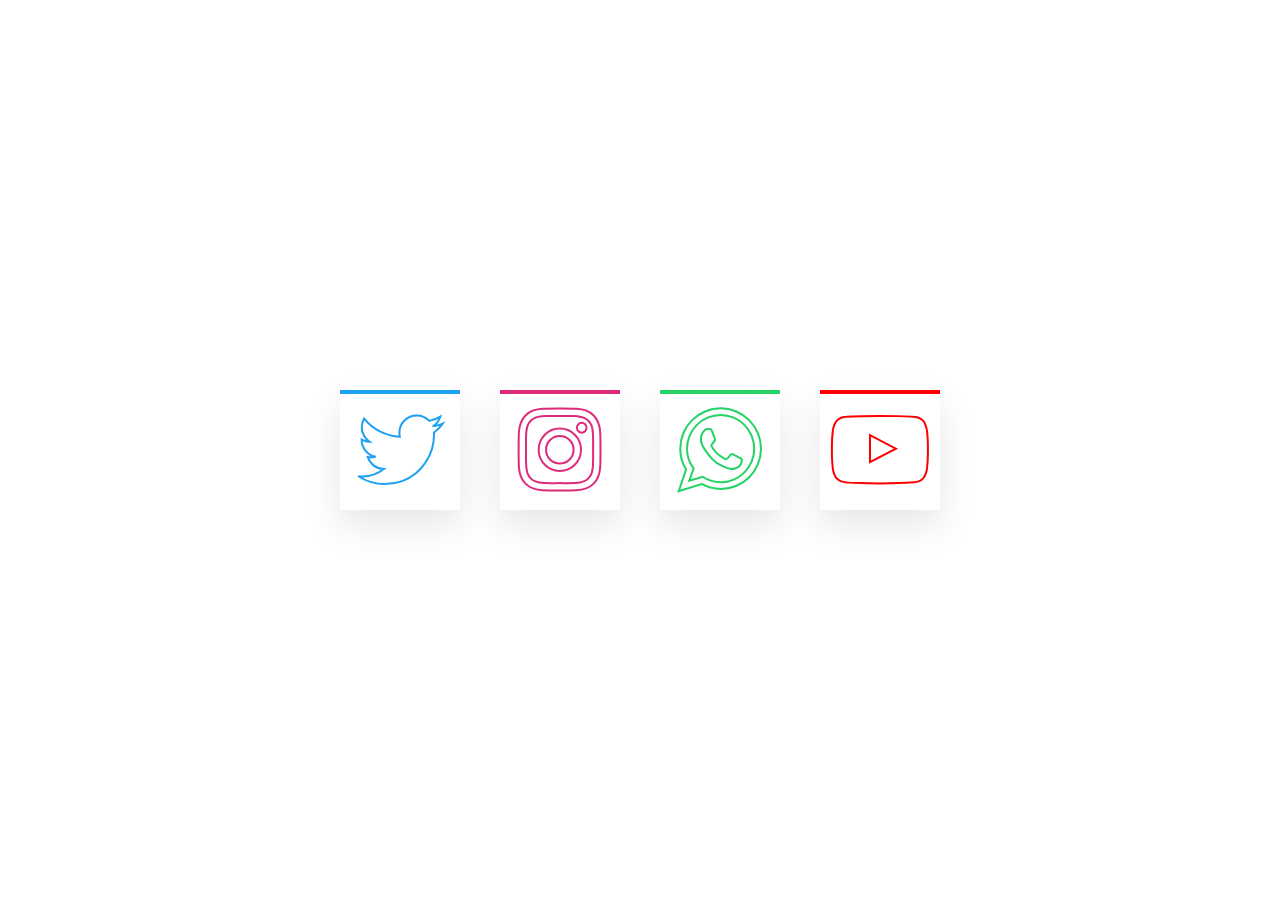
<file: Css magic line hover/index.html>
<!DOCTYPE html>
<html lang="en">
<head>
    <meta charset="UTF-8">
    <meta http-equiv="X-UA-Compatible" content="IE=edge">
    <meta name="viewport" content="width=device-width, initial-scale=1.0">
    <title>Magic Line Icon Hover Effect</title>

    <!-------------------- Font Awesome-------- -->
    <link rel="stylesheet" href="https://cdnjs.cloudflare.com/ajax/libs/font-awesome/4.7.0/css/font-awesome.css" integrity="sha512-5A8nwdMOWrSz20fDsjczgUidUBR8liPYU+WymTZP1lmY9G6Oc7HlZv156XqnsgNUzTyMefFTcsFH/tnJE/+xBg==" crossorigin="anonymous" referrerpolicy="no-referrer" />


    <!-- -------------------------CSS--------------------------- -->
    <link rel="stylesheet" href="style.css">
</head>
<body>
    <ul>
        
            <li style="--clr:#1da1f2"><i class="fa fa-twitter" aria-hidden="true"></i></li>
            <li style="--clr:#dd2a7b"><i class="fa fa-instagram" aria-hidden="true"></i></li>
            <li style="--clr:#25d366"> <i class="fa fa-whatsapp" aria-hidden="true"></i></li>
            <li style="--clr:#ff0000"><i class="fa fa-youtube-play" aria-hidden="true"></i></li>
       
        
    </ul>
</body>
</html>
</file>
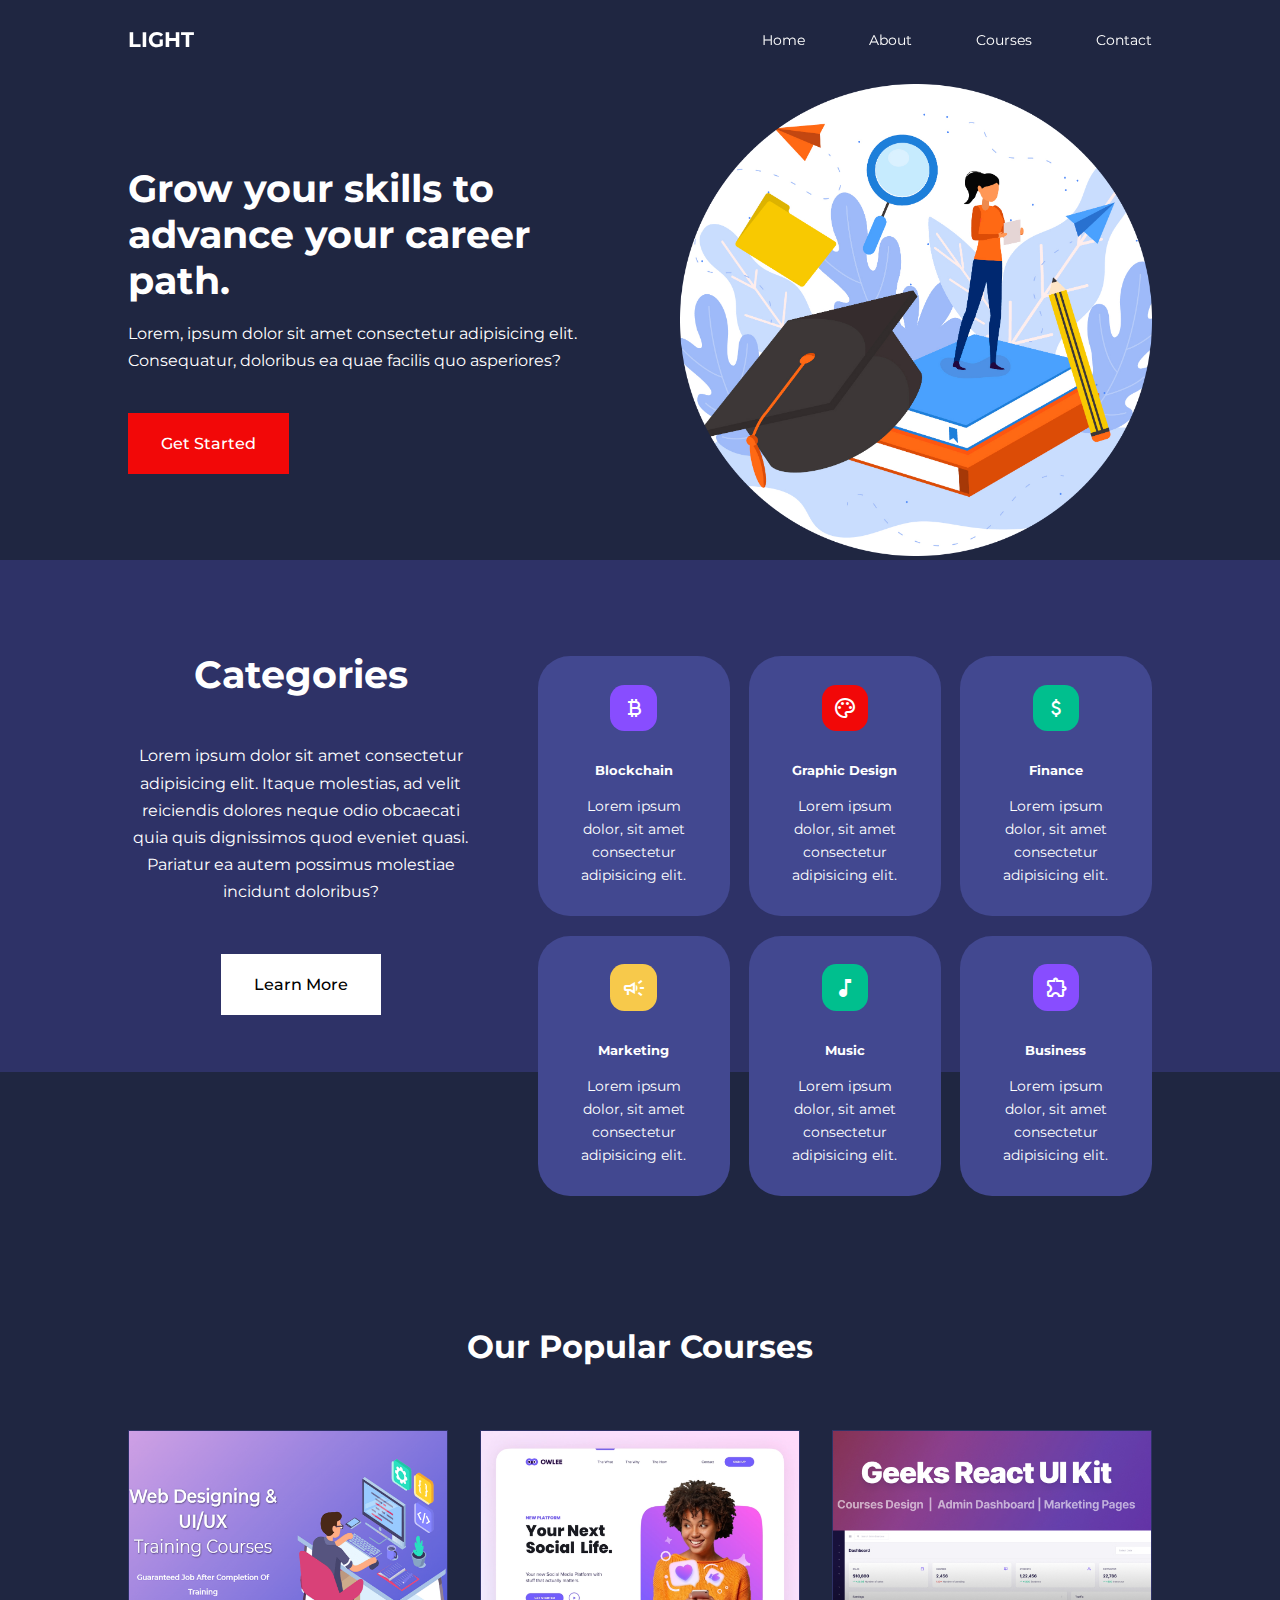
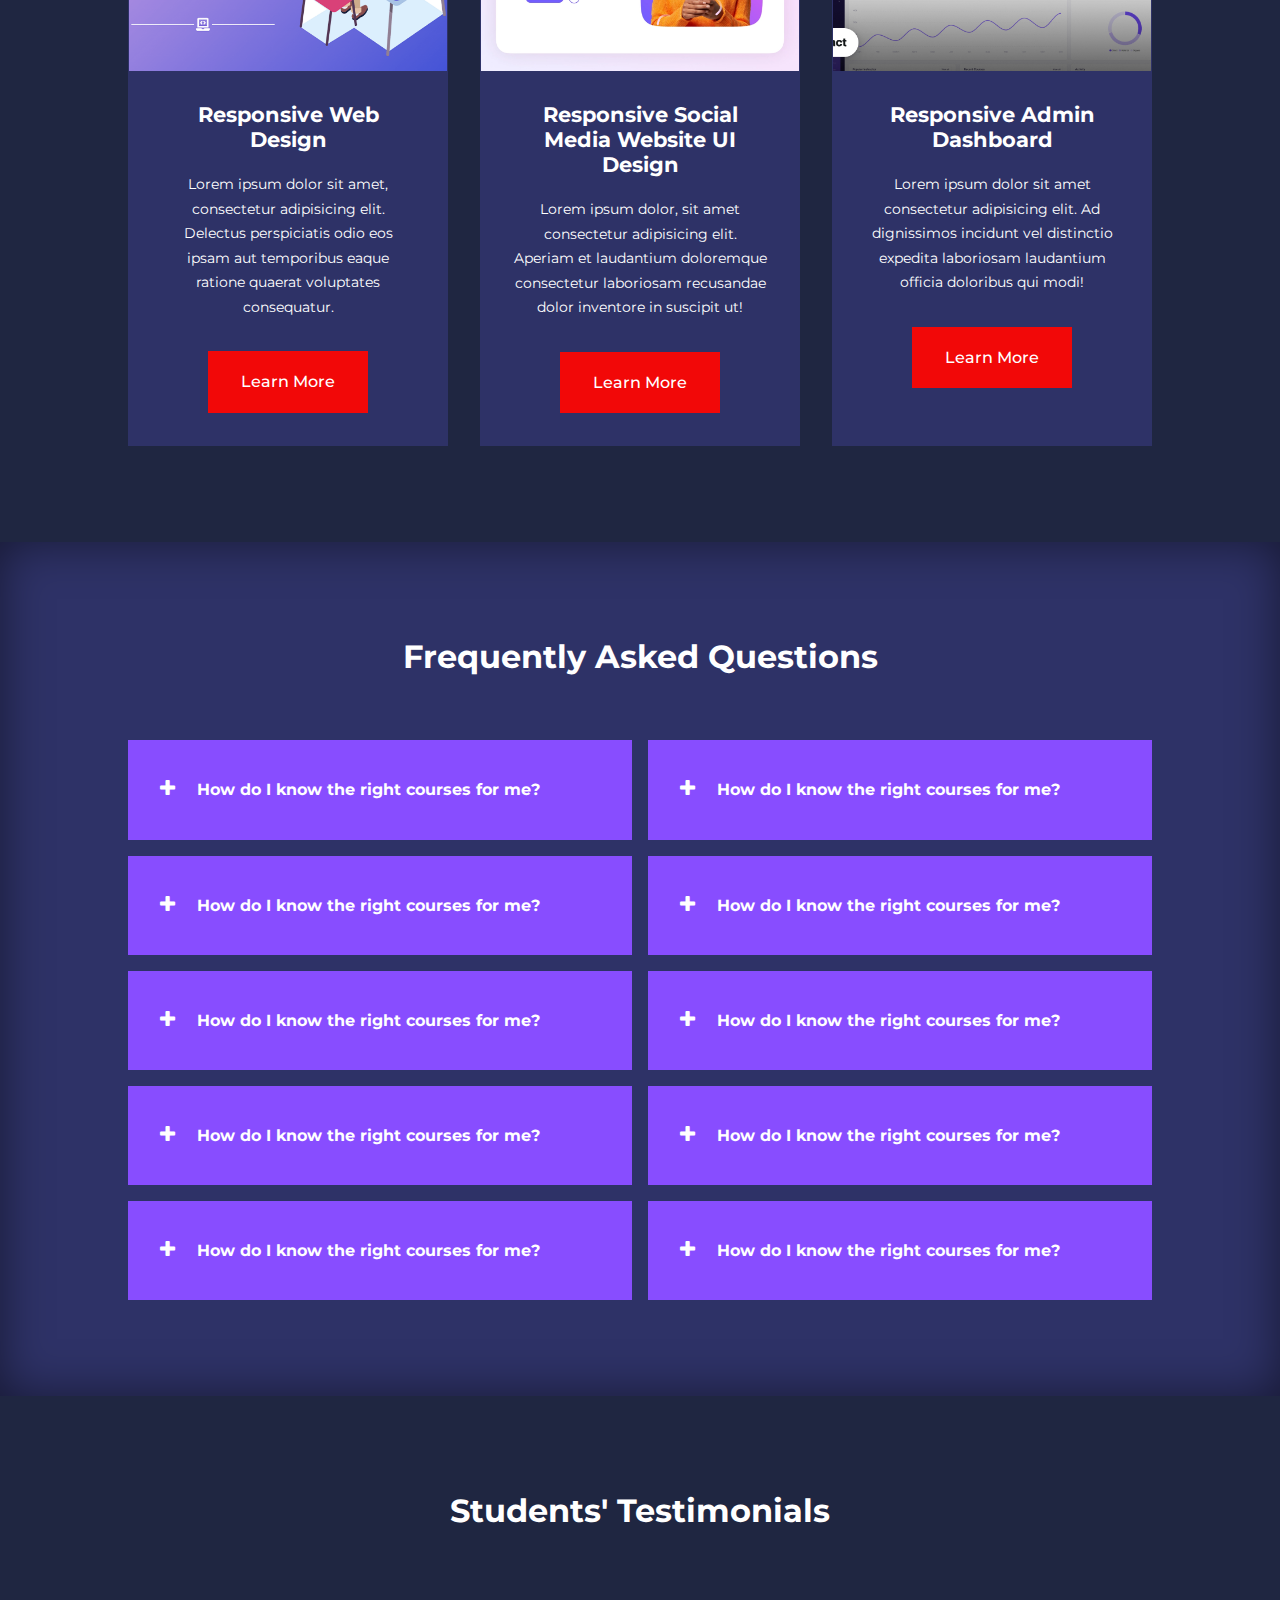
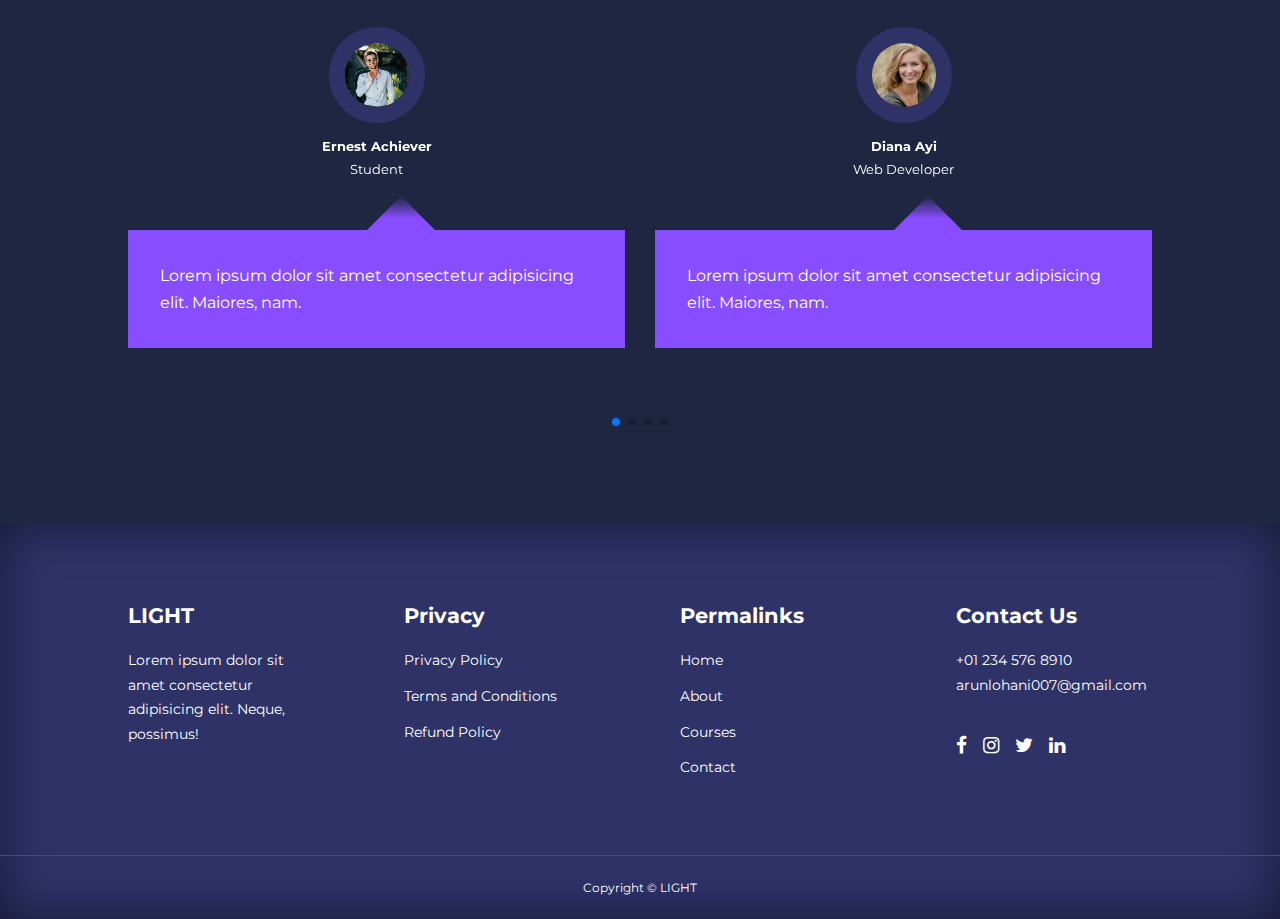
<file: Educational Website/index.html>
<!DOCTYPE html>
<html lang="en">

<head>
    <meta charset="UTF-8">
    <meta http-equiv="X-UA-Compatible" content="IE=edge">
    <meta name="viewport" content="width=device-width, initial-scale=1.0">
    <title>Educational Website</title>
    <!-- ------------------------FONT AWESOME-------------- -->
    <link rel="stylesheet" href="https://cdnjs.cloudflare.com/ajax/libs/font-awesome/4.7.0/css/font-awesome.css"
        integrity="sha512-5A8nwdMOWrSz20fDsjczgUidUBR8liPYU+WymTZP1lmY9G6Oc7HlZv156XqnsgNUzTyMefFTcsFH/tnJE/+xBg=="
        crossorigin="anonymous" referrerpolicy="no-referrer" />
    <!----------------- Material Icons---------------------- -->
    <link rel="stylesheet"
        href="https://fonts.googleapis.com/css2?family=Material+Symbols+Outlined:opsz,wght,FILL,GRAD@20..48,100..700,0..1,-50..200" />
    <!-- ----------------------------Google fonts---------------- -->
    <link rel="preconnect" href="https://fonts.googleapis.com">
    <link rel="preconnect" href="https://fonts.gstatic.com" crossorigin>
    <link href="https://fonts.googleapis.com/css2?family=Montserrat:wght@300;400;500;600;700;800&display=swap"
        rel="stylesheet">

    <!-- -------------------SWIPER JS---------------------------- -->
    <link rel="stylesheet" href="https://cdn.jsdelivr.net/npm/swiper@8/swiper-bundle.min.css" />
    <!-- ------------------------Index Css--------------------------- -->
    <link rel="stylesheet" href="./css/index.css">
<style>

</style>

</head>

<body>
    <!-- ------------------NAVBAR----------------- -->
    <nav>
        <div class="container nav__container">
            <a href="index.html">
                <h4>LIGHT</h4>
            </a>
            <ul class="nav__menu">
                <li style="--i:1"><a href="index.html">Home</a></li>
                <li style="--i:2"><a href="about.html">About</a></li>
                <li style="--i:3"><a href="courses.html">Courses</a></li>
                <li style="--i:4"><a href="contact.html">Contact</a></li>
            </ul>
            <button id="open-menu-btn"><span class="material-symbols-outlined">
                    menu
                </span></button>
            <button id="close-menu-btn"><span class="material-symbols-outlined">
                    close
                </span></button>
        </div>

    </nav>

    <!-- ----------------------------END OF NAVBAR-------------------- -->




    <header>
        <div class="container header__container">
            <div class="header__left">
                <h1>Grow your skills to advance your career path.</h1>
                <p>
                    Lorem, ipsum dolor sit amet consectetur adipisicing elit. Consequatur, doloribus ea quae facilis quo
                    asperiores?
                </p>
                <a href="courses.html" class="btn btn-primary">Get Started</a>
            </div>
            <div class="header__right">
                <div class="header__right-image">
                    <img class="" src="./img/2485257-modified.png" alt="">
                </div>
            </div>

        </div>

    </header>

    <!-- --------------------------------END OF HEADER---------------- -->







    <section class="categories">
        <div class="container categories__container">
            <div class="categories__left">
                <h1>Categories</h1>
                <p>Lorem ipsum dolor sit amet consectetur adipisicing elit. Itaque molestias, ad velit reiciendis
                    dolores neque odio obcaecati quia quis dignissimos quod eveniet quasi. Pariatur ea autem possimus
                    molestiae incidunt doloribus?</p>
                <a href="#" class="btn">Learn More</a>
            </div>
            <div class="categories__right">
                <article class="category">
                    <span class="material-symbols-outlined category__icon">
                        currency_bitcoin
                    </span>
                    <h5>Blockchain</h5>
                    <p>Lorem ipsum dolor, sit amet consectetur adipisicing elit.</p>
                </article>

                <article class="category">
                    <span class="material-symbols-outlined category__icon">
                        palette
                    </span>
                    <h5>Graphic Design</h5>
                    <p>Lorem ipsum dolor, sit amet consectetur adipisicing elit.</p>
                </article>

                <article class="category">
                    <span class="material-symbols-outlined category__icon">
                        attach_money
                    </span>
                    <h5>Finance</h5>
                    <p>Lorem ipsum dolor, sit amet consectetur adipisicing elit.</p>
                </article>

                <article class="category">
                    <span class="material-symbols-outlined category__icon">
                        campaign
                    </span>
                    <h5>Marketing</h5>
                    <p>Lorem ipsum dolor, sit amet consectetur adipisicing elit.</p>
                </article>

                <article class="category">
                    <span class="material-symbols-outlined category__icon">
                        music_note
                    </span>
                    <h5>Music</h5>
                    <p>Lorem ipsum dolor, sit amet consectetur adipisicing elit.</p>
                </article>

                <article class="category">
                    <span class="material-symbols-outlined category__icon">
                        extension
                    </span>
                    <h5>Business</h5>
                    <p>Lorem ipsum dolor, sit amet consectetur adipisicing elit. </p>
                </article>
            </div>
        </div>
    </section>
    <!-- -----------------------------END OF CATEGORIES------------------ -->


    <section class="courses">
        <h2>Our Popular Courses</h2>
        <div class="container courses__container">
            <article class="course">
                <div class="course__image">
                    <img src="./img/course1.png" alt="">
                </div>
                <div class="course__info">
                    <h4>Responsive Web Design</h4>
                    <p>Lorem ipsum dolor sit amet, consectetur adipisicing elit. Delectus perspiciatis odio eos ipsam
                        aut temporibus eaque ratione quaerat voluptates consequatur.</p> <a href="#"
                        class="btn btn-primary">Learn More</a>
                </div>

            </article>



            <article class="course">
                <div class="course__image"><img src="./img/course2.png" alt=""></div>
                <div class="course__info">
                    <h4>Responsive Social Media Website UI Design</h4>
                    <p>Lorem ipsum dolor, sit amet consectetur adipisicing elit. Aperiam et laudantium doloremque
                        consectetur laboriosam recusandae dolor inventore in suscipit ut!</p> <a href="#"
                        class="btn btn-primary">Learn More</a>
                </div>

            </article>



            <article class="course">
                <div class="course__image"><img src="./img/course3.jpg" alt=""></div>
                <div class="course__info">
                    <h4>Responsive Admin Dashboard</h4>
                    <p>Lorem ipsum dolor sit amet consectetur adipisicing elit. Ad dignissimos incidunt vel distinctio
                        expedita laboriosam laudantium officia doloribus qui modi!</p> <a href="#"
                        class="btn btn-primary">Learn More</a>
            </article>
        </div>


        </div>
    </section>


    <!-- -----------------------------END OF COURSES--------------- -->





    <section class="faqs">
        <h2>Frequently Asked Questions</h2>
        <div class="container faqs__container">
            <article class="faq">
                <div class="faq__icon">
                    <i class="fa fa-plus" aria-hidden="true"></i>
                </div>
                <div class="qna">
                    <h4>How do I know the right courses for me?</h4>
                    <p>Lorem ipsum dolor sit amet consectetur adipisicing elit. Ea, non ipsam. Animi quos enim
                        doloremque aliquam culpa aspernatur nobis optio laboriosam! Minus sapiente tempore cumque ullam
                        eum voluptates in? Minima.</p>
                </div>
            </article>


            <article class="faq">
                <div class="faq__icon">
                    <i class="fa fa-plus" aria-hidden="true"></i>
                </div>
                <div class="qna">
                    <h4>How do I know the right courses for me?</h4>
                    <p>Lorem ipsum dolor sit amet consectetur adipisicing elit. Ea, non ipsam. Animi quos enim
                        doloremque aliquam culpa aspernatur nobis optio laboriosam! Minus sapiente tempore cumque ullam
                        eum voluptates in? Minima.</p>
                </div>
            </article>


            <article class="faq">
                <div class="faq__icon">
                    <i class="fa fa-plus" aria-hidden="true"></i>
                </div>
                <div class="qna">
                    <h4>How do I know the right courses for me?</h4>
                    <p>Lorem ipsum dolor sit amet consectetur adipisicing elit. Ea, non ipsam. Animi quos enim
                        doloremque aliquam culpa aspernatur nobis optio laboriosam! Minus sapiente tempore cumque ullam
                        eum voluptates in? Minima.</p>
                </div>
            </article>


            <article class="faq">
                <div class="faq__icon">
                    <i class="fa fa-plus" aria-hidden="true"></i>
                </div>
                <div class="qna">
                    <h4>How do I know the right courses for me?</h4>
                    <p>Lorem ipsum dolor sit amet consectetur adipisicing elit. Ea, non ipsam. Animi quos enim
                        doloremque aliquam culpa aspernatur nobis optio laboriosam! Minus sapiente tempore cumque ullam
                        eum voluptates in? Minima.</p>
                </div>
            </article>


            <article class="faq">
                <div class="faq__icon">
                    <i class="fa fa-plus" aria-hidden="true"></i>
                </div>
                <div class="qna">
                    <h4>How do I know the right courses for me?</h4>
                    <p>Lorem ipsum dolor sit amet consectetur adipisicing elit. Ea, non ipsam. Animi quos enim
                        doloremque aliquam culpa aspernatur nobis optio laboriosam! Minus sapiente tempore cumque ullam
                        eum voluptates in? Minima.</p>
                </div>
            </article>


            <article class="faq">
                <div class="faq__icon">
                    <i class="fa fa-plus" aria-hidden="true"></i>
                </div>
                <div class="qna">
                    <h4>How do I know the right courses for me?</h4>
                    <p>Lorem ipsum dolor sit amet consectetur adipisicing elit. Ea, non ipsam. Animi quos enim
                        doloremque aliquam culpa aspernatur nobis optio laboriosam! Minus sapiente tempore cumque ullam
                        eum voluptates in? Minima.</p>
                </div>
            </article>


            <article class="faq">
                <div class="faq__icon">
                    <i class="fa fa-plus" aria-hidden="true"></i>
                </div>
                <div class="qna">
                    <h4>How do I know the right courses for me?</h4>
                    <p>Lorem ipsum dolor sit amet consectetur adipisicing elit. Ea, non ipsam. Animi quos enim
                        doloremque aliquam culpa aspernatur nobis optio laboriosam! Minus sapiente tempore cumque ullam
                        eum voluptates in? Minima.</p>
                </div>
            </article>


            <article class="faq">
                <div class="faq__icon">
                    <i class="fa fa-plus" aria-hidden="true"></i>
                </div>
                <div class="qna">
                    <h4>How do I know the right courses for me?</h4>
                    <p>Lorem ipsum dolor sit amet consectetur adipisicing elit. Ea, non ipsam. Animi quos enim
                        doloremque aliquam culpa aspernatur nobis optio laboriosam! Minus sapiente tempore cumque ullam
                        eum voluptates in? Minima.</p>
                </div>
            </article>


            <article class="faq">
                <div class="faq__icon">
                    <i class="fa fa-plus" aria-hidden="true"></i>
                </div>
                <div class="qna">
                    <h4>How do I know the right courses for me?</h4>
                    <p>Lorem ipsum dolor sit amet consectetur adipisicing elit. Ea, non ipsam. Animi quos enim
                        doloremque aliquam culpa aspernatur nobis optio laboriosam! Minus sapiente tempore cumque ullam
                        eum voluptates in? Minima.</p>
                </div>
            </article>


            <article class="faq">
                <div class="faq__icon">
                    <i class="fa fa-plus" aria-hidden="true"></i>
                </div>
                <div class="qna">
                    <h4>How do I know the right courses for me?</h4>
                    <p>Lorem ipsum dolor sit amet consectetur adipisicing elit. Ea, non ipsam. Animi quos enim
                        doloremque aliquam culpa aspernatur nobis optio laboriosam! Minus sapiente tempore cumque ullam
                        eum voluptates in? Minima.</p>
                </div>
            </article>
        </div>
    </section>
    <!-- ---------------------------END OF FAQS------------------ -->
    <section class="container testimonial__container mySwiper">
        <h2>Students' Testimonials</h2>
        <div class="swiper-wrapper">
            <article class="testimonial swiper-slide">
                <div class="avatar">
                    <img src="./img/avatar1.jpg">
                </div>
                <div class="testimonial__info">
                    <h5>Ernest Achiever</h5>
                    <small>Student</small>

                </div>
                <div class="testimonial__body">
                    <p>Lorem ipsum dolor sit amet consectetur adipisicing elit. Maiores, nam.</p>
                </div>
            </article>


            <article class="testimonial swiper-slide">
                <div class="avatar">
                    <img src="./img/avatar6.jpg">
                </div>
                <div class="testimonial__info">
                    <h5>Diana Ayi</h5>
                    <small>Web Developer</small>

                </div>
                <div class="testimonial__body">
                    <p>Lorem ipsum dolor sit amet consectetur adipisicing elit. Maiores, nam.</p>
                </div>
            </article>


            <article class="testimonial swiper-slide">
                <div class="avatar">
                    <img src="./img/avatar3.jpg">
                </div>
                <div class="testimonial__info">
                    <h5>Eden Quist</h5>
                    <small>Student</small>

                </div>
                <div class="testimonial__body">
                    <p>Lorem ipsum dolor sit amet consectetur adipisicing elit. Maiores, nam.</p>
                </div>
            </article>


            <article class="testimonial swiper-slide">
                <div class="avatar">
                    <img src="./img/avatar8.jpg">
                </div>
                <div class="testimonial__info">
                    <h5>Adren Chloe</h5>
                    <small>Student</small>

                </div>
                <div class="testimonial__body">
                    <p>Lorem ipsum dolor sit amet consectetur adipisicing elit. Maiores, nam.</p>
                </div>
            </article>


            <article class="testimonial swiper-slide">
                <div class="avatar">
                    <img src="./img/avatar5.jpg">
                </div>
                <div class="testimonial__info">
                    <h5>Jean Smith</h5>
                    <small>Student</small>

                </div>
                <div class="testimonial__body">
                    <p>Lorem ipsum dolor sit amet consectetur adipisicing elit. Maiores, nam.</p>
                </div>
            </article>


        </div>
        <div class="swiper-pagination"></div>
        </div>
    </section>
    <!-- -----------------END OF TESTIMONIAL----------------- -->

    <footer>
        <div class="container footer__container">
            <div class="footer__1">
                <a href="index.html" class="footer__logo">
                    <h4>LIGHT</h4>
                </a>
                <p>Lorem ipsum dolor sit amet consectetur adipisicing elit. Neque, possimus!</p>
            </div>

            <div class="footer__2">
                <h4>Privacy</h4>
                <ul class="privacy">
                    <li><a href="#">Privacy Policy</a></li>
                    <li><a href="#">Terms and Conditions</a></li>
                    <li><a href="#">Refund Policy</a></li>
                  
                </ul>
            </div>
            <div class="footer__3">
                <h4>Permalinks</h4>
                <ul class="permalinks">
                    <li><a href="index.html">Home</a></li>
                    <li><a href="about.html">About</a></li>
                    <li><a href="courses.html">Courses</a></li>
                    <li><a href="contact.html">Contact</a></li>
                </ul>
            </div>
            <div class="footer__4">
                <h4>Contact Us</h4>
               <div>
                <p>+01 234 576 8910</p>
                <p>arunlohani007@gmail.com</p>
               </div>

               <ul class="footer__socials">
                <li><a href="#"><i class="fa fa-facebook-f"></i></a></li>
                <li><a href="#"><i class="fa fa-instagram"></i></a></li>
                <li><a href="#"><i class="fa fa-twitter"></i></a></li>
                <li><a href="#"><i class="fa fa-linkedin"></i></a></li>
               </ul>
            </div>

            
        </div>
        <div class="footer__copyright">
            <small>Copyright &copy; LIGHT</small>
        </div>
    </footer>








    <script src="https://cdn.jsdelivr.net/npm/swiper@8/swiper-bundle.min.js"></script>


    <script src="https://ajax.googleapis.com/ajax/libs/jquery/3.6.0/jquery.min.js"></script>



    <script src="index.js"></script>

    <script>
        var swiper = new Swiper(".mySwiper", {
            slidesPerView: 1,
            spaceBetween: 30,
            pagination: {
                el: ".swiper-pagination",
                clickable: true,
            },
            breakpoints: {
                600: {
                    slidesPerView: 2,
                }
            }
        });
    </script>
</body>

</html>
</file>
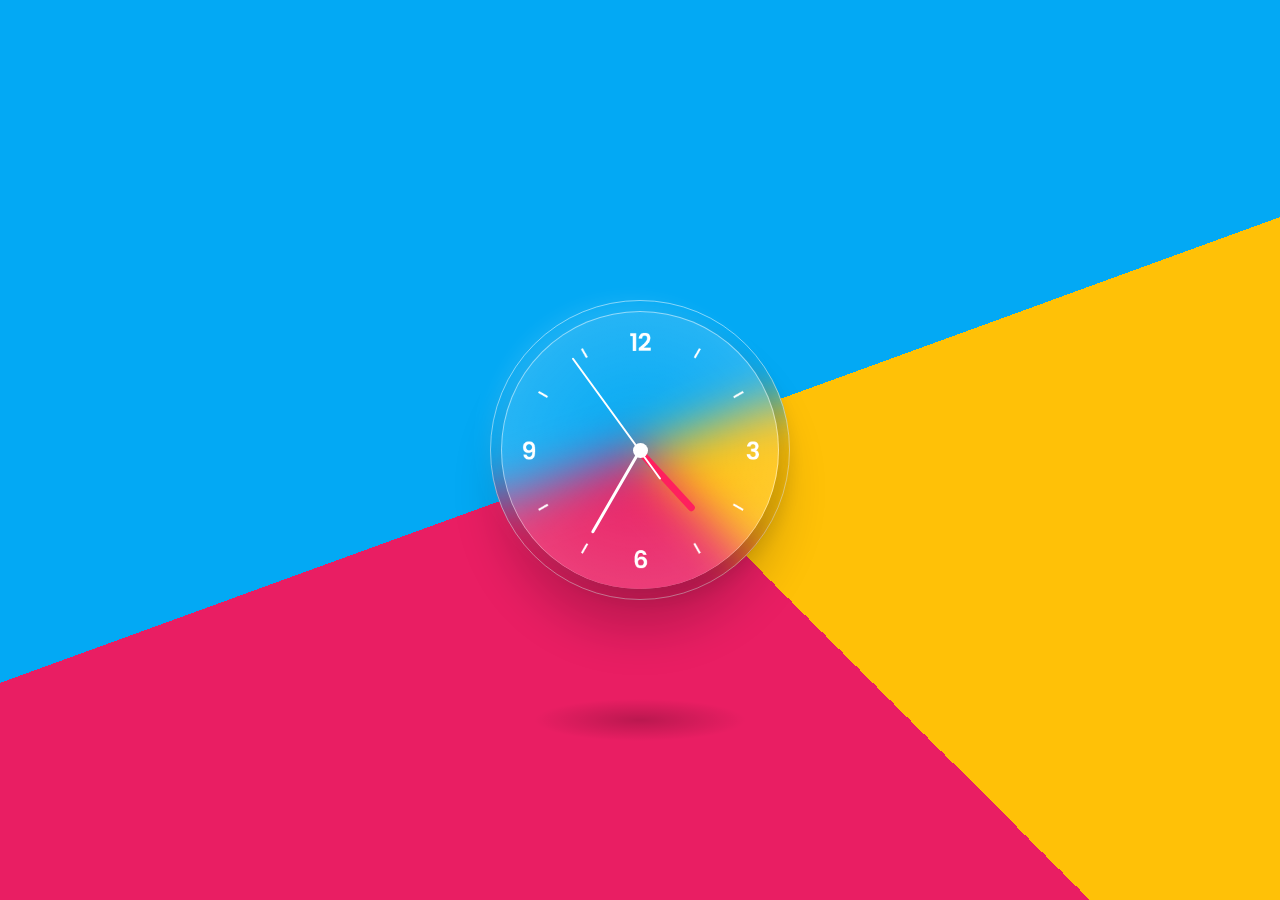
<file: Glassmorphism Analog clock/index.html>
<!DOCTYPE html>
<html lang="en">

<head>
    <meta charset="UTF-8">
    <meta http-equiv="X-UA-Compatible" content="IE=edge">
    <meta name="viewport" content="width=device-width, initial-scale=1.0">
    <title>Glassmorphism Analog Clock</title>
    <link rel="stylesheet" href="style.css">
</head>

<body>
    <div class="container">
        <div class="box">
            <div class="clock">
                <div class="hour">
                    <div class="hr" id="hr"></div>
                </div>
                <div class="min">
                    <div class="mn" id="mn">

                    </div>
                </div>
                <div class="sec">
                    <div class="sc" id="sc">

                    </div>
                </div>
            </div>
        </div>
    </div>

</body>
<script>
    const deg=6;
    const hr=document.querySelector('#hr')
    const mn=document.querySelector('#mn')
    const sc=document.querySelector('#sc')

   
    setInterval(function(){ let day=new Date();
    
    let hh=day.getHours()*30;
    let mm=day.getMinutes()*deg;
    let ss=day.getSeconds()*deg
    
  

    hr.style.transform=`rotateZ(${hh+(mm/12)}deg)`;
    mn.style.transform=`rotateZ(${mm}deg)`;
    sc.style.transform=`rotateZ(${ss}deg)`;})

</script>
</html>
</file>
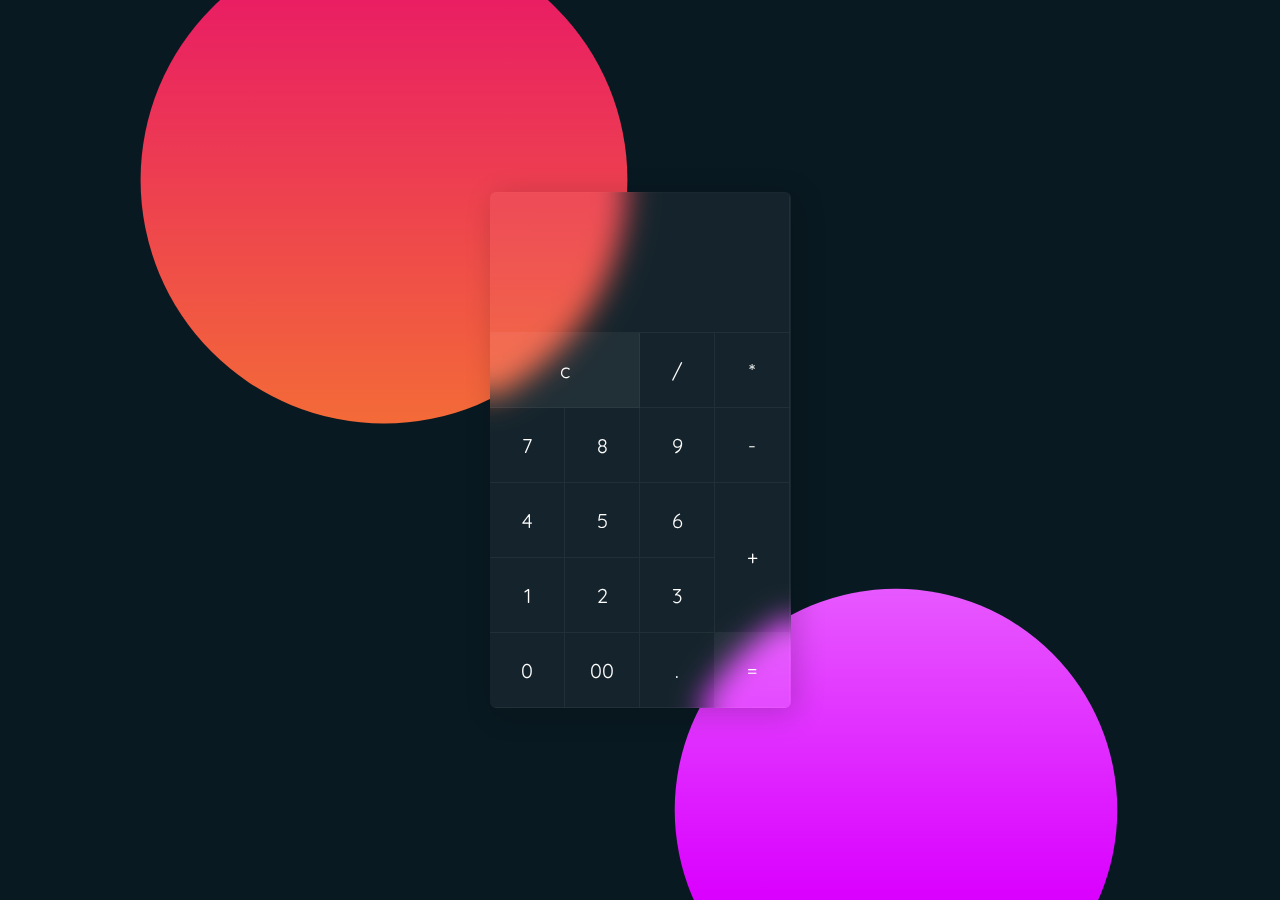
<file: Glassmorphism Calculator/index.html>
<!DOCTYPE html>
<html lang="en">

<head>
    <meta charset="UTF-8">
    <meta http-equiv="X-UA-Compatible" content="IE=edge">
    <meta name="viewport" content="width=device-width, initial-scale=1.0">
    <link rel="stylesheet" href="style.css">
    <title>calculator</title>
</head>

<body>
    <div class="container">
        <form name="calc" class="calculator">
            <input type="text" readonly class="value" name="txt">
            <span class="num clear" onclick="calc.txt.value=''">c</span>
            <span class="num" onclick="document.calc.txt.value +='/'">/</span>
            <span class="num" onclick="document.calc.txt.value +='*'">*</span>
            <span class="num" onclick="document.calc.txt.value +='7'">7</span>
            <span class="num" onclick="document.calc.txt.value +='8'">8</span>
            <span class="num" onclick="document.calc.txt.value +='9'">9</span>
            <span class="num" onclick="document.calc.txt.value +='-'">-</span>
            <span class="num" onclick="document.calc.txt.value +='4'">4</span>
            <span class="num" onclick="document.calc.txt.value +='5'">5</span>
            <span class="num" onclick="document.calc.txt.value +='6'">6</span>
            <span class="num plus" onclick="document.calc.txt.value +='+'">+</span>
            <span class="num" onclick="document.calc.txt.value +='1'">1</span>
            <span class="num" onclick="document.calc.txt.value +='2'">2</span>
            <span class="num" onclick="document.calc.txt.value +='3'">3</span>
            <span class="num" onclick="document.calc.txt.value +='0'">0</span>
            <span class="num" onclick="document.calc.txt.value +='00'">00</span>
        
            <span class="num" onclick="document.calc.txt.value +='.'">.</span>
          
            <span class="num equal" onclick="document.calc.txt.value = eval(calc.txt.value)">=</span>

        </form>
    </div>

    
<script type="text/javascript" src="./vanilla-tilt.js"></script>
<script type="text/javascript">
	VanillaTilt.init(document.querySelector(".container"), {
		max: 25,
		speed: 400,
        glare:true,
        "max-glare":0.2,
	});
    </script>
</body>

</html>
</file>
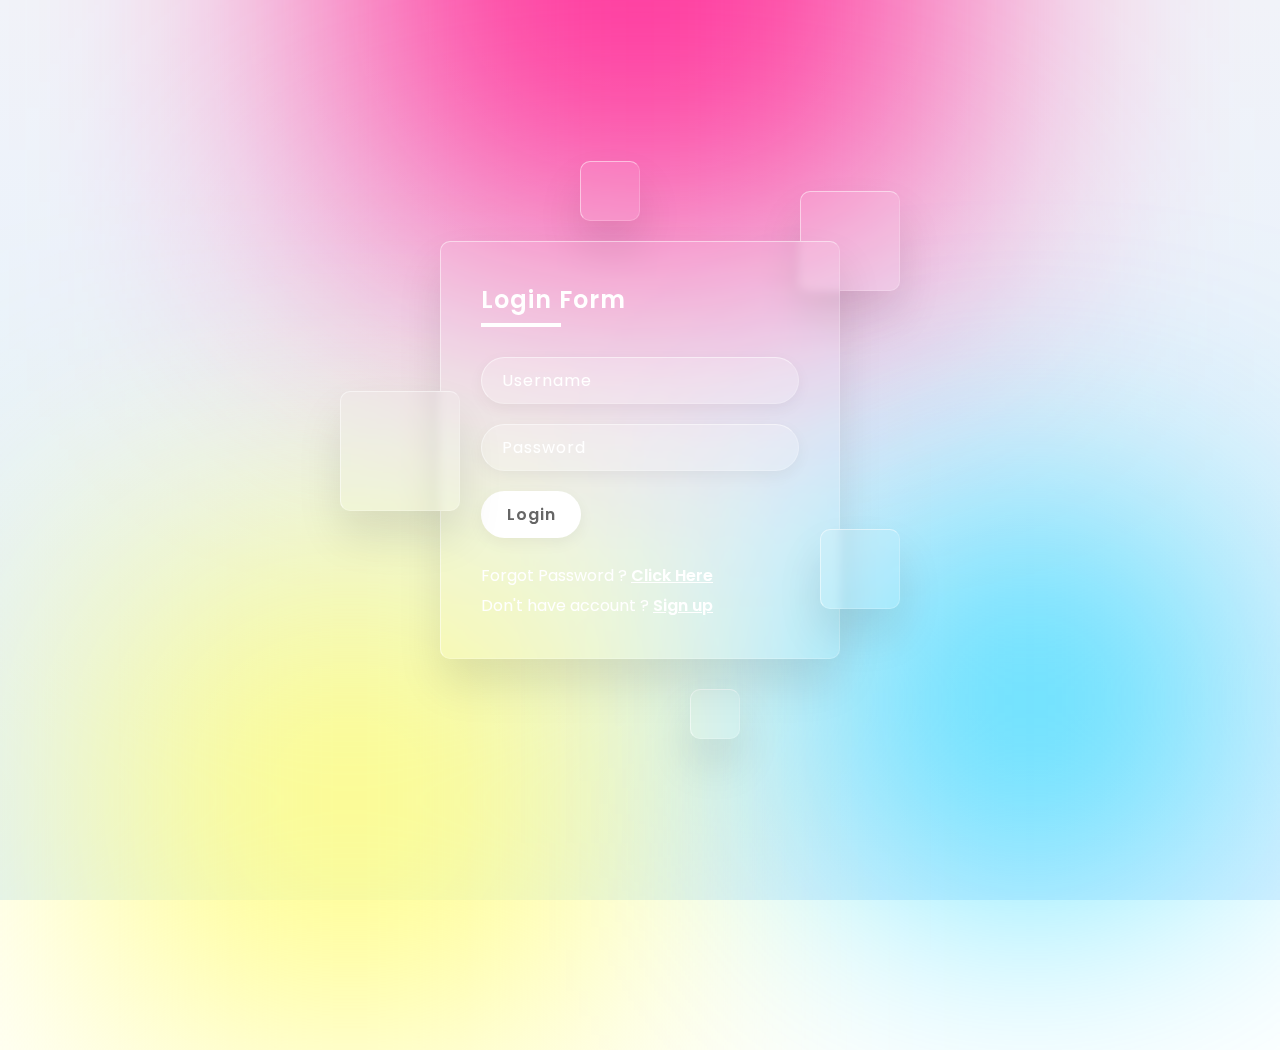
<file: glassmorphism login page/index.html>
<!DOCTYPE html>
<html lang="en">
<head>
    <meta charset="UTF-8">
    <meta http-equiv="X-UA-Compatible" content="IE=edge">
    <meta name="viewport" content="width=device-width, initial-scale=1.0">
    <link rel="stylesheet" href="style.css">
    <title>Glassmorphism login page</title>
</head>
<body>
    <section>
        <div class="color"></div>
        <div class="color"></div>
        <div class="color"></div>
        <div class="box">
            <div class="square" style="--i:0;"></div>
            <div class="square" style="--i:1;"></div>
            <div class="square" style="--i:2;"></div>
            <div class="square" style="--i:3;"></div>
            <div class="square" style="--i:4;"></div>
        
            
            <div class="container">
                <div class="form">
                    <h2>Login Form</h2>
                    <form>
                        <div class="inputBox">
                            <input type="text" placeholder="Username">
                        </div>
                        <div class="inputBox">
                            <input type="password" placeholder="Password">
                        </div>
                        <div class="inputBox">
                            <input type="submit" value="Login">
                        </div>
                        <p class="forget">Forgot Password ? <a href="#">Click Here</a> </p>
                        <p class="forget">Don't have account ? <a href="#">Sign up</a></p>
                    </form>
                </div>
            </div>
        </div>
    </section>
</body>
</html>
</file>
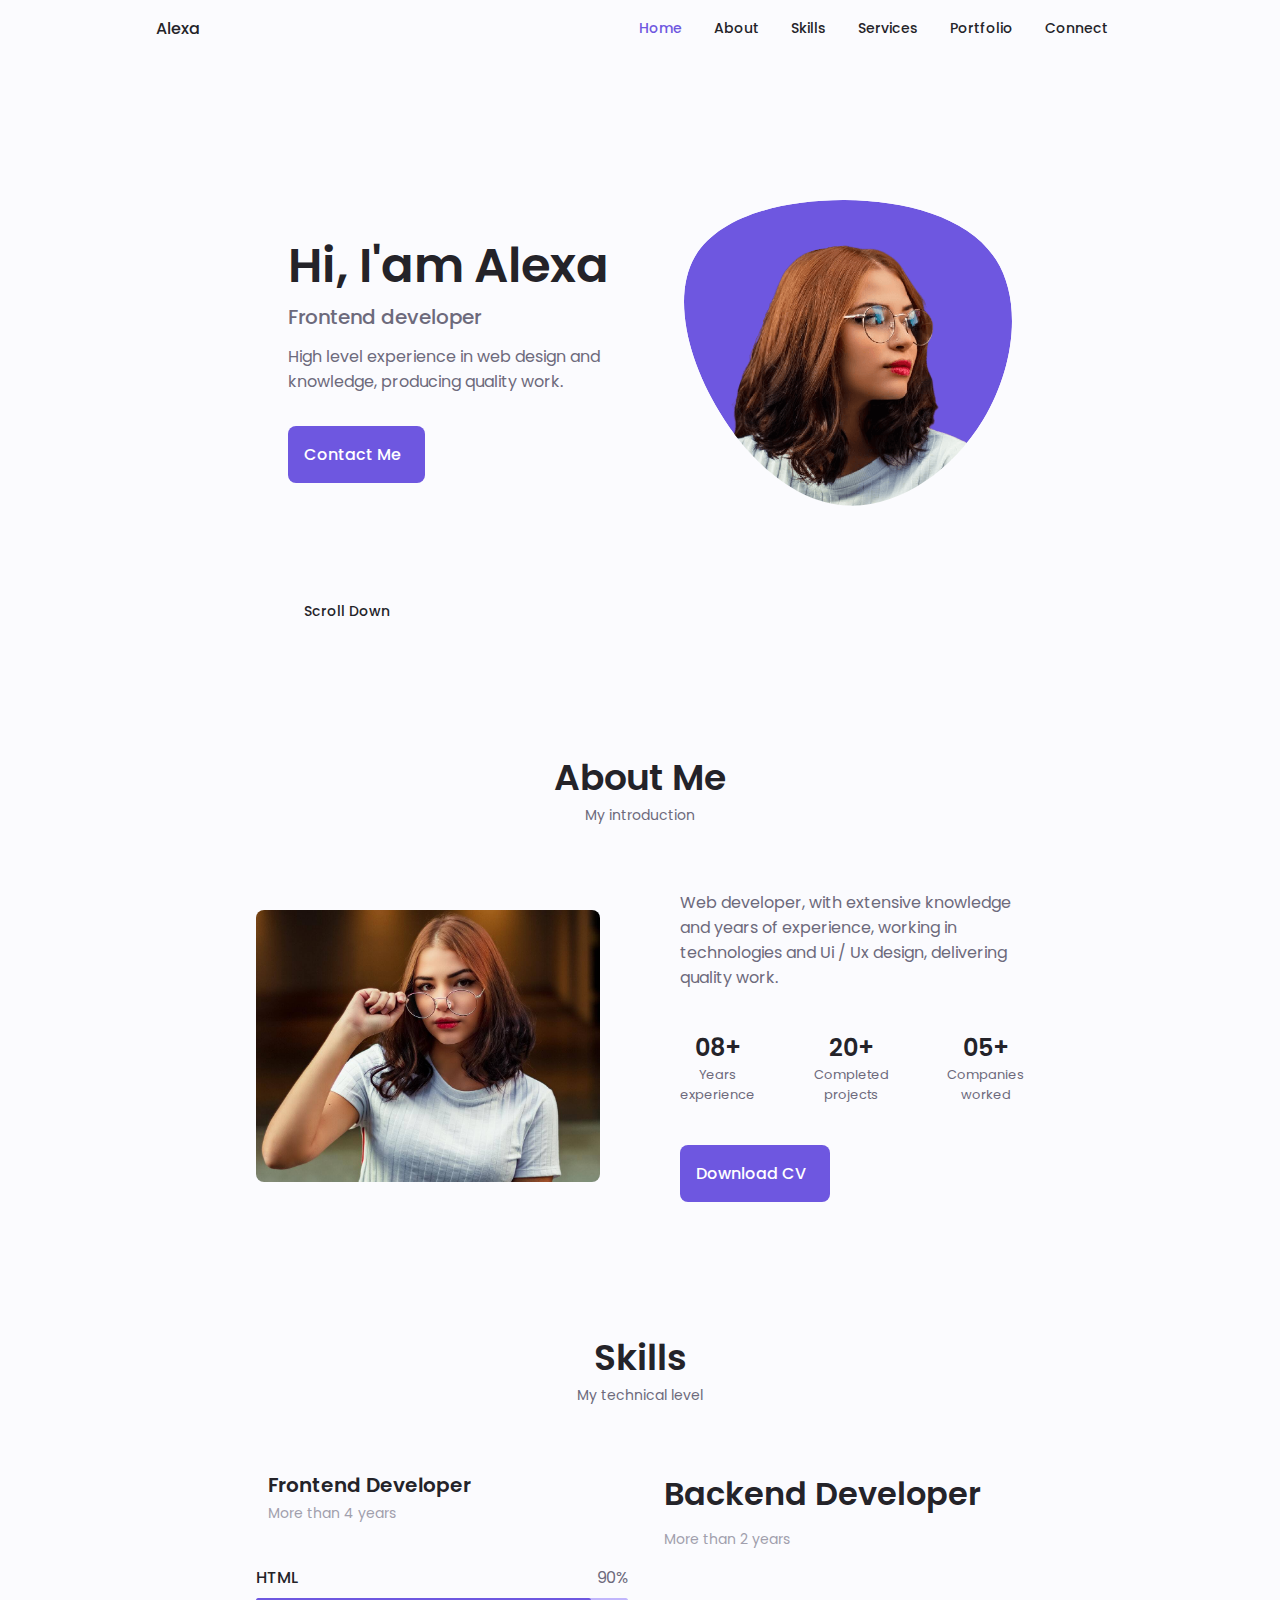
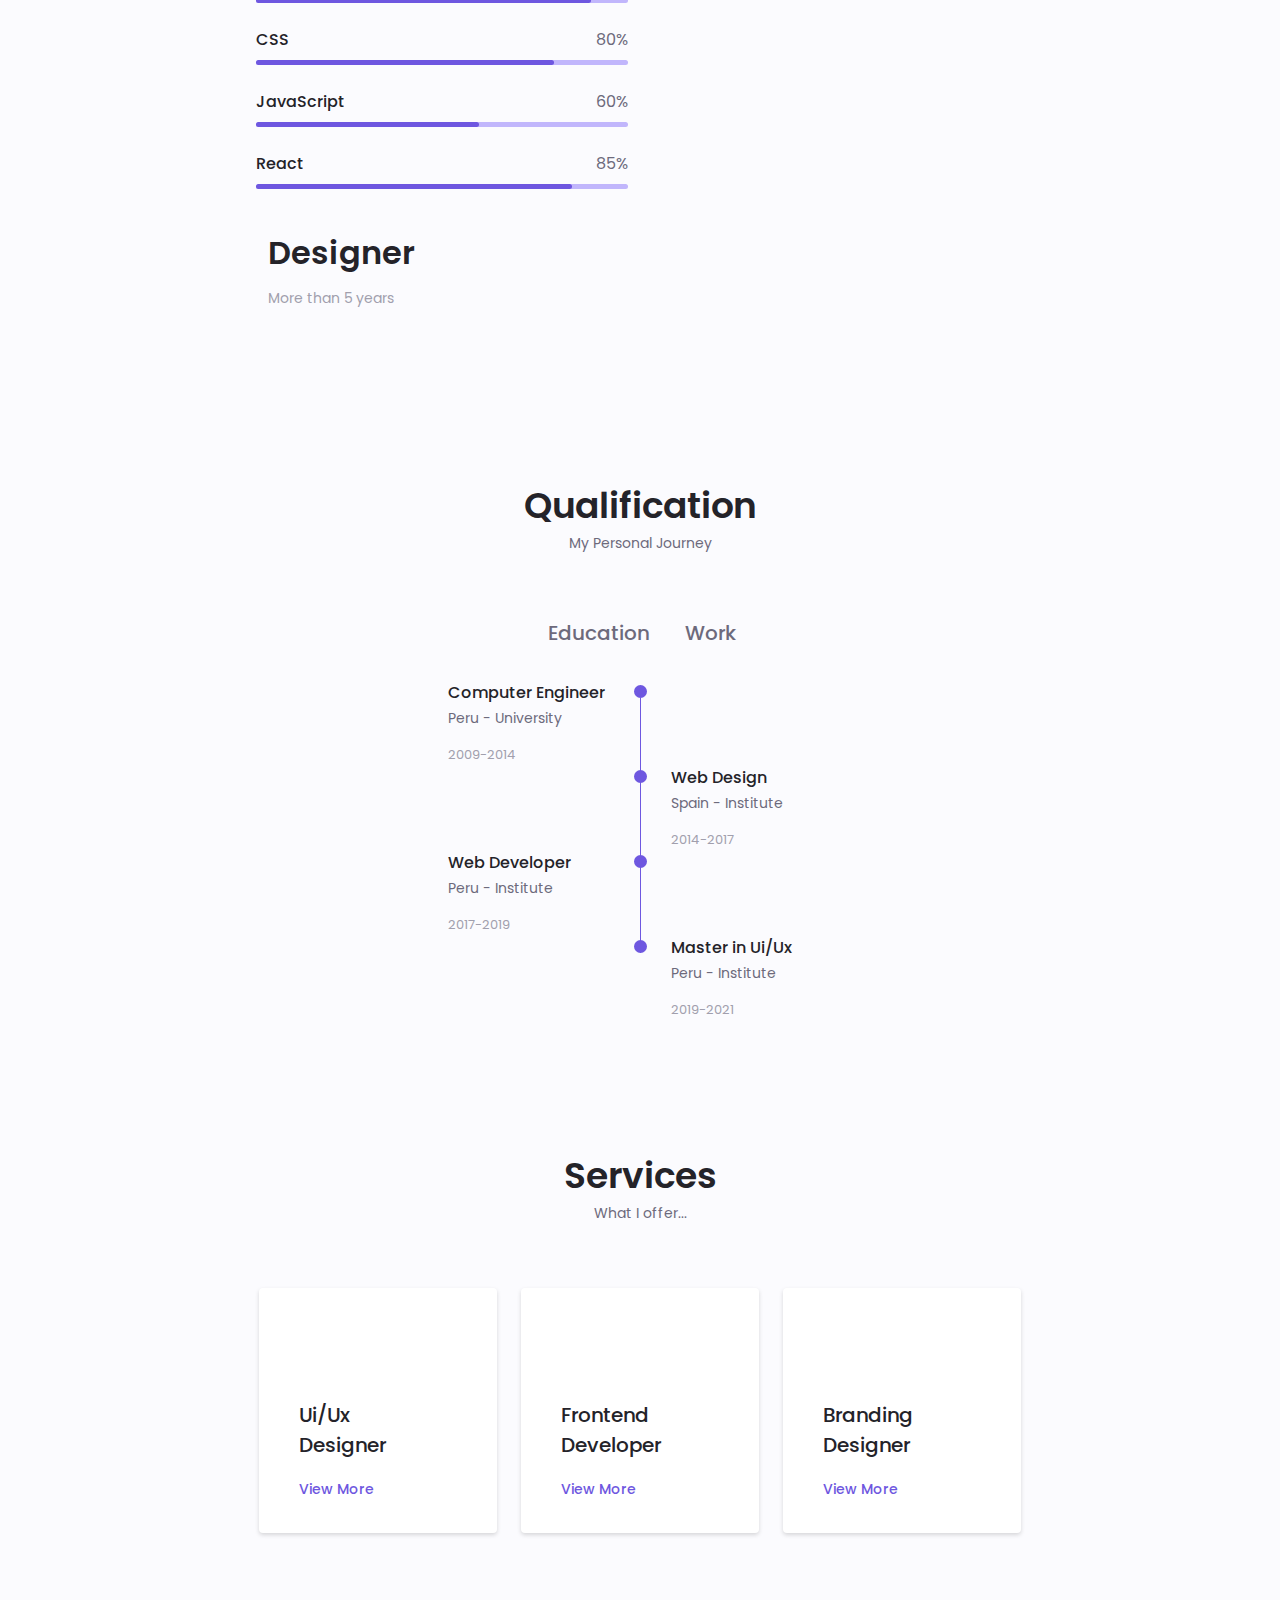
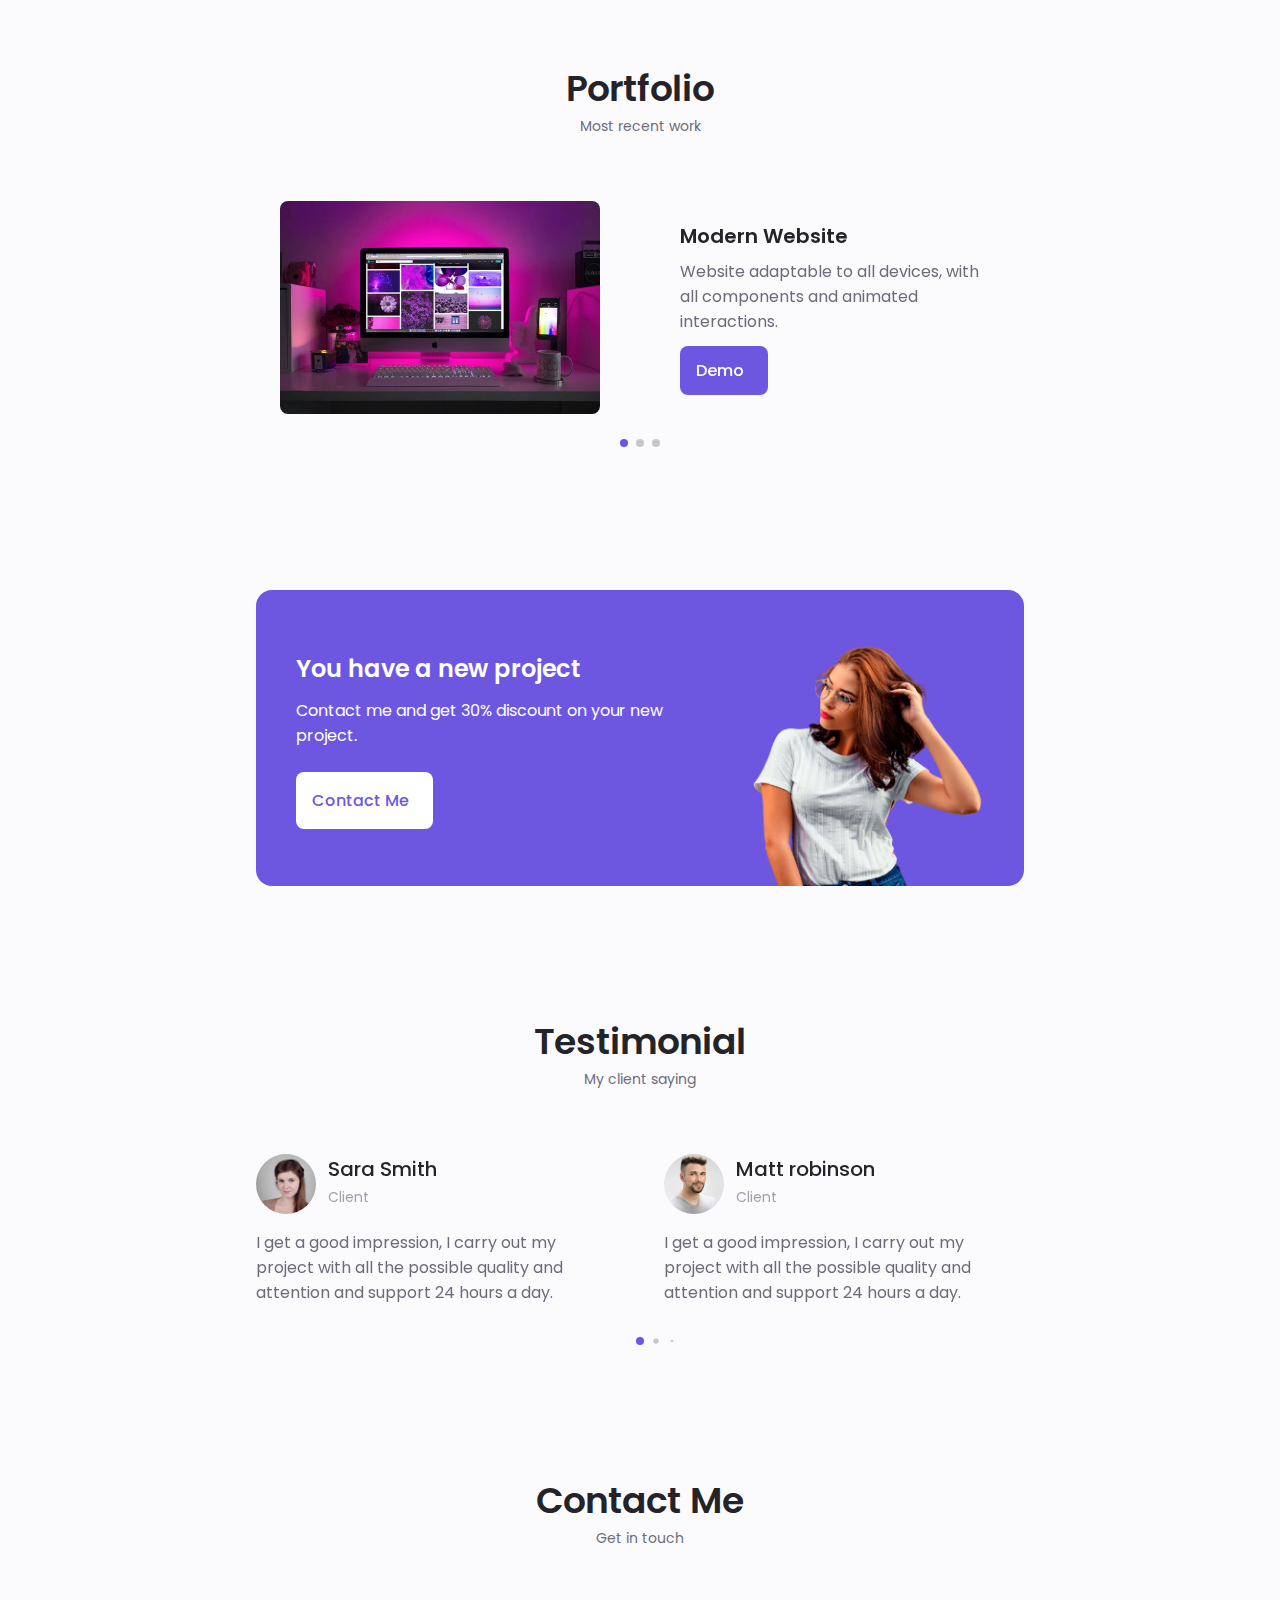
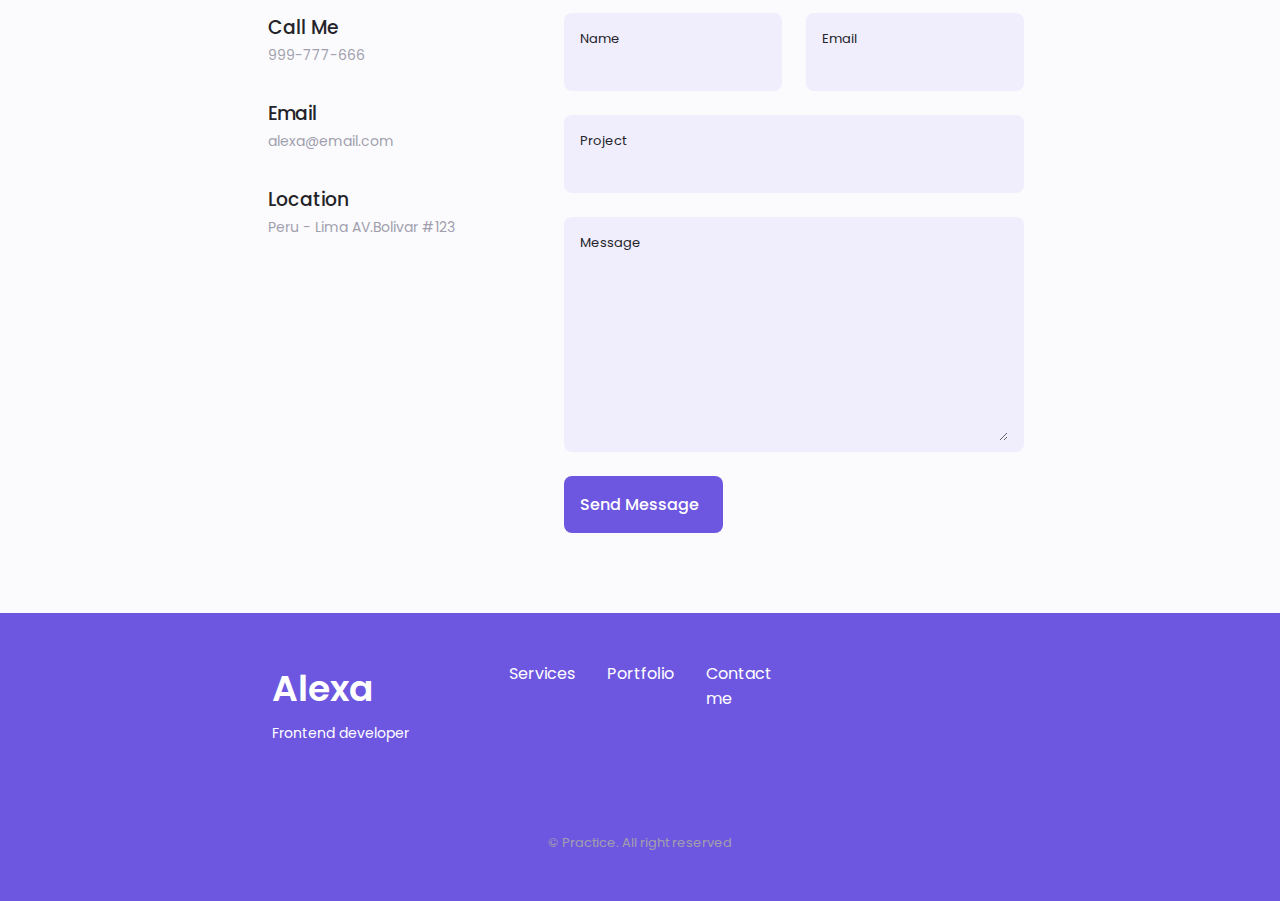
<file: Responsive Personal Portfolio Website/index.html>
<!DOCTYPE html>
<html lang="en">

<head>
    <meta charset="UTF-8">
    <meta http-equiv="X-UA-Compatible" content="IE=edge">
    <meta name="viewport" content="width=device-width, initial-scale=1.0">
    <title>Responsive Personal Portfolio</title>

    <!-- ICON -->
    <link rel="stylesheet" href="https://unicons.iconscout.com/release/v4.0.0/css/line.css">

    <!-- Swiper Css -->

    <link rel="stylesheet" href="swiper-bundle.min.css">

    <!-- CSS -->

    <link rel="stylesheet" href="style.css">



</head>

<body>
    <!-- Header -->
    <header class="header" id="header">
        <nav class="nav container">
            <a href="#" class="nav__logo">Alexa</a>

            <div class="nav__menu" id="nav-menu">
                <ul class="nav__list grid">
                    <li class="nav__item">
                        <a href="#home" class="nav__link active-link"><i class="uil uil-estate nav__icon"></i>Home</a>
                    </li>
                    <li class="nav__item">
                        <a href="#about" class="nav__link"><i class="uil uil-user nav__icon"></i>About</a>
                    </li>
                    <li class="nav__item">
                        <a href="#skills" class="nav__link"><i class="uil uil-file-alt nav__icon"></i>Skills</a>
                    </li>
                    <li class="nav__item">
                        <a href="#services" class="nav__link"><i
                                class="uil uil-briefcase-alt nav__icon"></i>Services</a>
                    </li>
                    <li class="nav__item">
                        <a href="#portfolio" class="nav__link"><i class="uil uil-scenery nav__icon"></i>Portfolio</a>
                    </li>
                    <li class="nav__item">
                        <a href="#contact" class="nav__link"><i class="uil uil-message nav__icon"></i>Connect</a>
                    </li>
                </ul>
                <i class="uil uil-times nav__close" id="nav-close"></i>
            </div>

            <div class="nav__btns">

                <!-- Theme Change button -->
                <i class="uil uil-moon change-theme" id="theme-button"></i>

                <div class="nav__toggle" id="nav-toggle">
                    <i class="uil uil-apps"></i>
                </div>
            </div>
        </nav>
    </header>


    <main class="main">

        <section class="home section" id="home">
            <div class="home__container container grid">
                <div class="home__content grid">
                    <div class="home__social">
                        <a href="https://www.linkedin.com" class="home__social-icon" target="_blank"> <i
                                class="uil uil-linkedin-alt"></i></a>
                        <a href="https://mail.google.com" class="home__social-icon" target="_blank"><i
                                class="uil uil-envelope-alt"></i></a>
                        <a href="https://github.com" class="home__social-icon" target="_blank"><i
                                class="uil uil-github-alt"></i></a>
                    </div>

                    <div class="home__img">
                        <svg class="home__blob" viewBox="0 0 200 187" xmlns="http://www.w3.org/2000/svg"
                            xmlns:xlink="http://www.w3.org/1999/xlink">
                            <mask id="mask0" mask-type="alpha">
                                <path d="M190.312 36.4879C206.582 62.1187 201.309 102.826 182.328 134.186C163.346 165.547 
                            130.807 187.559 100.226 186.353C69.6454 185.297 41.0228 161.023 21.7403 129.362C2.45775 
                            97.8511 -7.48481 59.1033 6.67581 34.5279C20.9871 10.1032 59.7028 -0.149132 97.9666 
                            0.00163737C136.23 0.303176 174.193 10.857 190.312 36.4879Z" />
                            </mask>
                            <g mask="url(#mask0)">
                                <path d="M190.312 36.4879C206.582 62.1187 201.309 102.826 182.328 134.186C163.346 
                            165.547 130.807 187.559 100.226 186.353C69.6454 185.297 41.0228 161.023 21.7403 
                            129.362C2.45775 97.8511 -7.48481 59.1033 6.67581 34.5279C20.9871 10.1032 59.7028 
                            -0.149132 97.9666 0.00163737C136.23 0.303176 174.193 10.857 190.312 36.4879Z" />
                                <image class="home__blob-img" x="12" y="18" href="img/perfil.png" />
                            </g>
                        </svg>
                    </div>

                    <div class="home__data">
                        <h1 class="home__title">Hi, I'am Alexa</h1>
                        <h3 class="home__subtitle">Frontend developer</h3>
                        <p class="home__description">High level experience in web design and knowledge, producing
                            quality work.</p>
                        <a href="#contact" class="button button--flex">Contact Me<i
                                class="uil uil-message button__icon"></i></a>
                    </div>
                </div>

                <div class="home__scroll">
                    <a href="#about" class="home__scroll-button button--flex"><i
                            class="uil uil-mouse-alt home__scroll-mouse"></i>
                        <span class="home__scroll-name">Scroll Down</span>
                        <i class="uil uil-arrow-down home__scroll-arrow"></i></a>
                </div>



            </div>
        </section>


        <!-- ABOUT -->
        <section class="about section" id="about">
            <h2 class="section__title">About Me</h2>
            <span class="section__subtitle">My introduction</span>

            <div class="about__container container grid">
                <img src="img/about.jpg" alt="" class="about__img">

                <div class="about__data">
                    <p class="about__description">Web developer, with extensive knowledge and years of experience,
                        working in technologies and Ui / Ux design, delivering quality work.</p>

                    <div class="about__info">
                        <div>
                            <span class="about__info-title">08+</span>
                            <span class="about__info-name">Years <br>experience</span>
                        </div>
                        <div>
                            <span class="about__info-title">20+</span>
                            <span class="about__info-name">Completed <br>projects</span>
                        </div>
                        <div>
                            <span class="about__info-title">05+</span>
                            <span class="about__info-name">Companies <br>worked</span>
                        </div>
                    </div>

                    <div class="about__buttons">
                        <a href="#" class="button button--flex">Download CV<i
                                class="uil uil-download-alt button__icon"></i></a>
                    </div>
                </div>

            </div>
        </section>

        <!-- Skills -->

        <section class="skills section" id="skills">
            <h2 class="section__title">Skills</h2>
            <span class="section__subtitle">My technical level</span>
            <div class="skills__container container grid">
                <div>

                    <!-- Skill 1 -->
                    <div class="skills__content skills__open">
                        <div class="skills__header">
                            <i class="uil uil-brackets-curly skills__icon"></i>

                            <div>
                                <h1 class="skills__title">Frontend Developer</h1>

                                <span class="skills__subtitle">More than 4 years</span>

                            </div>
                            <i class="uil uil-angle-down skills__arrow"></i>

                        </div>

                        <div class="skills__list grid">
                            <div class="skills__data">
                                <div class="skills__titles">
                                    <h3 class="skills__name">HTML</h3>
                                    <span class="skills__number">90%</span>

                                </div>
                                <div class="skills__bar">
                                    <span class="skills__percentage skills__html"></span>
                                </div>
                            </div>
                            <div class="skills__data">
                                <div class="skills__titles">
                                    <h3 class="skills__name">CSS</h3>
                                    <span class="skills__number">80%</span>

                                </div>
                                <div class="skills__bar">
                                    <span class="skills__percentage skills__css"></span>
                                </div>
                            </div>
                            <div class="skills__data">
                                <div class="skills__titles">
                                    <h3 class="skills__name">JavaScript</h3>
                                    <span class="skills__number">60%</span>

                                </div>
                                <div class="skills__bar">
                                    <span class="skills__percentage skills__js"></span>
                                </div>
                            </div>
                            <div class="skills__data">
                                <div class="skills__titles">
                                    <h3 class="skills__name">React</h3>
                                    <span class="skills__number">85%</span>

                                </div>
                                <div class="skills__bar">
                                    <span class="skills__percentage skills__react"></span>
                                </div>
                            </div>

                        </div>
                    </div>
                </div>
                <div>
                    <!-- Skill 2 -->
                    <div class="skills__content skills__close">
                        <div class="skills__header">
                            <i class="uil uil-server-network skills__icon"></i>

                            <div>
                                <h1 class="skills__titles">Backend Developer</h1>

                                <span class="skills__subtitle">More than 2 years</span>

                            </div>
                            <i class="uil uil-angle-down skills__arrow"></i>

                        </div>

                        <div class="skills__list grid">
                            <div class="skills__data">
                                <div class="skills__titles">
                                    <h3 class="skills__name">PHP</h3>
                                    <span class="skills__number">80%</span>

                                </div>
                                <div class="skills__bar">
                                    <span class="skills__percentage skills__php"></span>
                                </div>
                            </div>
                            <div class="skills__data">
                                <div class="skills__titles">
                                    <h3 class="skills__name">Node Js</h3>
                                    <span class="skills__number">70%</span>

                                </div>
                                <div class="skills__bar">
                                    <span class="skills__percentage skills__node"></span>
                                </div>
                            </div>
                            <div class="skills__data">
                                <div class="skills__titles">
                                    <h3 class="skills__name">Firebase</h3>
                                    <span class="skills__number">90%</span>

                                </div>
                                <div class="skills__bar">
                                    <span class="skills__percentage skills__firebase"></span>
                                </div>
                            </div>
                            <div class="skills__data">
                                <div class="skills__titles">
                                    <h3 class="skills__name">Python</h3>
                                    <span class="skills__number">55%</span>

                                </div>
                                <div class="skills__bar">
                                    <span class="skills__percentage skills__python"></span>
                                </div>
                            </div>

                        </div>
                    </div>




                </div>

                <div>
                    <!-- Skill 3 -->
                    <div class="skills__content skills__close">
                        <div class="skills__header">
                            <i class="uil uil-swatchbook skills__icon"></i>

                            <div>
                                <h1 class="skills__titles">Designer</h1>

                                <span class="skills__subtitle">More than 5 years</span>

                            </div>
                            <i class="uil uil-angle-down skills__arrow"></i>

                        </div>

                        <div class="skills__list grid">
                            <div class="skills__data">
                                <div class="skills__titles">
                                    <h3 class="skills__name">Figma</h3>
                                    <span class="skills__number">80%</span>

                                </div>
                                <div class="skills__bar">
                                    <span class="skills__percentage skills__figma"></span>
                                </div>
                            </div>
                            <div class="skills__data">
                                <div class="skills__titles">
                                    <h3 class="skills__name">Sketch</h3>
                                    <span class="skills__number">85%</span>

                                </div>
                                <div class="skills__bar">
                                    <span class="skills__percentage skills__sketch"></span>
                                </div>
                            </div>
                            <div class="skills__data">
                                <div class="skills__titles">
                                    <h3 class="skills__name">Photoshop</h3>
                                    <span class="skills__number">90%</span>

                                </div>
                                <div class="skills__bar">
                                    <span class="skills__percentage skills__photoshop"></span>
                                </div>
                            </div>


                        </div>
                    </div>




                </div>
        </section>


        <!-- Qualification -->

        <section class="qualification section">
            <h2 class="section__title">Qualification</h2>
            <span class="section__subtitle">My Personal Journey</span>
            <div class="qualification__container container">
                <div class="qualification__tabs">
                    <div class="qualification__button button--flex qualification__active" data-target="#education">
                        <i class="uil uil-graduation-cap qualification__icon"></i>
                        Education
                    </div>
                    <div class="qualification__button button--flex" data-target="#work">
                        <i class="uil uil-briefcase-alt qualification__icon"></i>
                        Work
                    </div>
                </div>

                <div class="qualification__sections">

                    <!-- Qualification Content 1 -->
                    <div class="qualification__content qualification__active" data-content id="education">
                        <!-- Qualification 1 -->
                        <div class="qualification__data">
                            <div>
                                <h3 class="qualification__title">Computer Engineer</h3>
                                <span class="qualification__subtitle">Peru - University</span>
                                <div class="qualification__calendar">
                                    <i class="uil uil-calender"></i>
                                    2009-2014
                                </div>
                            </div>

                            <div>
                                <span class="qualification__rounder"></span>
                                <span class="qualification__line"></span>
                            </div>
                        </div>

                        <!-- Qualification 2 -->
                        <div class="qualification__data">
                            <div></div>
                            <div>
                                <span class="qualification__rounder"></span>
                                <span class="qualification__line"></span>
                            </div>
                            <div>
                                <h3 class="qualification__title"> Web Design</h3>
                                <span class="qualification__subtitle">Spain - Institute</span>
                                <div class="qualification__calendar">
                                    <i class="uil uil-calender"></i>
                                    2014-2017
                                </div>
                            </div>


                        </div>

                        <!-- Qualification 3 -->
                        <div class="qualification__data">
                            <div>
                                <h3 class="qualification__title">Web Developer</h3>
                                <span class="qualification__subtitle">Peru - Institute</span>
                                <div class="qualification__calendar">
                                    <i class="uil uil-calender"></i>
                                    2017-2019
                                </div>
                            </div>

                            <div>
                                <span class="qualification__rounder"></span>
                                <span class="qualification__line"></span>
                            </div>
                        </div>

                        <!-- Qualification 4 -->
                        <div class="qualification__data">
                            <div></div>
                            <div>
                                <span class="qualification__rounder"></span>
                                <!-- <span class="qualification__line"></span> -->
                            </div>
                            <div>
                                <h3 class="qualification__title">Master in Ui/Ux</h3>
                                <span class="qualification__subtitle">Peru - Institute</span>
                                <div class="qualification__calendar">
                                    <i class="uil uil-calender"></i>
                                    2019-2021
                                </div>
                            </div>


                        </div>
                    </div>


                    <!-- Qualification Content 2 -->
                    <div class="qualification__content" data-content id="work">
                        <!-- Qualification 1 -->
                        <div class="qualification__data">
                            <div>
                                <h3 class="qualification__title">Software Engineer</h3>
                                <span class="qualification__subtitle">Microsoft Peru</span>
                                <div class="qualification__calendar">
                                    <i class="uil uil-calender"></i>
                                    2016-2018
                                </div>
                            </div>

                            <div>
                                <span class="qualification__rounder"></span>
                                <span class="qualification__line"></span>
                            </div>
                        </div>

                        <!-- Qualification 2 -->
                        <div class="qualification__data">
                            <div></div>
                            <div>
                                <span class="qualification__rounder"></span>
                                <span class="qualification__line"></span>
                            </div>
                            <div>
                                <h3 class="qualification__title"> FrontEnd Developer</h3>
                                <span class="qualification__subtitle">Apple Inc - Spain</span>
                                <div class="qualification__calendar">
                                    <i class="uil uil-calender"></i>
                                    2018-2020
                                </div>
                            </div>


                        </div>

                        <!-- Qualification 3 -->
                        <div class="qualification__data">
                            <div>
                                <h3 class="qualification__title">Ui Designer</h3>
                                <span class="qualification__subtitle">Figma - Spain</span>
                                <div class="qualification__calendar">
                                    <i class="uil uil-calender"></i>
                                    2021 to date
                                </div>
                            </div>

                            <div>
                                <span class="qualification__rounder"></span>
                                <!-- <span class="qualification__line"></span> -->
                            </div>
                        </div>
                    </div>


                </div>
            </div>
        </section>

        <!-- Services -->
        <section class="services section" id="services">
            <h2 class="section__title">Services </h2>
            <span class="section__subtitle">What I offer...</span>

            <div class="services__container container grid">
                <!-- Service 1 -->
                <div class="services__content">
                    <div>
                        <i class="uil uil-web-grid services__icon"></i>
                        <h3 class="services__title">Ui/Ux <br>Designer</h3>
                    </div>
                    <span class="button button--flex button--small button--link services__button">
                        View More<i class="uil uil-arrow-right button__icon"></i>
                    </span>
                    <div class="services__modal">
                        <div class="services__modal-content">
                            <h4 class="services__modal-title">Ui/Ux<br>Designer</h4>
                            <i class="uil uil-times services__modal-close"></i>
                            <ul class="services__modal-services grid">
                                <li class="services__modal-service">
                                    <i class="uil uil-check-circle services__modal-icon"></i>
                                    <p>I develop the user interface.</p>
                                </li>
                                <li class="services__modal-service">
                                    <i class="uil uil-check-circle services__modal-icon"></i>
                                    <p>Web page development.</p>
                                </li>
                                <li class="services__modal-service">
                                    <i class="uil uil-check-circle services__modal-icon"></i>
                                    <p>I create ux element interactions.</p>
                                </li>
                                <li class="services__modal-service">
                                    <i class="uil uil-check-circle services__modal-icon"></i>
                                    <p>I position your company brand.</p>
                                </li>
                            </ul>
                        </div>
                    </div>
                </div>

                <!-- Service 2 -->
                <div class="services__content">
                    <div>
                        <i class="uil uil-arrow services__icon"></i>
                        <h3 class="services__title">Frontend <br>Developer</h3>
                    </div>
                    <span class="button button--flex button--small button--link services__button">
                        View More<i class="uil uil-arrow-right button__icon"></i>
                    </span>
                    <div class="services__modal">
                        <div class="services__modal-content">
                            <h4 class="services__modal-title">Frontend <br>Developer</h4>
                            <i class="uil uil-times services__modal-close"></i>
                            <ul class="services__modal-services grid">
                                <li class="services__modal-service">
                                    <i class="uil uil-check-circle services__modal-icon"></i>
                                    <p>I develop the user interface.</p>
                                </li>
                                <li class="services__modal-service">
                                    <i class="uil uil-check-circle services__modal-icon"></i>
                                    <p>Web page development.</p>
                                </li>
                                <li class="services__modal-service">
                                    <i class="uil uil-check-circle services__modal-icon"></i>
                                    <p>I create ux element interactions.</p>
                                </li>
                                <li class="services__modal-service">
                                    <i class="uil uil-check-circle services__modal-icon"></i>
                                    <p>I position your company brand.</p>
                                </li>
                            </ul>
                        </div>
                    </div>
                </div>

                <!-- Service 3 -->
                <div class="services__content">
                    <div>
                        <i class="uil uil-pen services__icon"></i>
                        <h3 class="services__title">Branding <br>Designer</h3>
                    </div>
                    <span class="button button--flex button--small button--link services__button">
                        View More<i class="uil uil-arrow-right button__icon"></i>
                    </span>
                    <div class="services__modal">
                        <div class="services__modal-content">
                            <h4 class="services__modal-title">Branding <br>Designer</h4>
                            <i class="uil uil-times services__modal-close"></i>
                            <ul class="services__modal-services grid">
                                <li class="services__modal-service">
                                    <i class="uil uil-check-circle services__modal-icon"></i>
                                    <p>I develop the user interface.</p>
                                </li>
                                <li class="services__modal-service">
                                    <i class="uil uil-check-circle services__modal-icon"></i>
                                    <p>Web page development.</p>
                                </li>
                                <li class="services__modal-service">
                                    <i class="uil uil-check-circle services__modal-icon"></i>
                                    <p>I create ux element interactions.</p>
                                </li>
                                <li class="services__modal-service">
                                    <i class="uil uil-check-circle services__modal-icon"></i>
                                    <p>I position your company brand.</p>
                                </li>
                            </ul>
                        </div>
                    </div>
                </div>
            </div>
        </section>

        <!-- Portfolio -->

        <section class="portfolio section" id="portfolio">
            <h2 class="section__title">Portfolio</h2>
            <span class="section__subtitle">Most recent work</span>
            <div class="portfolio__container container swiper">
                <div class="swiper-wrapper">
                    <!-- Portfolio 1 -->
                    <div class="portfolio__content grid swiper-slide">
                        <img src="img/portfolio1.jpg" alt="" class="portfolio__img">
                        <div class="portfolio__data">
                            <h3 class="portfolio__title">Modern Website</h3>
                            <p class="portfolio__description">Website adaptable to all devices, with all components and
                                animated interactions.</p>
                            <a href="#" class="button button--flex button--small portfolio__button">
                                Demo<i class="uil uil-arrow-right button__icon"></i>
                            </a>
                        </div>
                    </div>






                    <!-- Portfolio 2 -->
                    <div class="portfolio__content grid swiper-slide">
                        <img src="img/portfolio2.jpg" alt="" class="portfolio__img">
                        <div class="portfolio__data">
                            <h3 class="portfolio__title">Brand Design</h3>
                            <p class="portfolio__description">Website adaptable to all devices, with all components and
                                animated interactions.</p>
                            <a href="#" class="button button--flex button--small portfolio__button">
                                Demo<i class="uil uil-arrow-right button__icon"></i>
                            </a>
                        </div>
                    </div>



                    <!-- Portfolio 3 -->
                    <div class="portfolio__content grid swiper-slide">
                        <img src="img/portfolio3.jpg" alt="" class="portfolio__img">
                        <div class="portfolio__data">
                            <h3 class="portfolio__title">Online Store</h3>
                            <p class="portfolio__description">Website adaptable to all devices, with all components and
                                animated interactions.</p>
                            <a href="#" class="button button--flex button--small portfolio__button">
                                Demo<i class="uil uil-arrow-right button__icon"></i>
                            </a>
                        </div>
                    </div>
                </div>
                <div class="swiper-button-next">
                    <i class="uil uil-angle-right-b swiper-portfolio-icon"></i>
                </div>
                <div class="swiper-button-prev">
                    <i class="uil uil-angle-left-b swiper-portfolio-icon"></i>
                </div>
                <div class="swiper-pagination"></div>
            </div>
        </section>

        <!-- Project in Mind -->
        <section class="project section">
            <div class="project__bg">
                <div class="project__container container grid">
                    <div class="project__data">
                        <h2 class="project__title">
                            You have a new project

                        </h2>
                        <p class="project__description">Contact me and get 30% discount on your new project.</p>
                        <a href="#contact" class="button button--flex button--white">Contact Me<i
                                class="uil uil-message project__icon button__icon"></i></a>
                    </div>

                    <img src="img/project.png" alt="" class="project__img">
                </div>
            </div>
        </section>


        <!-- Testimonials -->

        <section class="testimonial section">
            <h2 class="section__title">Testimonial</h2>
            <span class="section__subtitle">My client saying</span>

            <div class="testimonial__container container swiper">

                <div class="swiper-wrapper">

                    <!-- Testimonial 1 -->

                    <div class="testimonial__content swiper-slide">
                        <div class="testimonial__data">
                            <div class="testimonial__header">
                                <img src="img/testimonial1.jpg" alt="" class="testimonial__img">

                                <div>
                                    <h3 class="testimonial__name">Sara Smith</h3>
                                    <span class="testimonial__client">Client</span>
                                </div>
                            </div>

                            <div>
                                <i class="uil uil-star testimonial__icon-star"></i>
                                <i class="uil uil-star testimonial__icon-star"></i>
                                <i class="uil uil-star testimonial__icon-star"></i>
                                <i class="uil uil-star testimonial__icon-star"></i>
                                <i class="uil uil-star testimonial__icon-star"></i>
                            </div>
                        </div>

                        <p class="testimonial__description">
                            I get a good impression, I carry out my project with all the possible quality and attention
                            and support 24 hours a day.
                        </p>
                    </div>

                    <!-- Testimonial 2 -->

                    <div class="testimonial__content swiper-slide">
                        <div class="testimonial__data">
                            <div class="testimonial__header">
                                <img src="img/testimonial2.jpg" alt="" class="testimonial__img">

                                <div>
                                    <h3 class="testimonial__name">Matt robinson</h3>
                                    <span class="testimonial__client">Client</span>
                                </div>
                            </div>

                            <div>
                                <i class="uil uil-star testimonial__icon-star"></i>
                                <i class="uil uil-star testimonial__icon-star"></i>
                                <i class="uil uil-star testimonial__icon-star"></i>
                                <i class="uil uil-star testimonial__icon-star"></i>
                                <i class="uil uil-star testimonial__icon-star"></i>
                            </div>
                        </div>

                        <p class="testimonial__description">
                            I get a good impression, I carry out my project with all the possible quality and attention
                            and support 24 hours a day.
                        </p>
                    </div>

                    <!-- Testimonial 3 -->

                    <div class="testimonial__content swiper-slide">
                        <div class="testimonial__data">
                            <div class="testimonial__header">
                                <img src="img/testimonial3.jpg" alt="" class="testimonial__img">

                                <div>
                                    <h3 class="testimonial__name">Raul Harris</h3>
                                    <span class="testimonial__client">Client</span>
                                </div>
                            </div>

                            <div>
                                <i class="uil uil-star testimonial__icon-star"></i>
                                <i class="uil uil-star testimonial__icon-star"></i>
                                <i class="uil uil-star testimonial__icon-star"></i>
                                <i class="uil uil-star testimonial__icon-star"></i>
                                <i class="uil uil-star testimonial__icon-star"></i>
                            </div>
                        </div>

                        <p class="testimonial__description">
                            I get a good impression, I carry out my project with all the possible quality and attention
                            and support 24 hours a day.
                        </p>
                    </div>
                </div>

                <div class="swiper-pagination swiper-pagination-testimonial"></div>

            </div>
        </section>

        <!-- Contact Me -->
        <section class="contact section" id="contact">
            <h2 class="section__title">Contact Me

            </h2>

            <span class="section__subtitle">Get in touch</span>


            <div class="contact__container container grid">
                <div>

                    <div class="contact__information">
                        <i class="uil uil-phone contact__icon"></i>

                        <div>
                            <h3 class="contact__title">Call Me</h3>
                            <span class="contact__subtitle">999-777-666</span>
                        </div>
                    </div>

                    <div class="contact__information">
                        <i class="uil uil-envelope contact__icon"></i>

                        <div>
                            <h3 class="contact__title">Email</h3>
                            <span class="contact__subtitle">alexa@email.com</span>
                        </div>
                    </div>

                    <div class="contact__information">
                        <i class="uil uil-map-marker contact__icon"></i>

                        <div>
                            <h3 class="contact__title">Location</h3>
                            <span class="contact__subtitle">Peru - Lima AV.Bolivar #123</span>
                        </div>
                    </div>

                </div>

                <form action="" class="contact__form grid">

                    <div class="contact__inputs grid">
                        <div class="contact__content">
                            <label for="" class="contact__label">Name</label>
                            <input type="text" name="" id="" class="contact__input">
                        </div>
                        <div class="contact__content">
                            <label for="" class="contact__label">Email</label>
                            <input type="email" class="contact__input" name="" id="">
                        </div>
                    </div>
                    <div class="contact__content">
                        <label for="" class="contact__label">Project</label>
                        <input type="text" class="contact__input" name="" id="">
                    </div>
                    <div class="contact__content">
                        <label for="" class="contact__label">Message</label>
                        <textarea name="" id="" cols="0" rows="7" class="contact__input"></textarea>
                    </div>

                    <div>
                        <a href="#" class="button button--flex">Send Message
                            <i class="uil uil-message button__icon"></i>
                        </a>
                    </div>
                </form>
            </div>
        </section>



    </main>

    <!-- Footer -->

    <footer class="footer">
        <div class="footer__bg">
            <div class="footer__container container grid">
                <div>
                    <h1 class="footer__title">Alexa</h1>
                    <span class="footer__subtitle">Frontend developer</span>

                </div>
                <ul class="footer__links">
                    <li>
                        <a href="#services" class="footer__link">Services</a>
                    </li>
                    <li>
                        <a href="#portfolio" class="footer__link">Portfolio</a>
                    </li>
                    <li>
                        <a href="#contact" class="footer__link">Contact me</a>
                    </li>
                </ul>
                <div class="footer__socials">
                    <a href="https://www.facebook.com" target="_blank" class="footer__social">

                        <i class="uil uil-facebook-f"></i>

                    </a>
                    <a href="https://www.instagram.com" target="_blank" class="footer__social">
                        <i class="uil uil-instagram"></i>
                        
                    </a>
                    <a href="https://twitter.com" target="_blank" class="footer__social">
                        <i class="uil uil-twitter-alt"></i>
                        
                    </a>
                </div>
            </div>

            <p class="footer__copy">&#169; Practice. All right reserved</p>
        </div>
    </footer>

    <!-- Scroll Top -->
    <a href="#" class="scrollup" id="scroll-up">
        <i class="uil uil-arrow-up scrollup_icon"></i>
    </a>

    <!-- Swiper Js -->
    <script src="swiper-bundle.min.js"></script>



    <!-- Js -->

    <script src="index.js"></script>
</body>

</html>
</file>
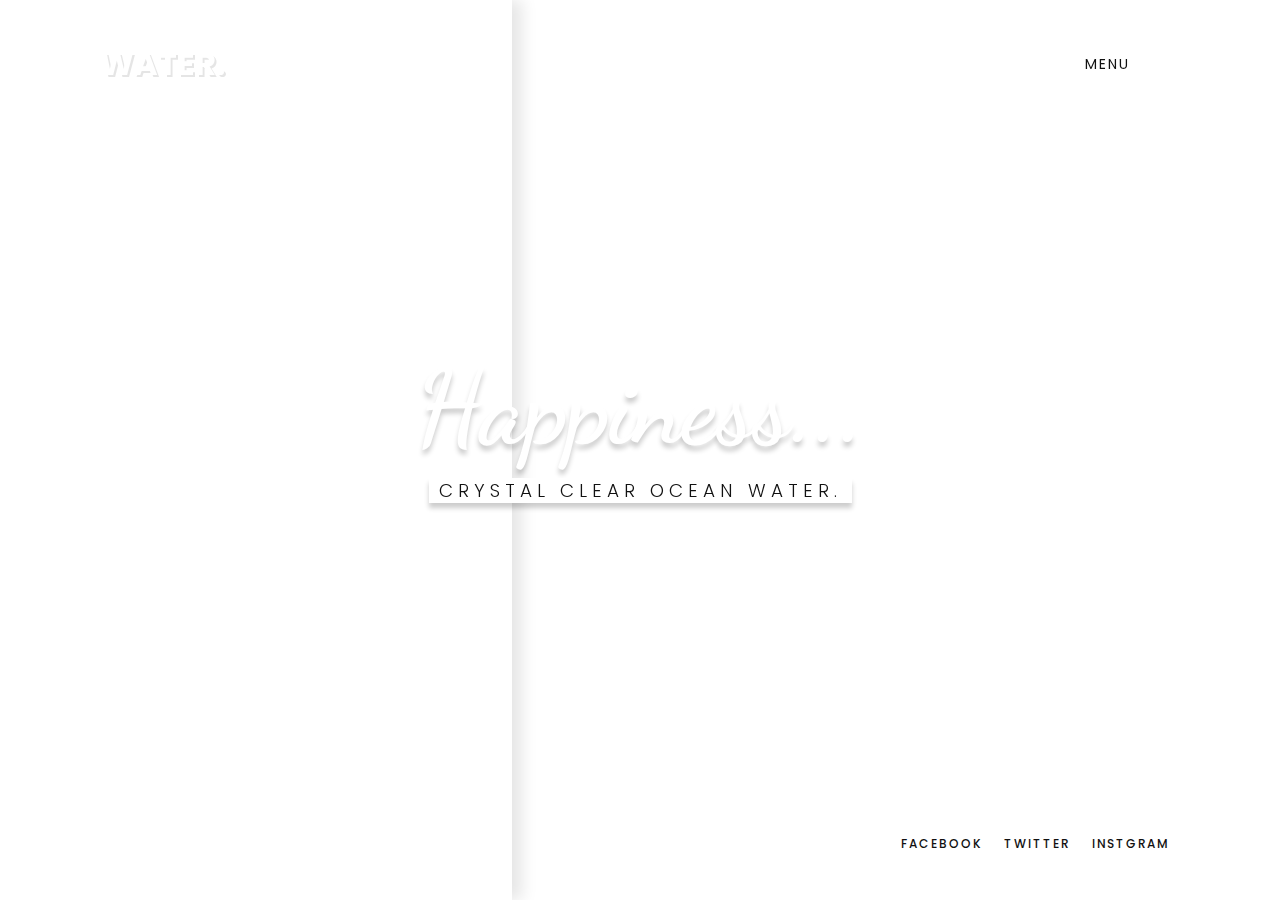
<file: Semi Transparent Glass website Ui design/index.htm>
<!DOCTYPE html>
<html lang="en">

<head>
    <meta charset="UTF-8">
    <meta http-equiv="X-UA-Compatible" content="IE=edge">
    <meta name="viewport" content="width=device-width, initial-scale=1.0">

    <link rel="stylesheet" href="style.css">
    <title>SemiTransparent Glass Website UI Design</title>
</head>

<body>

    <section>
        <header>
            <a href="#" class="logo">Water.</a>
            <div class="toggle" onclick="menuToggle()"></div>
        </header>
        <div class="glass"></div>
        <div class="content">
            <h2>Happiness...<br><span>Crystal Clear Ocean Water.</span></h2>
        </div>
        <video class="video" src="https://vimeo.com/548972607" autoplay muted loop></video>
        <ul class="sci">
            <li style="--i:1"><a href="#">FaceBook</a>
            </li>
            <li style="--i:2"><a href="#">Twitter</a>
            </li>
            <li style="--i:3"><a href="#">Instgram</a>
            </li>
        </ul>

        <ul class="navigation">
            <li style="--i:1"><a href="#">Home</a></li>
            <li style="--i:2"><a href="#">About</a></li>
            <li style="--i:3"><a href="#">Contact</a></li>
            <li style="--i:4"><a href="#">Tour</a></li>
        </ul>

    </section>



    <script>
        function menuToggle() {
            const toggleMenu = document.querySelector('.toggle'); const section = document.querySelector('section');
            toggleMenu.classList.toggle('active');
            section.classList.toggle('active');
        }
    </script>
</body>

</html>
</file>
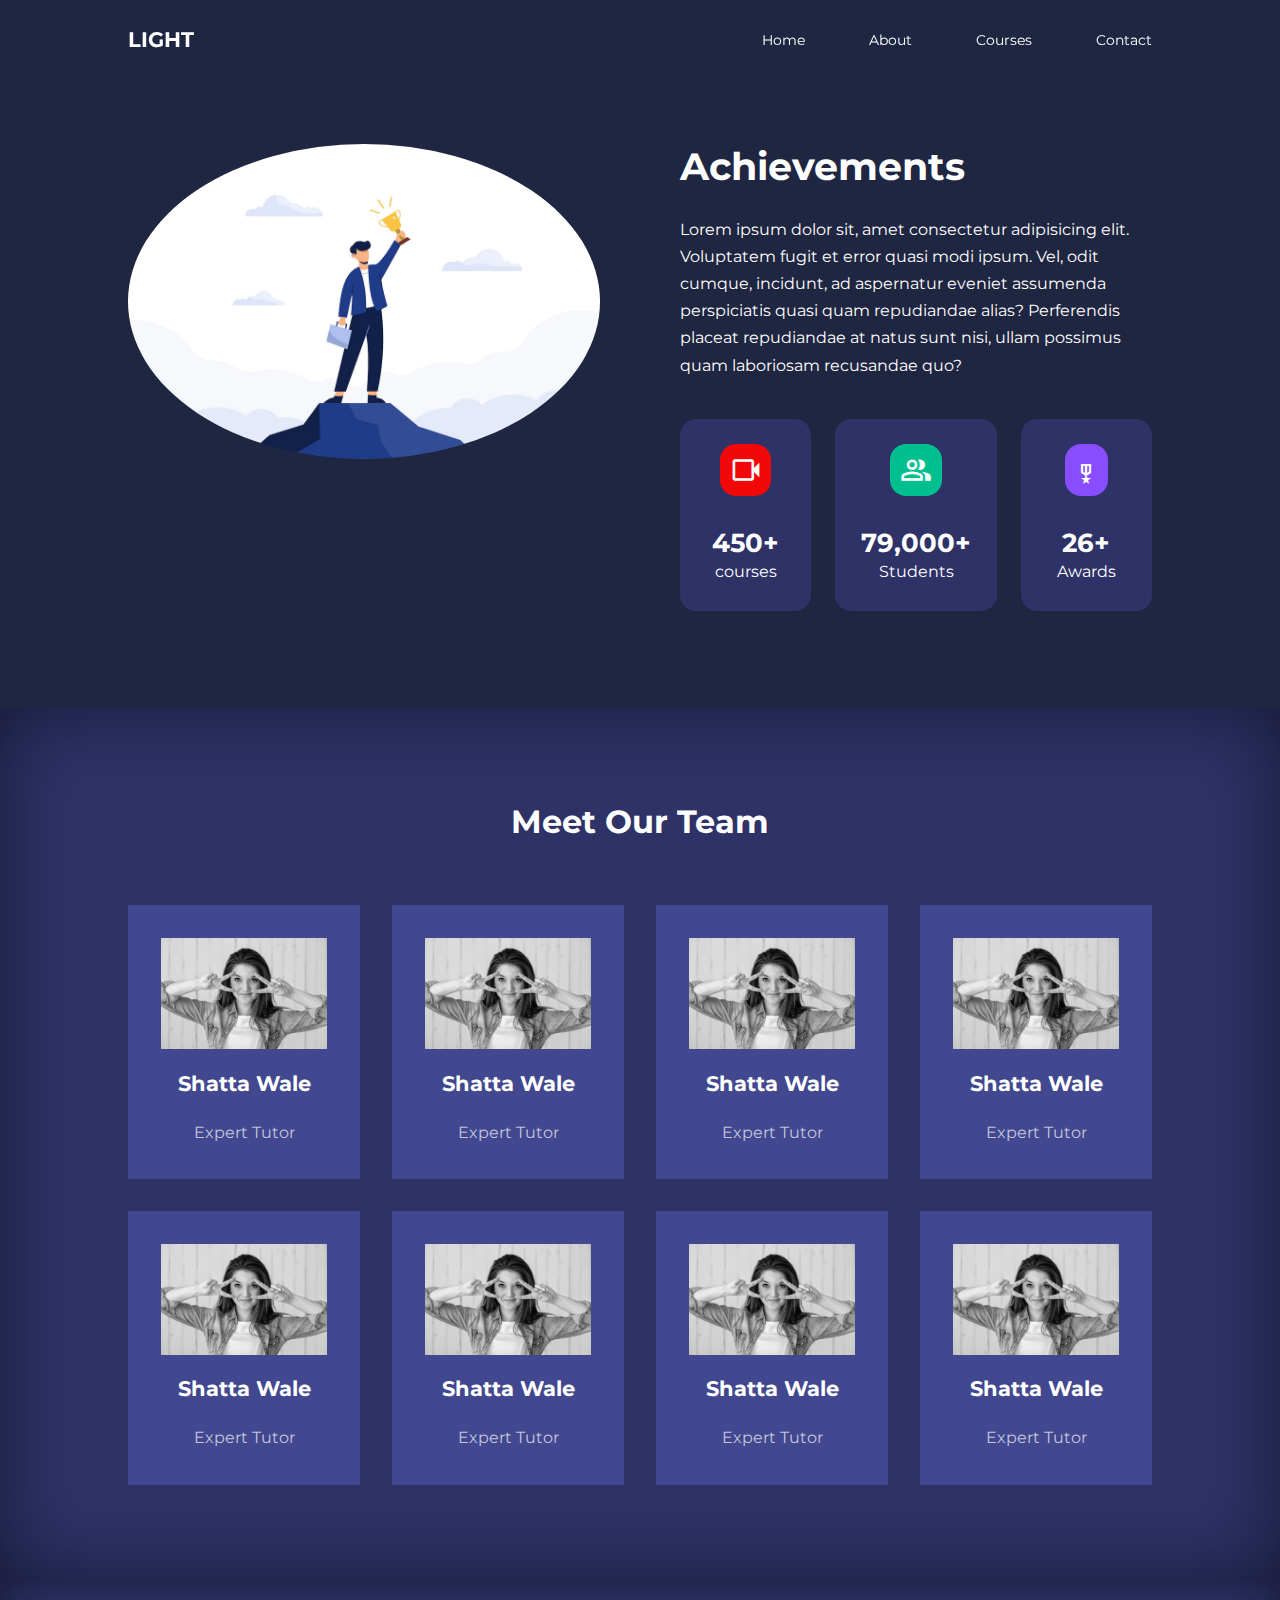
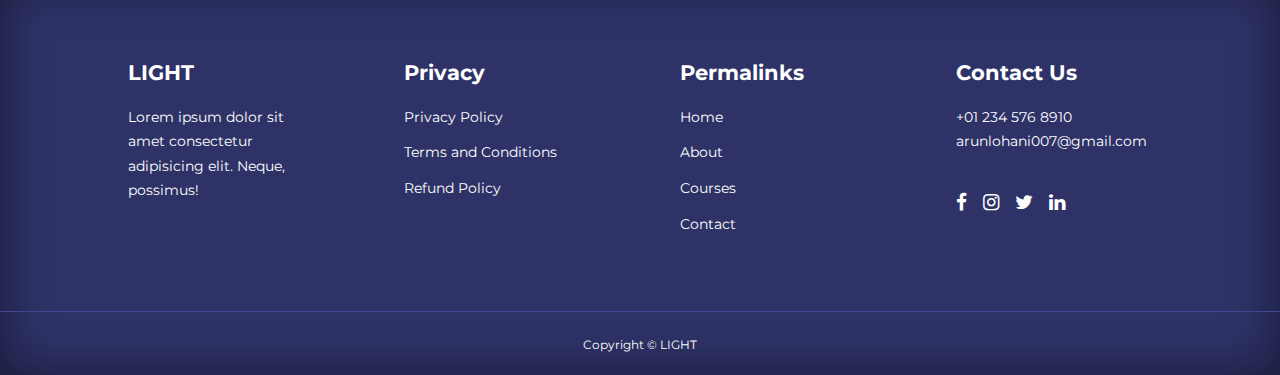
<file: Educational Website/about.html>
<!DOCTYPE html>
<html lang="en">

<head>
    <meta charset="UTF-8">
    <meta http-equiv="X-UA-Compatible" content="IE=edge">
    <meta name="viewport" content="width=device-width, initial-scale=1.0">
    <title>Educational Website</title>
    <!-- ------------------------FONT AWESOME-------------- -->
    <link rel="stylesheet" href="https://cdnjs.cloudflare.com/ajax/libs/font-awesome/4.7.0/css/font-awesome.css"
        integrity="sha512-5A8nwdMOWrSz20fDsjczgUidUBR8liPYU+WymTZP1lmY9G6Oc7HlZv156XqnsgNUzTyMefFTcsFH/tnJE/+xBg=="
        crossorigin="anonymous" referrerpolicy="no-referrer" />
    <!----------------- Material Icons---------------------- -->
    <link rel="stylesheet"
        href="https://fonts.googleapis.com/css2?family=Material+Symbols+Outlined:opsz,wght,FILL,GRAD@20..48,100..700,0..1,-50..200" />
    <!-- ----------------------------Google fonts---------------- -->
    <link rel="preconnect" href="https://fonts.googleapis.com">
    <link rel="preconnect" href="https://fonts.gstatic.com" crossorigin>
    <link href="https://fonts.googleapis.com/css2?family=Montserrat:wght@300;400;500;600;700;800&display=swap"
        rel="stylesheet">
    <!-- ------------------------Index Css--------------------------- -->
    <link rel="stylesheet" href="./css/index.css">
    <link rel="stylesheet" href="./css/about.css">
</head>

<body>
    <!-- ------------------NAVBAR----------------- -->
    <nav>
        <div class="container nav__container">
            <a href="index.html">
                <h4>LIGHT</h4>
            </a>
            <ul class="nav__menu">
                <li style="--i:1"><a href="index.html">Home</a></li>
                <li style="--i:2"><a href="about.html">About</a></li>
                <li style="--i:3"><a href="courses.html">Courses</a></li>
                <li style="--i:4"><a href="contact.html">Contact</a></li>
            </ul>
            <button id="open-menu-btn"><span class="material-symbols-outlined">
                    menu
                </span></button>
            <button id="close-menu-btn"><span class="material-symbols-outlined">
                    close
                </span></button>
        </div>

    </nav>

    <!-- ----------------------------END OF NAVBAR-------------------- -->


    <section class="about__achievements">
        <div class="container about__achievements-container">
            <div class="about__achievements-left">
                <img src="./img/achievements.webp" style="border-radius: 50%;" alt="">

            </div>
            <div class="about__achievements-right">

                <h1>Achievements</h1>
                <p>Lorem ipsum dolor sit, amet consectetur adipisicing elit. Voluptatem fugit et error quasi modi ipsum.
                    Vel, odit cumque, incidunt, ad aspernatur eveniet assumenda perspiciatis quasi quam repudiandae
                    alias? Perferendis placeat repudiandae at natus sunt nisi, ullam possimus quam laboriosam recusandae

                    quo?</p>


                <div class="achievements__cards">
                    <article class="achievement__card"><span class="material-symbols-outlined achievement__icon">
                            videocam
                        </span>
                        <h3>450+</h3>
                        <p>courses</p>
                    </article>



                    <article class="achievement__card"><span class="material-symbols-outlined achievement__icon">
                            group
                        </span>
                        <h3>79,000+</h3>
                        <p>Students</p>
                    </article>



                    <article class="achievement__card"><span class="material-symbols-outlined achievement__icon">
                            <span class="material-symbols-outlined">
                                military_tech
                            </span>
                        </span>
                        <h3>26+</h3>
                        <p>Awards</p>
                    </article>

                </div>
            </div>
        </div>
    </section>

<!-- _____________________END OF ACHIEVEMENTS__________ -->

<section class="team">
    <h2>Meet Our Team</h2>
    <div class="container team__container">
        <article class="team__member">
            <div class="team__member-image">
                <img src="./img/avatar7.jpg" alt="">


            </div>

            <div class="team__member-info">
                <h4>Shatta Wale</h4>
                <p>Expert Tutor</p>
            </div>

            <div class="team__member-socials">
                <a href="#"><i class="fa fa-instagram" target="_blank"></i></a>      <a href="#"><i class="fa fa-twitter" target="_blank"></i></a>      <a href="#"><i class="fa fa-linkedin" target="_blank"></i></a>
            </div>
        </article>
               <article class="team__member">
            <div class="team__member-image">
                <img src="./img/avatar7.jpg" alt="">


            </div>

            <div class="team__member-info">
                <h4>Shatta Wale</h4>
                <p>Expert Tutor</p>
            </div>

            <div class="team__member-socials">
                <a href="#"><i class="fa fa-instagram" target="_blank"></i></a>      <a href="#"><i class="fa fa-twitter" target="_blank"></i></a>      <a href="#"><i class="fa fa-linkedin" target="_blank"></i></a>
            </div>
        </article>
               <article class="team__member">
            <div class="team__member-image">
                <img src="./img/avatar7.jpg" alt="">


            </div>

            <div class="team__member-info">
                <h4>Shatta Wale</h4>
                <p>Expert Tutor</p>
            </div>

            <div class="team__member-socials">
                <a href="#"><i class="fa fa-instagram" target="_blank"></i></a>      <a href="#"><i class="fa fa-twitter" target="_blank"></i></a>      <a href="#"><i class="fa fa-linkedin" target="_blank"></i></a>
            </div>
        </article>
               <article class="team__member">
            <div class="team__member-image">
                <img src="./img/avatar7.jpg" alt="">


            </div>

            <div class="team__member-info">
                <h4>Shatta Wale</h4>
                <p>Expert Tutor</p>
            </div>

            <div class="team__member-socials">
                <a href="#"><i class="fa fa-instagram" target="_blank"></i></a>      <a href="#"><i class="fa fa-twitter" target="_blank"></i></a>      <a href="#"><i class="fa fa-linkedin" target="_blank"></i></a>
            </div>
        </article>
               <article class="team__member">
            <div class="team__member-image">
                <img src="./img/avatar7.jpg" alt="">


            </div>

            <div class="team__member-info">
                <h4>Shatta Wale</h4>
                <p>Expert Tutor</p>
            </div>

            <div class="team__member-socials">
                <a href="#"><i class="fa fa-instagram" target="_blank"></i></a>      <a href="#"><i class="fa fa-twitter" target="_blank"></i></a>      <a href="#"><i class="fa fa-linkedin" target="_blank"></i></a>
            </div>
        </article>
               <article class="team__member">
            <div class="team__member-image">
                <img src="./img/avatar7.jpg" alt="">


            </div>

            <div class="team__member-info">
                <h4>Shatta Wale</h4>
                <p>Expert Tutor</p>
            </div>

            <div class="team__member-socials">
                <a href="#"><i class="fa fa-instagram" target="_blank"></i></a>      <a href="#"><i class="fa fa-twitter" target="_blank"></i></a>      <a href="#"><i class="fa fa-linkedin" target="_blank"></i></a>
            </div>
        </article>
               <article class="team__member">
            <div class="team__member-image">
                <img src="./img/avatar7.jpg" alt="">


            </div>

            <div class="team__member-info">
                <h4>Shatta Wale</h4>
                <p>Expert Tutor</p>
            </div>

            <div class="team__member-socials">
                <a href="#"><i class="fa fa-instagram" target="_blank"></i></a>      <a href="#"><i class="fa fa-twitter" target="_blank"></i></a>      <a href="#"><i class="fa fa-linkedin" target="_blank"></i></a>
            </div>
        </article>
               <article class="team__member">
            <div class="team__member-image">
                <img src="./img/avatar7.jpg" alt="">


            </div>

            <div class="team__member-info">
                <h4>Shatta Wale</h4>
                <p>Expert Tutor</p>
            </div>

            <div class="team__member-socials">
                <a href="#"><i class="fa fa-instagram" target="_blank"></i></a>      <a href="#"><i class="fa fa-twitter" target="_blank"></i></a>      <a href="#"><i class="fa fa-linkedin" target="_blank"></i></a>
            </div>
        </article>
        
        
    </div>
</section>
<!-- --------------------END OF TEAM------------ -->





































    <footer>
        <div class="container footer__container">
            <div class="footer__1">
                <a href="index.html" class="footer__logo">
                    <h4>LIGHT</h4>
                </a>
                <p>Lorem ipsum dolor sit amet consectetur adipisicing elit. Neque, possimus!</p>
            </div>

            <div class="footer__2">
                <h4>Privacy</h4>
                <ul class="privacy">
                    <li><a href="#">Privacy Policy</a></li>
                    <li><a href="#">Terms and Conditions</a></li>
                    <li><a href="#">Refund Policy</a></li>

                </ul>
            </div>
            <div class="footer__3">
                <h4>Permalinks</h4>
                <ul class="permalinks">
                    <li><a href="index.html">Home</a></li>
                    <li><a href="about.html">About</a></li>
                    <li><a href="courses.html">Courses</a></li>
                    <li><a href="contact.html">Contact</a></li>
                </ul>
            </div>
            <div class="footer__4">
                <h4>Contact Us</h4>
                <div>
                    <p>+01 234 576 8910</p>
                    <p>arunlohani007@gmail.com</p>
                </div>

                <ul class="footer__socials">
                    <li><a href="#"><i class="fa fa-facebook-f"></i></a></li>
                    <li><a href="#"><i class="fa fa-instagram"></i></a></li>
                    <li><a href="#"><i class="fa fa-twitter"></i></a></li>
                    <li><a href="#"><i class="fa fa-linkedin"></i></a></li>
                </ul>
            </div>


        </div>
        <div class="footer__copyright">
            <small>Copyright &copy; LIGHT</small>
        </div>
    </footer>



    <script src="https://ajax.googleapis.com/ajax/libs/jquery/3.6.0/jquery.min.js"></script>



    <script src="index.js"></script>
</body>

</html>
</file>
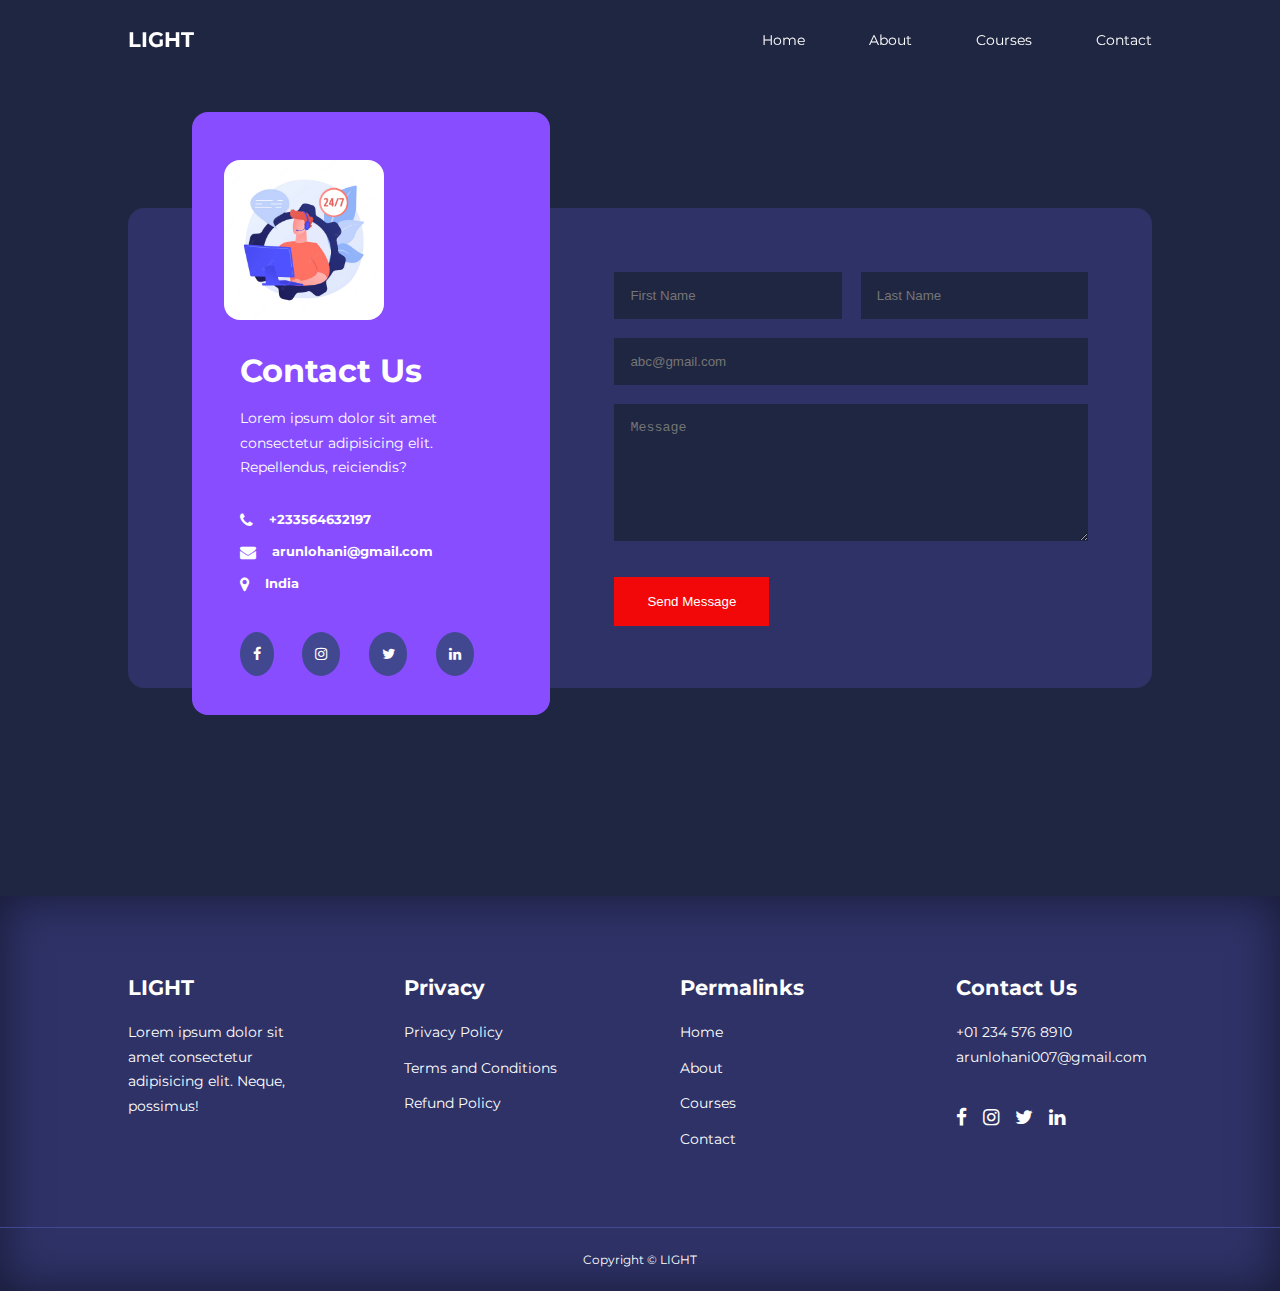
<file: Educational Website/contact.html>
<!DOCTYPE html>
<html lang="en">

<head>
    <meta charset="UTF-8">
    <meta http-equiv="X-UA-Compatible" content="IE=edge">
    <meta name="viewport" content="width=device-width, initial-scale=1.0">
    <title>Educational Website</title>
    <!-- ------------------------FONT AWESOME-------------- -->
    <link rel="stylesheet" href="https://cdnjs.cloudflare.com/ajax/libs/font-awesome/4.7.0/css/font-awesome.css"
        integrity="sha512-5A8nwdMOWrSz20fDsjczgUidUBR8liPYU+WymTZP1lmY9G6Oc7HlZv156XqnsgNUzTyMefFTcsFH/tnJE/+xBg=="
        crossorigin="anonymous" referrerpolicy="no-referrer" />
    <!----------------- Material Icons---------------------- -->
    <link rel="stylesheet"
        href="https://fonts.googleapis.com/css2?family=Material+Symbols+Outlined:opsz,wght,FILL,GRAD@20..48,100..700,0..1,-50..200" />
    <!-- ----------------------------Google fonts---------------- -->
    <link rel="preconnect" href="https://fonts.googleapis.com">
    <link rel="preconnect" href="https://fonts.gstatic.com" crossorigin>
    <link href="https://fonts.googleapis.com/css2?family=Montserrat:wght@300;400;500;600;700;800&display=swap"
        rel="stylesheet">

    <!-- -------------------SWIPER JS---------------------------- -->
    <link rel="stylesheet" href="https://cdn.jsdelivr.net/npm/swiper@8/swiper-bundle.min.css" />
    <!-- ------------------------Index Css--------------------------- -->
    <link rel="stylesheet" href="./css/index.css">
    <link rel="stylesheet" href="./css/contact.css">
</head>

<body>
    <!-- ------------------NAVBAR----------------- -->
    <nav>
        <div class="container nav__container">
            <a href="index.html">
                <h4>LIGHT</h4>
            </a>
            <ul class="nav__menu">
                <li style="--i:1"><a href="index.html">Home</a></li>
                <li style="--i:2"><a href="about.html">About</a></li>
                <li style="--i:3"><a href="courses.html">Courses</a></li>
                <li style="--i:4"><a href="contact.html">Contact</a></li>
            </ul>
            <button id="open-menu-btn"><span class="material-symbols-outlined">
                    menu
                </span></button>
            <button id="close-menu-btn"><span class="material-symbols-outlined">
                    close
                </span></button>
        </div>

    </nav>

    <!-- ----------------------------END OF NAVBAR-------------------- -->

        <section class="contact">
            <div class="container contact__container">
            <aside class="contact__aside">
                <div class="aside__image"><img src="./img/contact.webp" alt=""></div>
                <h2>Contact Us</h2>
                <p>Lorem ipsum dolor sit amet consectetur adipisicing elit. Repellendus, reiciendis?</p>
                <ul class="contact__details">
                    <li>
                        <i class="fa fa-phone"></i>
                            <h5>+233564632197</h5>
                    </li>
                    <li>
                        <i class="fa fa-envelope"></i>
                        <h5>arunlohani@gmail.com</h5>
                    </li>
                    <li><i class="fa fa-map-marker"></i>
                    <h5>India</h5></li>

                </ul>
                
               <ul class="contact__socials">
                <li><a href="#"><i class="fa fa-facebook-f"></i></a></li>
                <li><a href="#"><i class="fa fa-instagram"></i></a></li>
                <li><a href="#"><i class="fa fa-twitter"></i></a></li>
                <li><a href="#"><i class="fa fa-linkedin"></i></a></li>
               </ul>

            </aside>



            <form  action="https://formspree.io/f/xlevrnwp"
            method="POST" class="contact__form" >
                <div class="form__name">
                    <input type="text" name="First Name" placeholder="First Name" required>
                    <input type="text" name="Last Name" placeholder="Last Name" required>
                </div>
                    <input type="email" name="Email Address" placeholder="abc@gmail.com" required>
                <textarea name="Message"  rows="7" placeholder="Message" required></textarea>
                <button type="submit" class="btn btn-primary">Send Message</button>
                </div>
            </form>

           
        </section>





































    <footer>
        <div class="container footer__container">
            <div class="footer__1">
                <a href="index.html" class="footer__logo">
                    <h4>LIGHT</h4>
                </a>
                <p>Lorem ipsum dolor sit amet consectetur adipisicing elit. Neque, possimus!</p>
            </div>

            <div class="footer__2">
                <h4>Privacy</h4>
                <ul class="privacy">
                    <li><a href="#">Privacy Policy</a></li>
                    <li><a href="#">Terms and Conditions</a></li>
                    <li><a href="#">Refund Policy</a></li>
                  
                </ul>
            </div>
            <div class="footer__3">
                <h4>Permalinks</h4>
                <ul class="permalinks">
                    <li><a href="index.html">Home</a></li>
                    <li><a href="about.html">About</a></li>
                    <li><a href="courses.html">Courses</a></li>
                    <li><a href="contact.html">Contact</a></li>
                </ul>
            </div>
            <div class="footer__4">
                <h4>Contact Us</h4>
               <div>
                <p>+01 234 576 8910</p>
                <p>arunlohani007@gmail.com</p>
               </div>

               <ul class="footer__socials">
                <li><a href="#"><i class="fa fa-facebook-f"></i></a></li>
                <li><a href="#"><i class="fa fa-instagram"></i></a></li>
                <li><a href="#"><i class="fa fa-twitter"></i></a></li>
                <li><a href="#"><i class="fa fa-linkedin"></i></a></li>
               </ul>
            </div>

            
        </div>
        <div class="footer__copyright">
            <small>Copyright &copy; LIGHT</small>
        </div>
    </footer>








    <script src="https://ajax.googleapis.com/ajax/libs/jquery/3.6.0/jquery.min.js"></script>



    <script src="index.js"></script>

  
    </script>
</body>

</html>
</file>
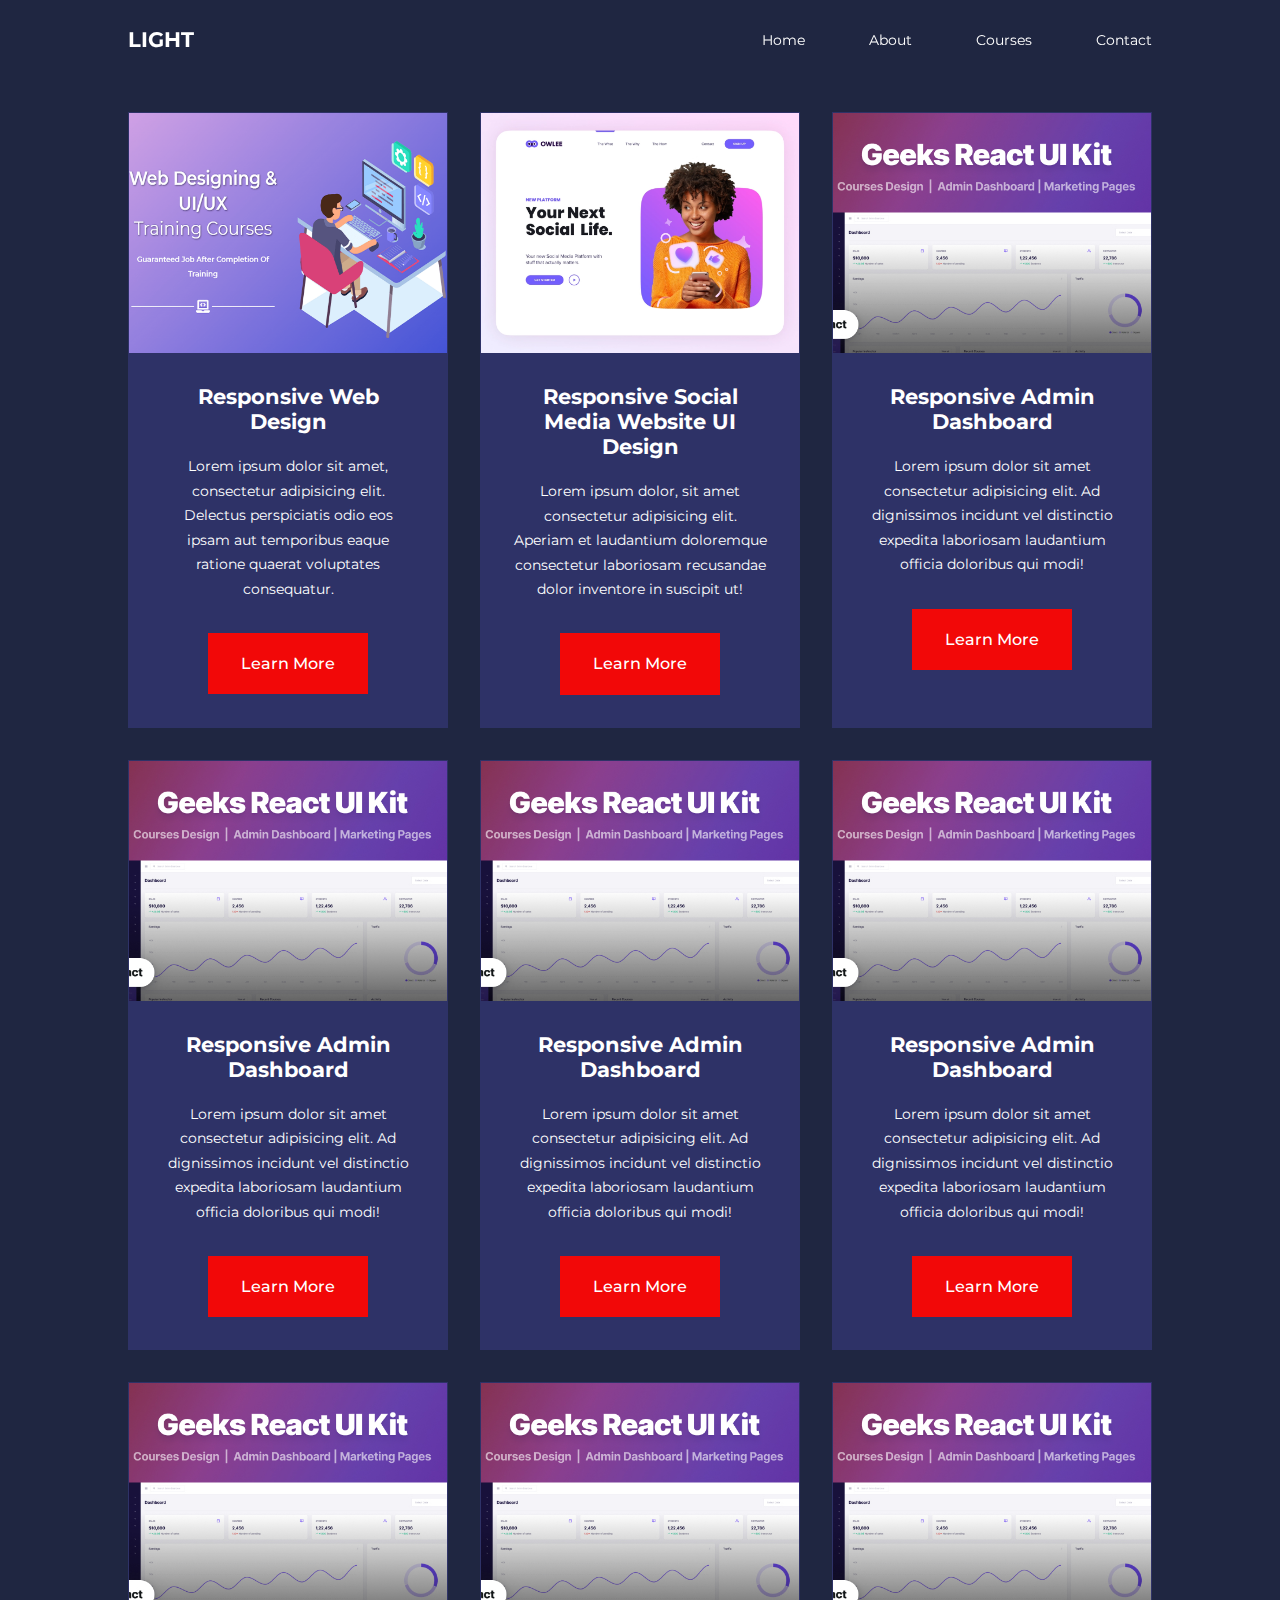
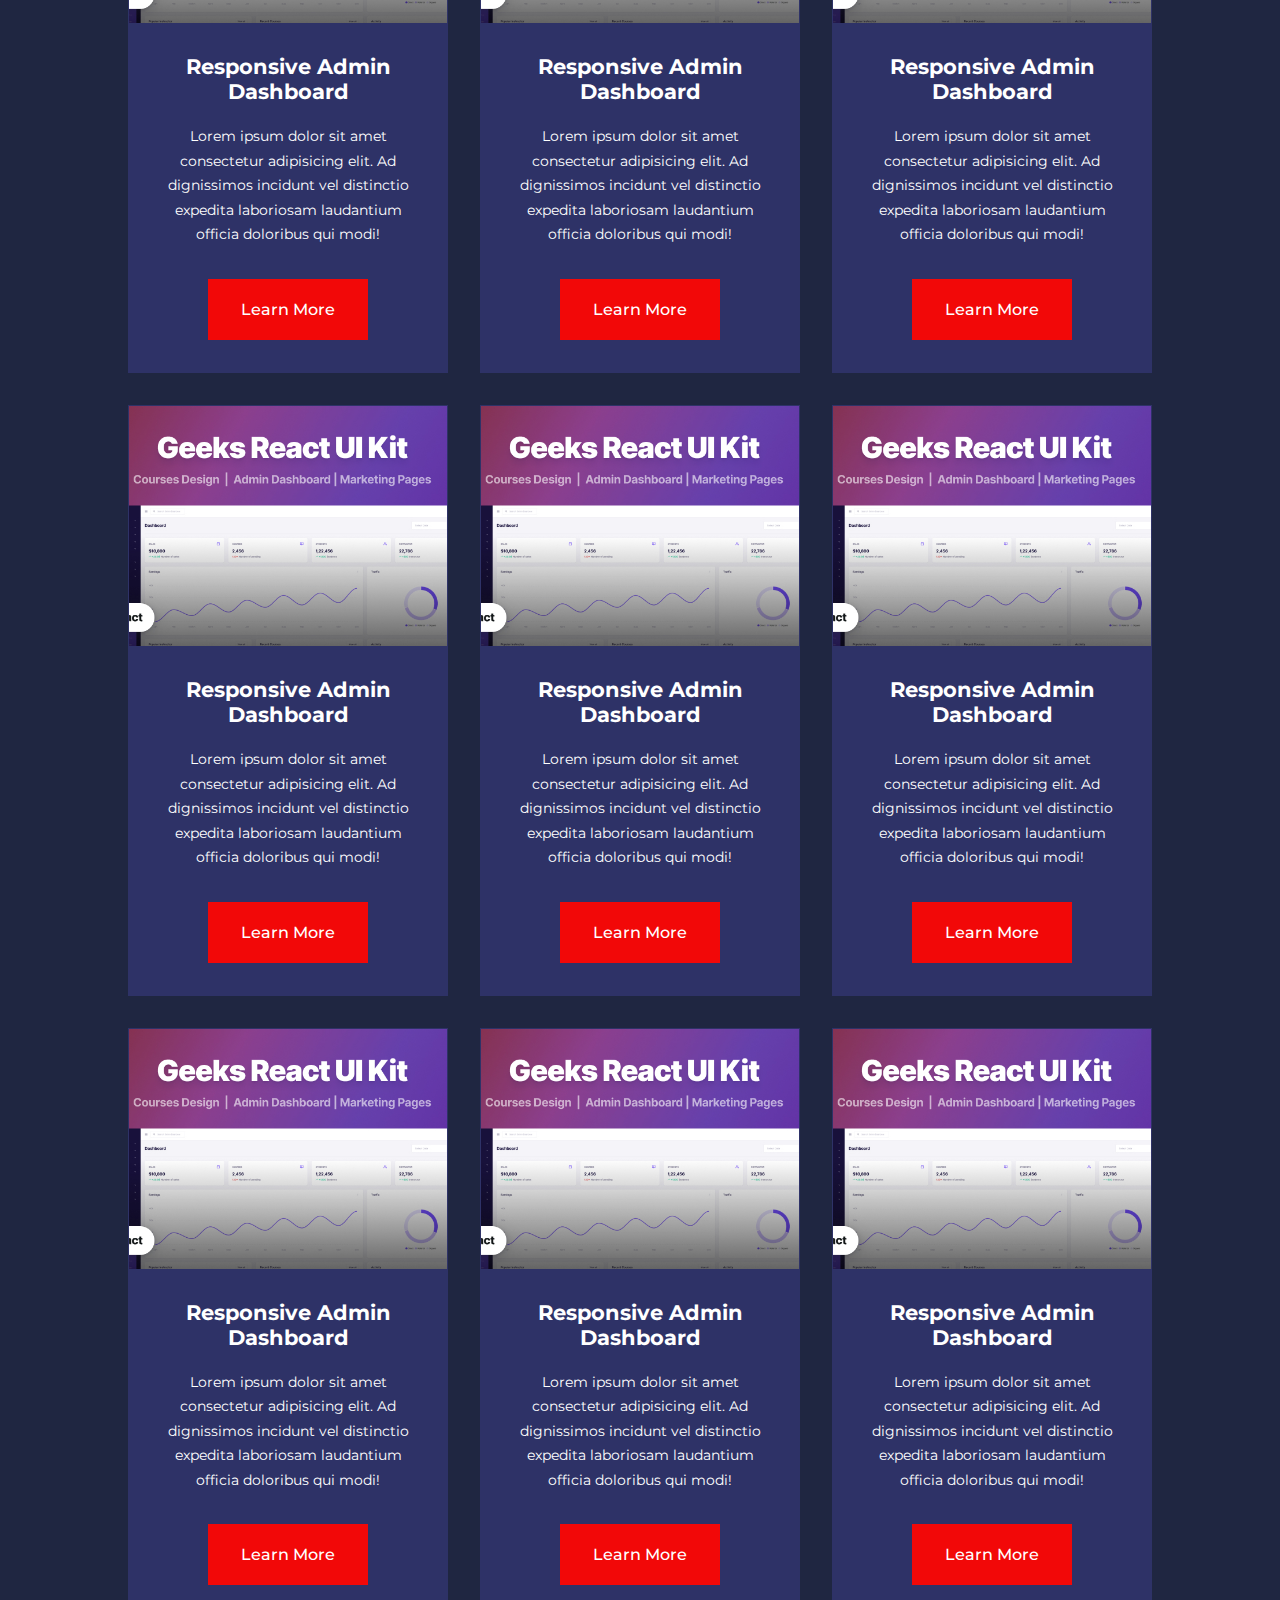
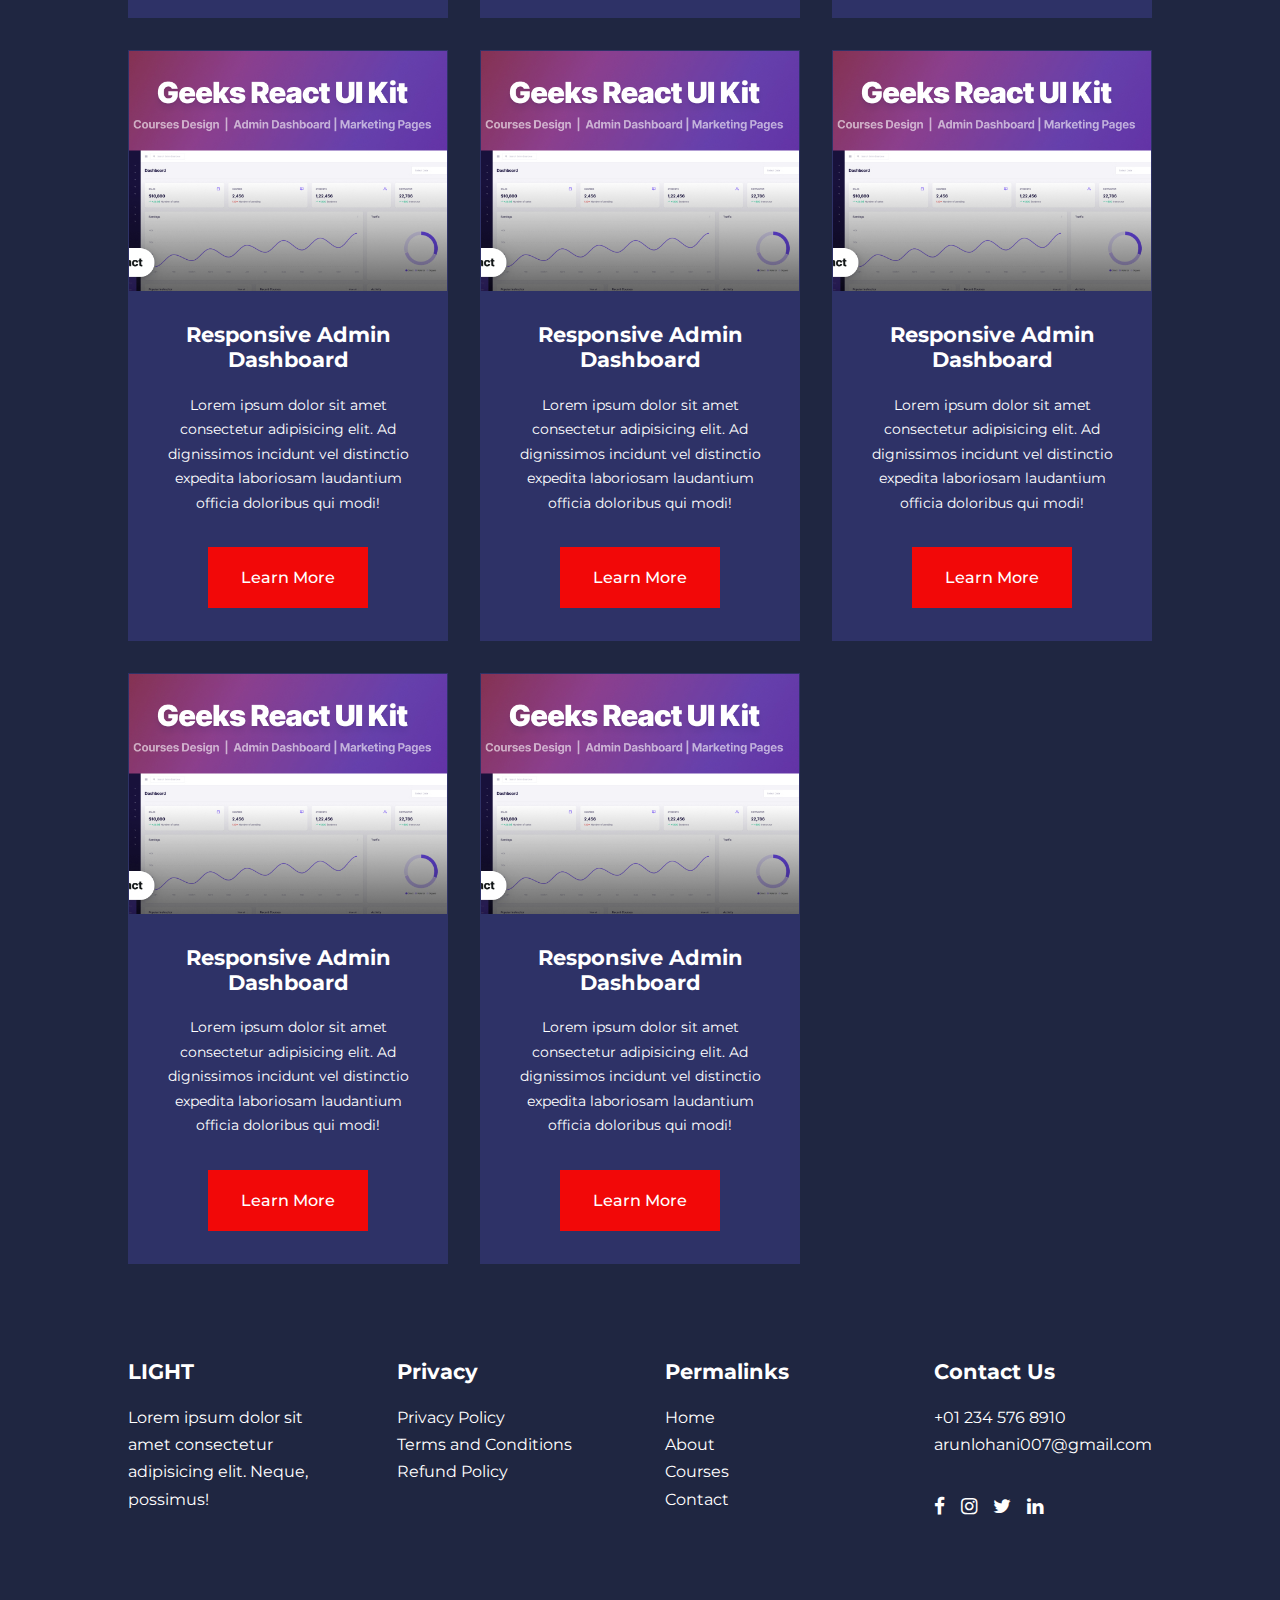
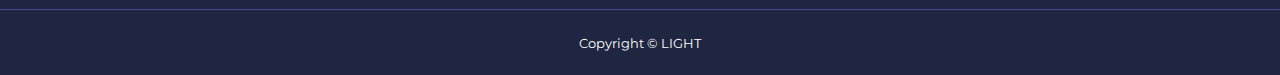
<file: Educational Website/courses.html>
<!DOCTYPE html>
<html lang="en">

<head>
    <meta charset="UTF-8">
    <meta http-equiv="X-UA-Compatible" content="IE=edge">
    <meta name="viewport" content="width=device-width, initial-scale=1.0">
    <title>Educational Website</title>
    <!-- ------------------------FONT AWESOME-------------- -->
    <link rel="stylesheet" href="https://cdnjs.cloudflare.com/ajax/libs/font-awesome/4.7.0/css/font-awesome.css"
        integrity="sha512-5A8nwdMOWrSz20fDsjczgUidUBR8liPYU+WymTZP1lmY9G6Oc7HlZv156XqnsgNUzTyMefFTcsFH/tnJE/+xBg=="
        crossorigin="anonymous" referrerpolicy="no-referrer" />
    <!----------------- Material Icons---------------------- -->
    <link rel="stylesheet"
        href="https://fonts.googleapis.com/css2?family=Material+Symbols+Outlined:opsz,wght,FILL,GRAD@20..48,100..700,0..1,-50..200" />
    <!-- ----------------------------Google fonts---------------- -->
    <link rel="preconnect" href="https://fonts.googleapis.com">
    <link rel="preconnect" href="https://fonts.gstatic.com" crossorigin>
    <link href="https://fonts.googleapis.com/css2?family=Montserrat:wght@300;400;500;600;700;800&display=swap"
        rel="stylesheet">

    <!-- -------------------SWIPER JS---------------------------- -->
    <link rel="stylesheet" href="https://cdn.jsdelivr.net/npm/swiper@8/swiper-bundle.min.css" />
    <!-- ------------------------Index Css--------------------------- -->
    <link rel="stylesheet" href="./css/index.css">
    <style>
        .courses{
            margin-top: 1rem;
        }
    </style>
</head>

<body>
    <!-- ------------------NAVBAR----------------- -->
    <nav>
        <div class="container nav__container">
            <a href="index.html">
                <h4>LIGHT</h4>
            </a>
            <ul class="nav__menu">
                <li style="--i:1"><a href="index.html">Home</a></li>
                <li style="--i:2"><a href="about.html">About</a></li>
                <li style="--i:3"><a href="courses.html">Courses</a></li>
                <li style="--i:4"><a href="contact.html">Contact</a></li>
            </ul>
            <button id="open-menu-btn"><span class="material-symbols-outlined">
                    menu
                </span></button>
            <button id="close-menu-btn"><span class="material-symbols-outlined">
                    close
                </span></button>
        </div>

    </nav>


    <section class="courses">
       
        <div class="container courses__container">
            <article class="course">
                <div class="course__image">
                    <img src="./img/course1.png" alt="">
                </div>
                <div class="course__info">
                    <h4>Responsive Web Design</h4>
                    <p>Lorem ipsum dolor sit amet, consectetur adipisicing elit. Delectus perspiciatis odio eos ipsam
                        aut temporibus eaque ratione quaerat voluptates consequatur.</p> <a href="#"
                        class="btn btn-primary">Learn More</a>
                </div>

            </article>



            <article class="course">
                <div class="course__image"><img src="./img/course2.png" alt=""></div>
                <div class="course__info">
                    <h4>Responsive Social Media Website UI Design</h4>
                    <p>Lorem ipsum dolor, sit amet consectetur adipisicing elit. Aperiam et laudantium doloremque
                        consectetur laboriosam recusandae dolor inventore in suscipit ut!</p> <a href="#"
                        class="btn btn-primary">Learn More</a>
                </div>

            </article>



            <article class="course">
                <div class="course__image"><img src="./img/course3.jpg" alt=""></div>
                <div class="course__info">
                    <h4>Responsive Admin Dashboard</h4>
                    <p>Lorem ipsum dolor sit amet consectetur adipisicing elit. Ad dignissimos incidunt vel distinctio
                        expedita laboriosam laudantium officia doloribus qui modi!</p> <a href="#"
                        class="btn btn-primary">Learn More</a>
            </article>   <article class="course">
                <div class="course__image"><img src="./img/course3.jpg" alt=""></div>
                <div class="course__info">
                    <h4>Responsive Admin Dashboard</h4>
                    <p>Lorem ipsum dolor sit amet consectetur adipisicing elit. Ad dignissimos incidunt vel distinctio
                        expedita laboriosam laudantium officia doloribus qui modi!</p> <a href="#"
                        class="btn btn-primary">Learn More</a>
            </article>   <article class="course">
                <div class="course__image"><img src="./img/course3.jpg" alt=""></div>
                <div class="course__info">
                    <h4>Responsive Admin Dashboard</h4>
                    <p>Lorem ipsum dolor sit amet consectetur adipisicing elit. Ad dignissimos incidunt vel distinctio
                        expedita laboriosam laudantium officia doloribus qui modi!</p> <a href="#"
                        class="btn btn-primary">Learn More</a>
            </article>   <article class="course">
                <div class="course__image"><img src="./img/course3.jpg" alt=""></div>
                <div class="course__info">
                    <h4>Responsive Admin Dashboard</h4>
                    <p>Lorem ipsum dolor sit amet consectetur adipisicing elit. Ad dignissimos incidunt vel distinctio
                        expedita laboriosam laudantium officia doloribus qui modi!</p> <a href="#"
                        class="btn btn-primary">Learn More</a>
            </article>   <article class="course">
                <div class="course__image"><img src="./img/course3.jpg" alt=""></div>
                <div class="course__info">
                    <h4>Responsive Admin Dashboard</h4>
                    <p>Lorem ipsum dolor sit amet consectetur adipisicing elit. Ad dignissimos incidunt vel distinctio
                        expedita laboriosam laudantium officia doloribus qui modi!</p> <a href="#"
                        class="btn btn-primary">Learn More</a>
            </article>   <article class="course">
                <div class="course__image"><img src="./img/course3.jpg" alt=""></div>
                <div class="course__info">
                    <h4>Responsive Admin Dashboard</h4>
                    <p>Lorem ipsum dolor sit amet consectetur adipisicing elit. Ad dignissimos incidunt vel distinctio
                        expedita laboriosam laudantium officia doloribus qui modi!</p> <a href="#"
                        class="btn btn-primary">Learn More</a>
            </article>   <article class="course">
                <div class="course__image"><img src="./img/course3.jpg" alt=""></div>
                <div class="course__info">
                    <h4>Responsive Admin Dashboard</h4>
                    <p>Lorem ipsum dolor sit amet consectetur adipisicing elit. Ad dignissimos incidunt vel distinctio
                        expedita laboriosam laudantium officia doloribus qui modi!</p> <a href="#"
                        class="btn btn-primary">Learn More</a>
            </article>   <article class="course">
                <div class="course__image"><img src="./img/course3.jpg" alt=""></div>
                <div class="course__info">
                    <h4>Responsive Admin Dashboard</h4>
                    <p>Lorem ipsum dolor sit amet consectetur adipisicing elit. Ad dignissimos incidunt vel distinctio
                        expedita laboriosam laudantium officia doloribus qui modi!</p> <a href="#"
                        class="btn btn-primary">Learn More</a>
            </article>   <article class="course">
                <div class="course__image"><img src="./img/course3.jpg" alt=""></div>
                <div class="course__info">
                    <h4>Responsive Admin Dashboard</h4>
                    <p>Lorem ipsum dolor sit amet consectetur adipisicing elit. Ad dignissimos incidunt vel distinctio
                        expedita laboriosam laudantium officia doloribus qui modi!</p> <a href="#"
                        class="btn btn-primary">Learn More</a>
            </article>   <article class="course">
                <div class="course__image"><img src="./img/course3.jpg" alt=""></div>
                <div class="course__info">
                    <h4>Responsive Admin Dashboard</h4>
                    <p>Lorem ipsum dolor sit amet consectetur adipisicing elit. Ad dignissimos incidunt vel distinctio
                        expedita laboriosam laudantium officia doloribus qui modi!</p> <a href="#"
                        class="btn btn-primary">Learn More</a>
            </article>   <article class="course">
                <div class="course__image"><img src="./img/course3.jpg" alt=""></div>
                <div class="course__info">
                    <h4>Responsive Admin Dashboard</h4>
                    <p>Lorem ipsum dolor sit amet consectetur adipisicing elit. Ad dignissimos incidunt vel distinctio
                        expedita laboriosam laudantium officia doloribus qui modi!</p> <a href="#"
                        class="btn btn-primary">Learn More</a>
            </article>   <article class="course">
                <div class="course__image"><img src="./img/course3.jpg" alt=""></div>
                <div class="course__info">
                    <h4>Responsive Admin Dashboard</h4>
                    <p>Lorem ipsum dolor sit amet consectetur adipisicing elit. Ad dignissimos incidunt vel distinctio
                        expedita laboriosam laudantium officia doloribus qui modi!</p> <a href="#"
                        class="btn btn-primary">Learn More</a>
            </article>   <article class="course">
                <div class="course__image"><img src="./img/course3.jpg" alt=""></div>
                <div class="course__info">
                    <h4>Responsive Admin Dashboard</h4>
                    <p>Lorem ipsum dolor sit amet consectetur adipisicing elit. Ad dignissimos incidunt vel distinctio
                        expedita laboriosam laudantium officia doloribus qui modi!</p> <a href="#"
                        class="btn btn-primary">Learn More</a>
            </article>   <article class="course">
                <div class="course__image"><img src="./img/course3.jpg" alt=""></div>
                <div class="course__info">
                    <h4>Responsive Admin Dashboard</h4>
                    <p>Lorem ipsum dolor sit amet consectetur adipisicing elit. Ad dignissimos incidunt vel distinctio
                        expedita laboriosam laudantium officia doloribus qui modi!</p> <a href="#"
                        class="btn btn-primary">Learn More</a>
            </article>   <article class="course">
                <div class="course__image"><img src="./img/course3.jpg" alt=""></div>
                <div class="course__info">
                    <h4>Responsive Admin Dashboard</h4>
                    <p>Lorem ipsum dolor sit amet consectetur adipisicing elit. Ad dignissimos incidunt vel distinctio
                        expedita laboriosam laudantium officia doloribus qui modi!</p> <a href="#"
                        class="btn btn-primary">Learn More</a>
            </article>   <article class="course">
                <div class="course__image"><img src="./img/course3.jpg" alt=""></div>
                <div class="course__info">
                    <h4>Responsive Admin Dashboard</h4>
                    <p>Lorem ipsum dolor sit amet consectetur adipisicing elit. Ad dignissimos incidunt vel distinctio
                        expedita laboriosam laudantium officia doloribus qui modi!</p> <a href="#"
                        class="btn btn-primary">Learn More</a>
            </article>   <article class="course">
                <div class="course__image"><img src="./img/course3.jpg" alt=""></div>
                <div class="course__info">
                    <h4>Responsive Admin Dashboard</h4>
                    <p>Lorem ipsum dolor sit amet consectetur adipisicing elit. Ad dignissimos incidunt vel distinctio
                        expedita laboriosam laudantium officia doloribus qui modi!</p> <a href="#"
                        class="btn btn-primary">Learn More</a>
            </article>   <article class="course">
                <div class="course__image"><img src="./img/course3.jpg" alt=""></div>
                <div class="course__info">
                    <h4>Responsive Admin Dashboard</h4>
                    <p>Lorem ipsum dolor sit amet consectetur adipisicing elit. Ad dignissimos incidunt vel distinctio
                        expedita laboriosam laudantium officia doloribus qui modi!</p> <a href="#"
                        class="btn btn-primary">Learn More</a>
            </article>     
        </div>


        </div>
    </section









<footer>
    <div class="container footer__container">
        <div class="footer__1">
            <a href="index.html" class="footer__logo">
                <h4>LIGHT</h4>
            </a>
            <p>Lorem ipsum dolor sit amet consectetur adipisicing elit. Neque, possimus!</p>
        </div>

        <div class="footer__2">
            <h4>Privacy</h4>
            <ul class="privacy">
                <li><a href="#">Privacy Policy</a></li>
                <li><a href="#">Terms and Conditions</a></li>
                <li><a href="#">Refund Policy</a></li>

            </ul>
        </div>
        <div class="footer__3">
            <h4>Permalinks</h4>
            <ul class="permalinks">
                <li><a href="index.html">Home</a></li>
                <li><a href="about.html">About</a></li>
                <li><a href="courses.html">Courses</a></li>
                <li><a href="contact.html">Contact</a></li>
            </ul>
        </div>
        <div class="footer__4">
            <h4>Contact Us</h4>
            <div>
                <p>+01 234 576 8910</p>
                <p>arunlohani007@gmail.com</p>
            </div>

            <ul class="footer__socials">
                <li><a href="#"><i class="fa fa-facebook-f"></i></a></li>
                <li><a href="#"><i class="fa fa-instagram"></i></a></li>
                <li><a href="#"><i class="fa fa-twitter"></i></a></li>
                <li><a href="#"><i class="fa fa-linkedin"></i></a></li>
            </ul>
        </div>


    </div>
    <div class="footer__copyright">
        <small>Copyright &copy; LIGHT</small>
    </div>
</footer>





<script src="https://ajax.googleapis.com/ajax/libs/jquery/3.6.0/jquery.min.js"></script>



<script src="index.js"></script>
</body>

</html>
</file>
<file: Css magic line hover/style.css>
* {
    margin: 0;
    padding: 0;
    box-sizing: border-box;

}

body {
    display: flex;
    justify-content: center;
    align-items: center;
    min-height: 100vh;
}

ul {
    position: relative;
    display: flex;
    gap: 40px;
}

ul li {
    position: relative;
    list-style-type: none;
    width: 120px;
    height: 120px;
    display: flex;
    justify-content: center;
    align-items: center;
    background-color: #fff;
    box-shadow: 0 15px 35px rgba(0, 0, 0, 0.1);
}


ul li .fa {

    font-size: 6rem;
    -webkit-text-stroke: 2px var(--clr);
    color: transparent;
}

ul li::before {
    content: '';
    position: absolute;
    top: 0;
    left: 0;
    width: 100%;
    height: 0;
    overflow:hidden;
    border-bottom: 4px solid var(--clr);
    transition: 0.5s ease-in-out;
    font-family: fontAwesome;
    text-align: center;
    line-height: 120px;
    font-size: 6em;
    color: var(--clr);


}

ul li:hover::before {
    height: 100%;
}

ul li:nth-child(1):before {
    content: '\f099';
}

ul li:nth-child(2):before {
    content: '\f16d';
}

ul li:nth-child(3):before {
    content: '\f232';
}

ul li:nth-child(4):before {
    content: '\f16a';
}
</file>
<file: Educational Website/css/index.css>
@import url('https://fonts.googleapis.com/css2?family=Montserrat:wght@300;400;500;600;700;800&family=Niconne&display=swap');


* {
    margin: 0;
    padding: 0;
    list-style: none;
    text-decoration: none;
    border: 0;
    outline: 0;
    box-sizing: border-box;
}

:root {
    --color-primary:
        #884dff;
    --color-success: #00bf8e;
    --color-warning: #f7c94b;
    --color-danger: #f20808;
    --color-danger-variant: rgba(247, 88, 66, 0.4);
    --color-white: #fff;
    --color-light: rgba(255, 255, 255, 0.7);
    --color-black: #000;
    --color-bg: #1f2641;
    --color-bg1: #2e3267;
    --color-bg2: #424890;


    --container-width-lg: 80%;
    --container-width-md: 90%;
    --container-width-sm: 96%;

    --transition: all 400ms ease;

}

body {
    font-family: 'Montserrat', sans-serif;
    line-height: 1.7;
    color: var(--color-white);
    background-color: var(--color-bg);
}

.container {
    width: var(--container-width-lg);
    margin: 0 auto;

}

section {
    padding: 6rem 0;
}

section h2 {
    text-align: center;
    margin-bottom: 4rem;
}

h1,
h2,
h3,
h4,
h5 {
    line-height: 1.2;

}

h1 {
    font-size: 2.4rem;
}

h2 {
    font-size: 2rem;
}

h3 {
    font-size: 1.6rem;
}

h4 {
    font-size: 1.3rem;
}

a {
    color: var(--color-white);

}

img {
    width: 100%;
    display: block;
    object-fit: cover;
    overflow: hidden;

}

.btn {
    display: inline-block;
    background-color: var(--color-white);
    color: var(--color-black);
    padding: 1rem 2rem;
    border: 1px solid transparent;
    font-weight: 500;
    transition: var(--transition);
}

.btn:hover {
    background-color: transparent;
    color: var(--color-white);
    border-color: var(--color-white);
}

.btn-primary {
    background-color: var(--color-danger);
    color: var(--color-white);
}

/* ----------------------------NAVBAR---------------------- */
nav {
    background: transparent;
    width: 100vw;
    height: 5rem;
    position: fixed;
    top: 0;
    z-index: 11;
}

/* chnage navbar styles on scrolling using js */
.window-scroll {
    background-color: var(--color-primary);
    box-shadow: 0 1rem 2rem rgba(0, 0, 0, 0.2);
}

.nav__container {
    height: 100%;
    display: flex;
    justify-content: space-between;
    align-items: center;

}

nav button {
    display: none;

}

.nav__menu {
    display: flex;
    align-items: center;
    gap: 4rem;

}

.nav__menu a {
    font-size: 0.9rem;
    transition: var(--transition);
}

.nav__menu a:hover {
    color: var(--color-bg2);

}


/* ----------------------------HEADER-------------------- */
header {
    position: relative;
    top: 5rem;
    overflow: hidden;
    height: 30rem;
    margin-bottom: 5rem;
}

.header__container {
    display: grid;
    grid-template-columns: 1fr 1fr;
    align-items: center;
    gap: 5rem;
    height: 100%;
}

.header__left p {
    margin: 1rem 0 2.4rem;
}



/* -------------------------CATEGORIES--------------- */
.categories {
    background-color: var(--color-bg1);
    height: 32rem;
    text-align: center;
}

.categories h1 {
    line-height: 1;
    margin-bottom: 3rem;

}

.categories__container {
    display: grid;
    grid-template-columns: 40% 60%;


}

.categories__left {
    margin-right: 4rem;
}

.categories__left p {
    margin: 1rem 0 3rem;

}

.categories__right {
    display: grid;
    grid-template-columns: repeat(3, 1fr);
    gap: 1.2rem;
}

.category {
    background-color: var(--color-bg2);
    padding: 1.8rem;
    border-radius: 2rem;
    transition: var(--transition);

}

.category:hover {
    box-shadow: 0 3rem 3rem rgba(0, 0, 0, 0.3);
    z-index: 1;
}

.category:nth-child(2) .category__icon {
    background-color: var(--color-danger);

}

.category:nth-child(3) .category__icon {
    background-color: var(--color-success);

}

.category:nth-child(4) .category__icon {
    background-color: var(--color-warning);

}

.category:nth-child(5) .category__icon {
    background-color: var(--color-success);

}


.category__icon {
    background-color: var(--color-primary);
    padding: 0.7rem;
    border-radius: 0.9rem;
}

.category h5 {
    margin: 2rem 0 1rem;
}

.category p {
    font-size: 0.85rem;
}


/* ---------------------COURSES---------------------- */
.courses {
    margin-top: 10rem;
}

.courses__container {
    display: grid;
    grid-template-columns: repeat(3, 1fr);
    gap: 2rem;
}

.course {
    background-color: var(--color-bg1);
    text-align: center;
    border: 1px solid transparent;
}

.course:hover {
    background-color: transparent;
    border-color: var(--color-primary);
}

.course img {
    height: 15rem;


}

.course__info {
    padding: 2rem;
}

.course__info p {
    margin: 1.2rem 0 2rem;
    font-size: 0.9rem;
}

/* -----------------------FAQS-------------------------- */
.faqs {
    background-color: var(--color-bg1);
    box-shadow: inset 0 0 3rem rgba(0, 0, 0, 0.5);

}

.faqs__container {
    display: grid;
    grid-template-columns: repeat(2, 1fr);
    gap: 1rem;
}

.faq {
    padding: 2rem;
    display: flex;
    align-items: center;
    gap: 1.4rem;
    height: fit-content;
    background-color: var(--color-primary);
    cursor: pointer;

}

.faq h4 {
    font-size: 1rem;
    line-height: 2.2;

}

.faq__icon {
    align-self: flex-start;
    font-size: 1.2rem;
}

.faq p {
    margin: 0.8rem;
    display: none;
}

.faq.open p {
    display: block;

}

/* --------TESTIMONIALS------- */
.testimonial__container {
    overflow: hidden;
    position: relative;
    margin-bottom: 5rem;
}

.testimonial {
    padding-top: 2rem;
}

.avatar {
    width: 6rem;
    height: 6rem;
    border-radius: 50%;
    overflow: hidden;
    margin: 0 auto 1rem;
    border: 1rem solid var(--color-bg1);
}

.testimonial__info {
    text-align: center;
}

.testimonial__body {
    background: var(--color-primary);
    padding: 2rem;
    margin-top: 3rem;
    position: relative;
}

.testimonial__body::before {
    content: '';
    display: block;
    background: linear-gradient(135deg, transparent, var(--color-primary), var(--color-primary), var(--color-primary));
    width: 3rem;
    height: 3rem;
    position: absolute;
    left: 50%;
    top: -1.5rem;
    transform: rotate(45deg);
}

/* __________FOOTER_______ */
footer {
    box-shadow: inset 0 0 3rem rgba(0, 0, 0, 0.5);
    background-color: var(--color-bg1);
    padding-top: 5rem;
    font-size: 0.9rem;
}

.footer__container {
    display: grid;
    grid-template-columns: repeat(4, 1fr);
    gap: 5rem;
}

.footer__container>div h4 {
    margin-bottom: 1.2rem;

}

.footer__1 p {
    margin: 0 0 2rem;
}

footer ul li {
    margin-bottom: 0.7rem;
}

footer ul li a:hover {
    text-decoration: underline;


}

.footer__socials {
    display: flex;
    gap: 1rem;
    font-size: 1.2rem;
    margin-top: 2rem;
}

.footer__copyright {
    text-align: center;
    padding: 1.2rem 0;
    border-top: 1px solid var(--color-bg2);
    margin: 4rem auto 0;
}

/* @-----------MEDIA QUERIES---------@ */

@media screen and (max-width: 1024px) {
    
    .container {
        width: var(--container-width-md);

    }

    h1 {
        font-size: 2rem;
    }

    h2 {
        font-size: 1.7rem;
    }

    h3 {
        font-size: 1.4rem;
    }

    h4 {
        font-size: 1.2rem;
    }

    /* ------NAVBAR------ */
    nav button {
        display: inline-block;
        background-color: transparent;
        font-size: 1.8rem;
        color: var(--color-white);
        cursor: pointer;
    }

    nav button#close-menu-btn {
        display: none;

    }

    .nav__menu {
        position: fixed;
        top: 5rem;
        right: 5%;
        height: fit-content;
        width: 18rem;
        flex-direction: column;
        gap: 0;
        display: none;
      

    }

    .nav__menu li {
        width: 100%;
        height: 5.8rem;
        animation: animateNavitems 400ms linear forwards;
        transform-origin: top right;
        opacity: 0;
        animation-delay: calc(100ms*var(--i));
        
    }
    
    @keyframes animateNavitems {
        0%{
            transform: rotateZ(-90deg) rotateX(90deg) scale(0.1);
        }

        100%{
            transform: rotateZ(0deg)  rotateX(0) scale(1);;
            opacity: 1;
            box-shadow: .4rem 2rem 8rem rgba(0, 0, 0, 0.2);
        }
    }
    .nav__menu li a {
        background-color: var(--color-primary);
        box-shadow: .4rem 6rem 10rem rgba(0, 0, 0, 0.6);
        width: 100%;
        height: 100%;
        display: grid;
        place-items: center;

    }
    .nav__menu li a:hover{
        background: var(--color-bg2);
        color: var(--color-white);
    }

    /* HEADER */
    header{
      
        margin-bottom: 3rem;
    }

    .header__container{
        gap: 0;
        padding-bottom: 3rem;
    }

    /* CATEGORIES */
    .categories{
        height:fit-content;

    }

    .categories__container{
        grid-template-columns: 1fr;
        gap: 3rem;
    }

    .categories__left{
        margin-right: 0;
    }


    /* COURSES */
    .courses{
        margin-top: 0;

    }
    .courses__container{
        grid-template-columns: 1fr 1fr;
    }

    /* FAQ */
    .faqs__container{
        grid-template-columns: 1fr;
    }

    .faq{
        padding: 1.5rem;
    }

    /* FOOTER */
    .footer__container{
        grid-template-columns: 1fr 1fr;

    }
}


/* MEIDA QUERIES */
@media screen and (max-width:745px) {

.container{
    width: var(--container-width-sm);
}

/* NAVBAR */
.nav__menu{
    right: 3%;

}

/* HEADER */
header{
    height: 50rem;
    margin-bottom: 7rem;
}

.header__container{
    grid-template-columns: 1fr;
    gap: 1rem;
    text-align: center;
   
}

.header__left p{
    margin-bottom: 4.3rem;
}

/* CATEGORIES */
.categories__right{
    grid-template-columns: 1fr 1fr;
    gap: 0.7rem;
}.category{
    padding: 1rem;
    border-radius: 1rem;
}

.category__icon{
    margin-top: 4px;
    display: inline-block;
}

/* COURSES */
.courses__container{
    grid-template-columns: 1fr;

}



/* footer */
.footer__container{
    grid-template-columns: 1fr;
    text-align: center;
    gap: 2rem;
}

.footer__1 p{
    margin: 1rem auto;
}

.footer__socials{
    justify-content: center;

}

}
</file>
<file: Glassmorphism Analog clock/style.css>
* {
    padding: 0;
    margin: 0;
    box-sizing: border-box;

}

body {
    display: flex;
    justify-content: center;
    align-items: center;
    min-height: 100vh;
}

body::before {
    content: '';

    position: absolute;
    top: 0;
    left: 0;
    width: 100%;
    height: 100%;
    background: linear-gradient(45deg, #e91e63, #e91e63 50%, #ffc107 50%, #ffc107);

}

body::after {
    content: '';

    position: absolute;
    top: 0;
    left: 0;
    width: 100%;
    height: 100%;
    background: linear-gradient(160deg, #03a9f4, #03a9f4 50%, transparent 50%, transparent);

    animation: animate 2s ease-in-out infinite;

}

@keyframes animate {

    0%,
    100% {
        transform: perspective(translateY(10px));
    }

    50% {
        transform: translateY(-10px)
    }


}

.container {
    position: relative;
}

.container::before {
    content: '';
    position: absolute;
    bottom: -150px;
    width: 100%;
    height: 60px;
    background-color: black;
    background: radial-gradient(rgba(0, 0, 0, 0.2), transparent, transparent);
    border-radius: 50%;

}

.box {
    position: relative;
    z-index: 1;
    width: 300px;
    height: 300px;
    backdrop-filter: blur(25px);
    border-radius: 50%;
    border: 1px solid rgb(255, 255, 255, 0.5);

    animation: animate 5s ease-in-out infinite;
    animation-delay: -2.5s;


}

.clock {
    position: absolute;
    top: 10px;
    left: 10px;
    right: 10px;
    bottom: 10px;
    display: flex;
    justify-content: center;
    align-items: center;
    background: radial-gradient(transparent, rgba(255, 255, 255, 0.2)), url(clock.png);
    background-size: cover;
    border-radius: 50%;
    backdrop-filter: blur(25px);
    border: 1px solid rgba(255, 255, 255, 0.5);
    border-bottom: none;
    border-radius: none;
    box-shadow: -10px -10px 20px rgba(255, 255, 255, 0.1), 10px 10px 20px rgba(0, 0, 0, 0.1), 0px 40px 50px rgba(0, 0, 0, 0.2);


}

.clock::before {

    content: '';
    position: absolute;
    width: 15px;
    height: 15px;
    height: 15px;
    background: white;
    border-radius: 50%;
    z-index: 100;
}

.hour,
.min,
.sec {

    position: absolute;
}

.hour,
.hr {
    width: 160px;
    height: 160px;
}

.min,
.mn {
    width: 190px;
    height: 190px;
}

.sec,
.sc {
    width: 230px;
    height: 230px;
}

.hr,
.sc,
.mn {
    display: flex;
    justify-content: center;
    position: absolute;
    border-radius: 50%;
}

.hr::before{
    content: '';
    position: absolute;
    width: 7px;
    height: 80px;
    background: #ff205e;
    z-index: 11;
    border-radius: 6px;



}.mn::before{
    content: '';
    position: absolute;
    width: 3px;
    height: 90px;
    background: white;
    z-index: 12;
    border-radius: 6px;
    


}.sc::before{
    content: '';
    position: absolute;
    width: 2px;
    height: 150px;
    background: white;
    z-index: 12;
    border-radius: 6px;
    


}
</file>
<file: Glassmorphism Calculator/style.css>
@import url('https://fonts.googleapis.com/css2?family=Quicksand:wght@300;400;500&display=swap');

* {
    margin: 0;
    padding: 0;
    box-sizing: border-box;

    font-family: 'Quicksand', sans-serif;
}

body {
    display: flex;
    justify-content: center;
    align-items: center;
    min-height: 100vh;
    background-color: #091921;
}

body::before {
    content: '';
    position: absolute;
    top: 0;
    left: 0;
    width: 100%;
    height: 100%;
    background: linear-gradient(#e91e63, #ffc107);
    clip-path: circle(22% at 30% 20%);
}

body::after {
    content: '';
    position: absolute;
    top: 0;
    left: 0;
    width: 100%;
    height: 100%;
    background: linear-gradient(#ffffff, #da00ff);
    clip-path: circle(20% at 70% 90%);
}

.container{
    position: relative;
    background-color: rgba(255, 255, 255, 0.05);
    border-radius: 6px;
    overflow: hidden;
    z-index: 10;
    backdrop-filter: blur(15px);
    border-top: 1px solid rgba(255, 255, 255, 0.02);
    border-right: 1px solid rgba(255, 255, 255, 0.02);
box-shadow: 5px 5px 30px rgba(0, 0, 0, 0.2);

}

.container .calculator{
    position: relative;
    display: grid;
 
}

.container .calculator .value{
    grid-column: span 4;
    height: 140px;
    width: 300px;
    text-align: right;
    border: none;
    outline: none;
    padding: 10px;
    font-size: 30px;
    background-color: transparent;
    color: #ffffff;
    border-bottom: 1px solid rgba(255, 255, 255, 0.05);
    border-right: 1px solid rgba(255, 255, 255, 0.05);
    
}

.container .calculator span{
    display: grid;
    place-items: center;
    height: 75px;
    width: 75px;
    color: #ffffff;
    font-weight: 400;
    cursor: pointer;
    font-size: 20px;
    user-select: none;
    border-bottom: 1px solid rgba(255, 255, 255, 0.05);
    border-right: 1px solid rgba(255, 255, 255, 0.05);
    transition: 0.5s;

}

.container .calculator span:hover{
    transition: 0%;
    background-color: rgba(255, 255, 255, 0.05);
}

.container .calculator span:active{
    background: #14ff47;
    color: #192f00;
    font-size: 24px;
    font-weight: 500;
}

.container .calculator .clear{
    grid-column: span 2;
    width: 150px;
    background-color: rgba(255, 255, 255, 0.05);
}.container .calculator .plus{
    grid-row: span 2;
    height: 150px;
}

.equal{
    background-color: rgba(255, 255, 255, 0.05);
}
</file>
<file: glassmorphism login page/style.css>
@import url('https://fonts.googleapis.com/css2?family=Montserrat:wght@300;400;500;600;700;800&family=Poppins:wght@200;300;400;500;600;700;800;900&display=swap');

* {
    margin: 0;
    padding: 0;
    box-sizing: border-box;
    font-family: 'Poppins', sans-serif;
}

body {
    overflow: hidden;


}

section {
    display: flex;
    justify-content: center;
    align-items: center;
    min-height: 100vh;
    background: linear-gradient(to bottom, #f1f4f9, #dff1ff);

}

section .color {
    position: absolute;
    filter: blur(150px);
}

section .color:nth-child(1) {
    top: -350px;
    width: 600px;
    height: 600px;
    background-color: #ff359b;
}

section .color:nth-child(2) {
    bottom: -150px;
    left: 100px;
    width: 500px;
    height: 500px;
    background-color: #fffd87;
}

section .color:nth-child(3) {
    bottom: 50px;
    right: 100px;
    width: 300px;
    height: 300px;
    background-color: #00d2ff;
}

.box {
    position: relative;
}

.box .square {
    position: absolute;
    backdrop-filter: blur(5px);
    box-shadow: 0 25px 45px rgba(0, 0, 0, 0.1);
    border: 1px solid rgba(255, 255, 255, 0.5);
    border-right: 1px solid rgba(255, 255, 255, 0.2);
    border-bottom: 1px solid rgba(255, 255, 255, 0.2);
    background-color: rgba(255, 255, 255, 0.1);
    border-radius: 10px;
    animation: animate 10s linear infinite;
    animation-delay:calc(-1s *var(--i)) ;

}

@keyframes animate {
    0%,100%{
        transform: translateY(-40px);
    }

    50%{
        transform: translateY(40px);
    }

}

.box .square:nth-child(1) {
    top: -50px;
    right: -60px;
    width: 100px;
    height: 100px;
}

.box .square:nth-child(2) {
    top: 150px;
    left: -100px;
    width: 120px;
    height: 120px;
    z-index: 28
}

.box .square:nth-child(3) {
    bottom: 50px;
    right: -60px;
    width: 80px;
    height: 80px;
    z-index: 2;

}

.box .square:nth-child(4) {
    bottom: -80px;
    right: 100px;
    width: 50px;
    height: 50px;


}

.box .square:nth-child(5) {
    top: -80px;
    left: 140px;
    width: 60px;
    height: 60px;


}


.container {
    position: relative;
    width: 400px;
    min-height: 400px;
    background-color: rgba(255, 255, 255, 0.1);
    border-radius: 10px;
    display: flex;
    justify-content: center;
    align-items: center;
    backdrop-filter: blur(5px);
    box-shadow: 0 25px 45px rgba(0, 0, 0, 0.1);
    border: 1px solid rgba(255, 255, 255, 0.5);
    border-right: 1px solid rgba(255, 255, 255, 0.2);
    border-bottom: 1px solid rgba(255, 255, 255, 0.2);






}

.form {
    position: relative;
    width: 100%;
    height: 100%;
    padding: 40px;
}


.form h2 {
    position: relative;
    color: #fff;
    font-size: 24px;
    font-weight: 600;
    letter-spacing: 1px;
    margin-bottom: 40px;
}

.form h2::before {
    content: '';
    position: absolute;
    left: 0;
    bottom: -10px;
    width: 80px;
    height: 4px;
    background-color: #fff;

}

.form .inputBox {
    width: 100%;
    margin-top: 20px;
}

.form .inputBox input {
    width: 100%;
    background-color: rgba(255, 255, 255, 0.2);

    outline: none;
    padding: 10px 20px;
    border-radius: 35px;
    border: 1px solid rgba(255, 255, 255, 0.5);
    border-right: 1px solid rgba(255, 255, 255, 0.2);
    border-bottom: 1px solid rgba(255, 255, 255, 0.2);
    font-size: 16px;
    letter-spacing: 1px;
    color: #fff;
    box-shadow: 0 5px 15px rgba(0, 0, 0, 0.05);
}

.form .inputBox input::placeholder {
    color: #fff;
}

.form .inputBox input[type="submit"] {
    background-color: #fff;
    color: #666;
    max-width: 100px;
    cursor: pointer;
    margin-bottom: 20px;
    font-weight: 600;



}

.forget {
    margin-top: 5px;
    color: #fff;

}

.forget a {
    color: #fff;
    font-weight: 600;
}
</file>
<file: Responsive Personal Portfolio Website/style.css>
/* Google fonts */

@import url('https://fonts.googleapis.com/css2?family=Poppins:wght@400;500;600;700;800&display=swap');


/* Variables */

:root {
    --header-height: 3rem;

    --hue-color: 250;

    --first-color: hsl(var(--hue-color), 69%, 61%);
    --first-color-second: hsl(var(--hue-color), 69%, 61%);
    --first-color-alt: hsl(var(--hue-color), 57%, 53%);
    --first-color-lighter: hsl(var(--hue-color), 92%, 85%);
    --title-color: hsl(var(--hue-color), 8%, 15%);
    --text-color: hsl(var(--hue-color), 8%, 45%);
    --text-color-light: hsl(var(--hue-color), 8%, 65%);
    --input-color: hsl(var(--hue-color), 70%, 96%);
    --body-color: hsl(var(--hue-color), 60%, 99%);
    --scroll-bar-color: hsl(var(--hue-color), 12%, 90%);
    --scroll-thumb-color: hsl(var(--hue-color), 12%, 80%);
    --container-color: #fff;


    --body-font: 'Poppins', sans-serif;

    --big-font-size: 2rem;
    --h1-font-size: 1.5rem;
    --h2-font-size: 1.25rem;
    --h3-font-size: 1.125rem;
    --normal-font-size: .938rem;
    --small-font-size: .813rem;
    --smaller-font-size: .75rem;


    --font-medium: 500;
    --font-semi-bold: 600;

    --mb-0-25: .25rem;
    --mb-0-5: .5rem;
    --mb-0-75: .75rem;
    --mb-1: 1rem;
    --mb-1-5: 1.5rem;
    --mb-2: 2rem;
    --mb-2-5: 2.5rem;
    --mb-3: 3rem;



    --z-tooltip: 10;
    --z-modal: 1000;
    --z-fixed: 100;



}


@media screen and (min-width:968px) {
    :root {
        --big-font-size: 3rem;
        --h1-font-size: 2.25rem;
        --h2-font-size: 1.5rem;
        --h3-font-size: 1.25rem;
        --normal-font-size: 1rem;
        --small-font-size: .875rem;
        --smaller-font-size: .813rem;
    }
}



body.dark-theme {

    --first-color-second: hsl(var(--hue-color), 30%, 8%);

    --title-color: hsl(var(--hue-color), 8%, 95%);
    --text-color: hsl(var(--hue-color), 8%, 75%);

    --input-color: hsl(var(--hue-color), 29%, 16%);
    --body-color: hsl(var(--hue-color), 28%, 12%);
    --container-color: hsl(var(--hue-color), 29%, 16%) --scroll-bar-color: hsl(var(--hue-color), 12%, 48%);
    --scroll-thumb-color: hsl(var(--hue-color), 12%, 36%);

}

/* Button Dark/Light */
.nav__btns {
    display: flex;
    align-items: center;
}

.change-theme {
    font-size: 1.25rem;
    color: var(--title-color);
    margin-right: var(--mb-1);
    cursor: pointer;

}

.change-theme:hover {
    color: var(--first-color);

}


/* Base */
* {
    box-sizing: border-box;
    padding: 0;
    margin: 0;
}

html {
    scroll-behavior: smooth;
}

body {
    margin: 0 0 var(--header-height) 0;
    font-family: var(--body-font);
    font-size: var(--normal-font-size);
    background-color: var(--body-color);
    color: var(--text-color);
}

h1,
h2,
h3,
h3 {
    color: var(--title-color);
    font-weight: var(--font-semi-bold);
}

ul {
    list-style: none;
}

a {
    text-decoration: none;
}

img {
    max-width: 100%;
    height: auto
}


/* Reusable CSS Class */

.section {
    padding: 2rem 0 4rem;
}

.section__title {
    font-size: var(--h1-font-size);
}

.section__subtitle {
    font-size: var(--small-font-size);
    display: block;
    margin-bottom: var(--mb-3);
}

.section__title,
.section__subtitle {

    text-align: center;

}



/* Layout */
.container {
    max-width: 768px;
    margin-left: var(--mb-1-5);
    margin-right: var(--mb-1-5);
}

.grid {
    display: grid;
    gap: 1.5rem;
}

.header {
    width: 100%;
    position: fixed;
    bottom: 0;
    left: 0;
    z-index: var(--z-fixed);
    background-color: var(--body-color);
}


/* Nav */

.nav {
    max-width: 968px;
    height: var(--header-height);
    display: flex;
    justify-content: space-between;
    align-items: center;
}


.nav__logo,
.nav__toggle {
    color: var(--title-color);
    font-weight: var(--font-medium);
}

.nav__logo:hover {
    color: var(--first-color);
}

.nav__toggle {
    font-size: 1.1rem;
    cursor: pointer;
}

.nav__toggle:hover {
    color: var(--first-color);
}

@media screen and (max-width:767px) {
    .nav__menu {
        position: fixed;
        bottom: -100%;
        left: 0;
        width: 100%;
        background-color: var(--body-color);
        padding: 2rem 1.5rem 4rem;
        box-shadow: 0 -1px 4px rgba(0, 0, 0, .15);
        border-radius: 1.5rem 1.5rem 0 0;
        transition: .3s;
    }
}

.nav__list {
    grid-template-columns: repeat(3, 1fr);
    gap: 2rem;
}

.nav__link {
    display: flex;
    flex-direction: column;
    align-items: center;
    font-size: var(--small-font-size);
    color: var(--title-color);
    font-weight: var(--font-medium);

}

.nav__link:hover {
    color: var(--first-color);
}

.nav__icon {
    font-size: 1.2rem;
}

.nav__close {
    position: absolute;
    right: 1.3rem;
    bottom: .5rem;
    font-size: 1.5rem;
    cursor: pointer;
    color: var(--first-color);
}

.nav__close:hover {
    color: var(--first-color-alt);
}


/* Show Menu */
.show-menu {
    bottom: 0;
}

/* Active Links */
.active-link {
    color: var(--first-color);
}

.scroll-header {
    box-shadow: 0 -1px 4px rgba(0, 0, 0, .15);
}

/* Home */
.home__container {
    gap: 1rem;
}

.home__content {
    grid-template-columns: .5fr 3fr;
    padding-top: 3.5rem;
    align-items: center;
}

.home__social {
    display: grid;
    grid-template-columns: max-content;
    row-gap: 1rem;
}

.home__social-icon {
    font-size: 1.25rem;
    color: var(--first-color);
}

.home__social-icon:hover {
    color: var(--first-color-alt);
}


.home__blob {
    width: 200px;
    fill: var(--first-color);
}

.home__blob-img {
    width: 170px;
}

.home__data {
    grid-column: 1/3;
}

.home__title {
    font-size: var(--big-font-size);
}

.home__subtitle {
    font-size: var(--h3-font-size);
    color: var(--text-color);
    font-weight: var(--font-medium);
    margin-bottom: var(--mb-0-75);
}

.home__description {
    margin-bottom: var(--mb-2);
}

.home__scroll {
    display: none;
}

.home__scroll-button {
    color: var(--first-color);
    transform: .3s;
}

.home__scroll-button:hover {
    transform: translateY(.25rem);
}

.home__scroll-mouse {
    font-size: 2rem;

}

.home__scroll-name {
    font-size: var(--small-font-size);
    color: var(--title-color);
    font-weight: var(--font-medium);
    margin-right: var(--mb-0-25);
}

.home__scroll-arrow {
    font-size: 1.25rem;
}


/* Buttons */
.button {
    display: inline-block;
    background-color: var(--first-color);
    color: #fff;
    padding: 1rem;
    border-radius: .5rem;
    font-weight: var(--font-medium);
}

.button:hover {
    background-color: var(--first-color-alt);
}

.button__icon {
    font-size: 1.25rem;
    margin-left: var(--mb-0-5);
    transition: .3s;
}

.button--flex {
    display: inline-flex;
    align-items: center;
}


.button--small {
    padding: .75rem 1rem;

}

.button--link {
    padding: 0;
    background-color: transparent;
    color: var(--first-color);
}

.button--link:hover {
    background-color: transparent;
    color: var(--first-color-alt);
}

.button--white {
    background-color: #fff;
    color: var(--first-color);

}

.button--white:hover {
    background-color: #fff;
}

/* About */

.about__img {
    width: 200px;
    border-radius: .5rem;
    justify-self: center;
    align-self: center;
}

.about__description {
    text-align: center;
    margin-bottom: var(--mb-2-5);

}

.about__info {
    display: flex;
    justify-content: space-evenly;
    margin-bottom: var(--mb-2-5);
}

.about__info-title {
    font-size: var(--h2-font-size);
    font-weight: var(--font-semi-bold);
    color: var(--title-color);
}

.about__info-name {
    font-size: var(--smaller-font-size);
}

.about__info-title,
.about__info-name {
    display: block;
    text-align: center;
}

.about__buttons {
    display: flex;
    justify-content: center;
}



/* Skills */

.skills__container {
    row-gap: 0;
}

.skills__header {
    display: flex;
    align-items: center;
    margin-bottom: var(--mb-2-5);
    cursor: pointer;
}

.skills__icon,
.skills__arrow {
    font-size: 2rem;
    color: var(--first-color);
}

.skills__icon {
    margin-right: var(--mb-0-75);

}

.skills__title {
    font-size: var(--h3-font-size);
}

.skills__subtitle {
    font-size: var(--small-font-size);
    color: var(--text-color-light);
}

.skills__arrow {
    margin-left: auto;
    transition: .4s;
}

.skills__titles {
    display: flex;
    justify-content: space-between;
    margin-bottom: var(--mb-0-5);
}

.skills__name {
    font-size: var(--normal-font-size);
    font-weight: var(--font-medium);
}

.skills__bar,
.skills__percentage {
    height: 5px;
    border-radius: .25rem;
}

.skills__bar {
    background-color: var(--first-color-lighter);
}

.skills__percentage {
    display: block;
    background-color: var(--first-color);
}

.skills__html {
    width: 90%;
}

.skills__css {
    width: 80%;
}

.skills__js {
    width: 60%;
}

.skills__react {
    width: 85%;
}

.skills__php {
    width: 80%;
}

.skills__node {
    width: 70%;
}

.skills__firebase {
    width: 90%;
}

.skills__python {
    width: 55%;
}

.skills__figma {
    width: 80%;
}

.skills__sketch {
    width: 85%;
}

.skills__photoshop {
    width: 90%;
}

.skills__close .skills__list {
    height: 0;
    overflow: hidden;
}

.skills__open .skills__list {
    height: max-content;
    margin-bottom: var(--mb-2-5);

}

.skills__open .skills__arrow {
    transform: rotate(-180deg);
}



/* Qualification */
.qualification__tabs {
    display: flex;
    justify-content: space-evenly;
    margin-bottom: var(--mb-2);
}

.qualification__button {
    font-size: var(--h3-font-size);
    font-weight: var(--font-medium);
    cursor: pointer;
}

.qualification__button:hover {
    color: var(--first-color);
}

.qualification__icon {
    font-size: 1.8rem;
    margin-right: var(--mb-0-25);
}

.qualification__data {
    display: grid;
    grid-template-columns: 1fr max-content 1fr;
    column-gap: 1.5rem;

}

.qualification__title {
    font-size: var(--normal-font-size);
    font-weight: var(--font-medium);
}

.qualification__subtitle {
    display: inline-block;
    font-size: var(--small-font-size);
    margin-bottom: var(--mb-1);
}

.qualification__calendar {
    font-size: var(--smaller-font-size);
    color: var(--text-color-light);
}

.qualification__rounder {
    display: inline-block;
    width: 13px;
    height: 13px;
    background-color: var(--first-color);
    border-radius: 50%;
}

.qualification__line {
    display: block;
    width: 1px;
    height: 100%;
    background-color: var(--first-color);
    transform: translate(6px, -7px);
}

.qualification [data-content] {
    display: none;
}

.qualification__active[data-content] {
    display: block;
}

/* Services */

.services__container {
    gap: 1.5rem;
    grid-template-columns: repeat(2, 1fr);

}

.services__content {
    position: relative;
    background-color: var(--container-color);
    padding: 3.5rem .5rem 1.25rem 1.5rem;
    border-radius: .25rem;
    box-shadow: 0 2px 4px rgba(0, 0, 0, .15);
    transition: .3s;
}

.services__content:hover {
    box-shadow: 0 4px 8px rgba(0, 0, 0, 0.15);

}

.services__icon {
    display: block;
    font-size: 1.5rem;
    color: var(--first-color);
    margin-bottom: var(--mb-1);

}

.services__title {
    font-size: var(--h3-font-size);
    margin-bottom: var(--mb-1);
    font-weight: var(--font-medium);
}

.services__button {
    cursor: pointer;
    font-size: var(--small-font-size);
}

.services__button:hover .button__icon {
    transform: translateX(.25rem);
}

.services__modal {
    position: fixed;
    top: 0;
    left: 0;
    right: 0;
    bottom: 0;
    background-color: rgba(0, 0, 0, .5);
    display: flex;
    align-items: center;
    justify-content: center;
    padding: 0 1rem;
    z-index: var(--z-modal);
    opacity: 0;
    visibility: hidden;
    transition: .3s;
}

.services__modal-content {
    position: relative;
    background-color: var(--container-color);
    padding: 1.5rem;
    border-radius: .5rem;
}

.services__modal-services {
    row-gap: 1rem;
}

.services__modal-service {
    display: flex;
}

.services__modal-title {
    font-size: var(--h3-font-size);
    font-weight: var(--font-medium);
    margin-bottom: var(--mb-1-5);
}

.services__modal-close {
    position: absolute;
    top: 1rem;
    right: 1rem;
    font-size: 1.5rem;
    color: var(--first-color);
    cursor: pointer;
}

.services__modal-icon {
    color: var(--first-color);
    margin-right: var(--mb-0-25);

}


.active-modal {
    opacity: 1;
    visibility: visible;
}


/* Portfolio */

.portfolio__container {
    overflow: initial;

}

.portfolio__content {
    padding: 0 1.5rem;
}

.portfolio__img {
    width: 265px;
    border-radius: .5rem;
    justify-content: center;
}

.portfolio__title {
    font-size: var(--h3-font-size);
    margin-bottom: var(--mb-0-5);
}

.portfolio__description {
    margin-bottom: var(--mb-0-75);
}

.portfolio__button:hover .button__icon {
    transform: translateX(.25rem);
}

.swiper-button-prev::after,
.swiper-button-next::after {
    content: '';
}

.swiper-portfolio-icon {
    font-size: 2rem;
    color: var(--first-color);
}

.swiper-button-prev {
    left: -.5rem;
}

.swiper-button-next {
    right: -.5rem;
}

.swiper-horizontal>.swiper-pagination-bullets {
    bottom: -2.5rem;
}

.swiper-pagination-bullet-active {
    background-color: var(--first-color);
}

.swiper-button-prev,
.swiper-button-next,
.swiper-pagination-bullet {
    outline: none;
}

/* Project */
.project {
    text-align: center;

}

.project__bg {
    background-color: var(--first-color-second);
    padding-top: 3rem;
}

.project__title {
    font-size: var(--h2-font-size);
    margin-bottom: var(--mb-0-75);
}

.project__description {
    margin-bottom: var(--mb-1-5);

}

.project__title,
.project__description {
    color: #fff;

}

.project__img {
    width: 232px;
    justify-self: center;
}

/* Testimonials */

.testimonial__data,
.testimonial__header {
    display: flex;
}

.testimonial__data {
    justify-content: space-between;
    margin-bottom: var(--mb-1);
}

.testimonial__img {
    width: 60px;
    height: 60px;
    border-radius: 50%;
    margin-right: var(--mb-0-75);
}

.testimonial__name {
    font-size: var(--h3-font-size);
    font-weight: var(--font-medium);
}

.testimonial__client {
    font-size: var(--small-font-size);
    color: var(--text-color-light);
}

.testimonial__description {
    margin-bottom: var(--mb-2-5);

}

.testimonial__icon-star {
    color: var(--first-color);
}

.swiper .swiper-pagination-testimonial {
    bottom: 0;
}

/* Contact */

.contact__container {
    row-gap: 3rem;
}

.contact__information {
    display: flex;
    margin-bottom: var(--mb-2);
}

.contact__icon {
    font-size: 2rem;
    color: var(--first-color);
    margin-right: var(--mb-0-75);
}

.contact__title {
    font-smooth: var(--h3-font-size);
    font-weight: var(--font-medium);
}

.contact__subtitle {
    font-size: var(--small-font-size);
    color: var(--text-color-light);
}

.contact__content {
    background-color: var(--input-color);
    border-radius: .5rem;
    padding: .75rem 1rem .25rem;
}

.contact__label {
    font-size: var(--smaller-font-size);
    color: var(--title-color);
}

.contact__input {
    width: 100%;
    background-color: var(--input-color);
    color: var(--text-color);
    font-family: var(--body-font);
    font-size: var(--normal-font-size);
    border: none;
    outline: none;
    padding: .25rem .5rem .5rem 0;
}

/* Footer */

.footer {
    padding-top: 2rem;
}

.footer__container {
    row-gap: 3.5rem;
}

.footer__bg {
    background-color: var(--first-color);
    padding: 2rem 0 3rem;
}

.footer__title {
    font-size: var(--h1-font-size);
    margin-bottom: var(--mb-0-25);
}

.footer__subtitle {
    font-size: var(--small-font-size);
}

.footer__links {
    display: flex;
    flex-direction: column;
    row-gap: 1.5rem;
}

.footer__link:hover {
    color: var(--first-color-lighter);
}

.footer__social {
    font-size: 1.25rem;
    margin-right: var(--mb-1-5);

}

.footer__social:hover {
    color: var(--first-color-lighter);
}

.footer__copy {
    font-size: var(--smaller-font-size);
    text-align: center;
    color: var(--text-color-light);
    margin-top: var(--mb-3);
}

.footer__title,
.footer__subtitle,
.footer__link,
.footer__social {
    color: #fff;
}


/* Scroll Up */
.scrollup {
    position: fixed;
    right: 1rem;
    bottom: -20%;
    background-color: var(--first-color);
    opacity: .8;
    padding: 0 .3rem;
    border-radius: .4rem;
    z-index: var(--z-tooltip);
    transition: .4s;
}

.scrollup:hover {
    background-color: var(--first-color-alt);

}

.scrollup_icon {
    font-size: 1.5rem;
    color: #fff;
}

.show-scroll {
    bottom: 5rem;
}

/* Scroll bar */
::-webkit-scrollbar {
    width: .60rem;
    background-color: var(--scroll-bar-color);
    border-radius: .5rem;
}

::-webkit-scrollbar-thumb {
    background-color: var(--scroll-thumb-color);
    border-radius: .5rem;
}

::-webkit-scrollbar-thumb:hover {
    background-color: var(--text-color-light);
}


/* Media Queries */
@media screen and (max-width:350px) {
    .container {
        margin-left: var(--mb-1);
        margin-right: var(--mb-1);
    }

    .nav__menu {
        padding: 2rem .25rem 4rem;
    }

    .nav__list {
        column-gap: 0;
    }

    .home__content {
        grid-template-columns: .25fr 3fr;
    }

    .home__blob {
        width: 180px;

    }

    .skiills__title {
        font-size: var(--normal-font-size);
    }

    .qualification__data {
        gap: .5rem;
    }

    .services__container {
        grid-template-columns: max-content;
        justify-content: center;
    }

    .services__content {
        padding-right: 3.5rem;
    }

    .services__modal {
        padding: 0 .5rem;
    }

    .project__img {
        width: 200px;
    }

    .testimonial__data,
    .testimonial__header {
        flex-direction: column;
        align-items: center;
    }

    .testimonial__img {
        margin-right: 0;
        margin-bottom: var(--mb-0-25);
    }

    .testimonial__data,
    .testimonial__description {
        text-align: center;
    }
}


@media screen and (min-width:568px) {

    .home__content {
        grid-template-columns: max-content 1fr 1fr;
    }

    .home__data {
        grid-column: initial;
    }

    .home__img {
        order: 1;
        justify-self: center;
    }

    .about__container,
    .skills__container,
    .portfolio__content,
    .project__container,
    .contact__container,
    .footer__container{
        grid-template-columns: repeat(2, 1fr);
    }

    .qualification__sections {
        display: grid;
        grid-template-columns: .6fr;
        justify-content: center;
    }








}

@media screen and (min-width:768px){
    .container{
        margin-left: auto;
        margin-right: auto;
    }

    body{
        margin: 0;
    }

    .section{
        padding: 6rem 0 2rem;
    }

    .section__subtitle{
        margin-bottom: 4rem;
    }
    .header{
        top: 0;
        bottom: initial;
    }
    .header,.main,.footer__container{
        padding:1rem 1rem;
    }

    .nav{
        height: calc(var(--header-height)+1.5rem);
        column-gap: 1rem;
    }

    .nav__icon,.nav__close,.nav__toggle{

        display: none;
    }
    .nav__list{
        display: flex;
        column-gap: 2rem;
    }

    .nav__menu{
        margin-left: auto;
    }

    .change-theme{
        margin: 0;
    }

    .home__container{
        row-gap: 5rem;
    }
    .home__content{
        padding-top: 5.5rem;
        column-gap: 2rem;
    }

    .home__blob{
        width: 270px;
    }
    .home__scroll{
        display: block;
    }

    .home__scroll-button{
        margin-left: 3rem;
    }

    .about__container{
        column-gap: 5rem;
    }

    .about__img{
        width: 350px;
    }

    .about__description{
        text-align: initial;
    }

    .about__info{
        justify-content: space-between;
    }

    .about__buttons{
        justify-content: initial;
    }

    .qualification__tabs{
        justify-content: center
        ;
    }
    .qualification__button{
        margin: 0 var(--mb-1);
    }

    .qualification__sections{
        grid-template-columns: .5fr;
    }

    .services__container{
        grid-template-columns: repeat(3,218px);
        justify-content: center
        ;
    }

    .services__icon{
        font-size: 2rem;
    }

    .services__content{
        padding: 6rem 0 2rem 2.5rem;

    }

    .services__modal-content{
        width: 450px;
    }
    .portfolio__img{
        width: 320px;
    }

    .portfolio__content{
        align-items: center;
    }

    .project{
        text-align: initial;
    }

    .project__bg{
        background: none;
    }

    .project__container{
        background-color: var(--first-color-second);
   
        border-radius: 1rem;
        padding: 3rem 2.5rem 0;
        grid-template-columns: 1fr max-content;
        column-gap: 3rem;
        
    }

    .project__data{
        padding-top: .8rem;
    }

    .footer__container{
        grid-template-columns: repeat(3,1fr);
    }

    .footer__bg{
        padding-inline-start: 3rem 0 3.5rem;
    }
    .footer__links{
        flex-direction: row;
        column-gap: 2rem;
    }

    .footer__socials{
        justify-self: flex-end;
    }

    .footer__copy{
        margin-top: 4.5rem;
    }

}

@media screen and (min-width:1024px) {
    .header,.main,.footer__container{
        padding: 1rem;
    }

    .home__blob{
        width: 328px;
    }

    .home__social{
        transform: translateX(-6rem);
    }

    .services__container{
        grid-template-columns: repeat(3,238px);
    }

        .portfolio__content{
            column-gap: 5rem;
        }

        .swiper-portfolio-icon{
            font-size: 3.5rem;
        }

        .swiper-button-prev{
            left: -3.5rem;
        }
        .swiper-button-next{
            right: -3.5rem;
        }

        .swiper-container-horizontal > .swiper-pagination-bullets{
            bottom: -4.5rem;
        }

        .contact__form{
            width: 460px;
        }

        .contact__inputs
        {
            grid-template-columns: repeat(2,1fr);
        }

        
}
</file>
<file: Semi Transparent Glass website Ui design/style.css>
@import url('https://fonts.googleapis.com/css2?family=Poppins:wght@200;300;400;500;600;700;800;900&display=swap');
@import url('https://fonts.googleapis.com/css2?family=Dancing+Script:wght@700&display=swap');

* {
    margin: 0;
    padding: 0;
    box-sizing: border-box;
    font-family: 'Poppins', sans-serif;
}

section {
    position: relative;
    width: 100%;
    min-height: 100vh;
    display: flex;
    justify-content: center;
    align-items: center;
    overflow: hidden;
}

header {
    position: absolute;
    top: 0;
    left: 0;
    width: 100%;
    padding: 40px 100px;
    z-index: 100;
    display: flex;
    justify-content: space-between;
    align-items: center;
}

header .logo {
    position: relative;
    font-size: 2rem;
    color: #fff;
    text-transform: uppercase;
    font-weight: 700;
    text-decoration: none;
    text-shadow: 2px 2px 0 rgba(0, 0, 0, 0.1);
    transition: 0.5s;
}

header .toggle {
    position: relative;
    width: 40px;
    height: 40px;
    background: url(./img/menu.png);
    background-position: center;
    background-repeat: no-repeat;
    cursor: pointer;
    background-size: 30px;
    display: flex;
    justify-content: center;
    align-items: center;
}

header .toggle.active {
    background: url(./img/close.png);
    background-position: center;
    background-repeat: no-repeat;
    cursor: pointer;
    background-size: 30px;
}

header .toggle::before {
    content: 'Menu';
    position: absolute;
    right: 45px;
    text-transform: uppercase;
    color: #fff;
    letter-spacing: 2px;
    font-size: 14px;
    padding: 2px 5px;
    background-color: #fff;
    color: #111;
}

header .toggle.active::before {
    content: 'Close';
    position: absolute;
    right: 45px;
    text-transform: uppercase;
    color: #fff;
    letter-spacing: 2px;
    font-size: 14px;
    padding: 2px 5px;
    background-color: #fff;
    color: #111;
}

section .video {
    position: absolute;
    top: 0;
    left: -150px;
    width: 120%;
    height: 120%;

}

.glass{
    position: absolute;
    top: 0;
    left: 0;
    width: 40%;
    height: 100%;
    z-index: 1;
    backdrop-filter: blur(15px);
   box-shadow: 10px 0 15px rgba(0, 0, 0, 0.1);
   transition: 0.5s;
   transition-delay: 1s;
}

section.active .glass{
    width: 100%;
    backdrop-filter: blur(20px);
    transition-delay: 0s;
    box-shadow: 10px 0 15px rgba(0, 0, 0, 0.5);
}

section .content{
position: relative;
z-index: 10;
text-align: center;
transition: 0.5s;
transition-delay: 1s;
}

section .content h2{
    position: relative;
    color: #fff;
    font-size: 8vw;
    line-height: 0.55em;
    text-shadow: 0 5px 5px rgba(0, 0, 0, 0.2);
    font-family: 'Dancing Script', cursive
}

section .content h2 span{
    font-size: 0.18em;
    font-weight: 300;
    letter-spacing: 5px;
    background-color: #fff;
    color: #111;
    padding: 0 10px;
    text-shadow: 0 5px 5px rgba(0, 0, 0, 0);
    box-shadow: 0 5px 5px rgba(0, 0, 0, 0.2);
    text-transform: uppercase;
    

}

section.active .content{
    opacity: 0;
    visibility: hidden;
    transform: translateX(-200px);
    transition-delay: 0s;
}

section .sci{
    position: absolute;
    bottom: 40px;
    right: 100px;
    display: flex;
    z-index: 100;
}

section .sci li{
    list-style: none;
    margin: 5px;
    padding: 0 6px;
    background-color: #fff;
    transition: 0.5s;
    transition-delay: calc(0.2s * var(--i));

}
section.active .sci li
{
    opacity: 0;
    visibility: hidden;
    transform: translateY(100px);

  
}
section .sci li a{
    text-decoration: none;
    color: #111;
    display: inline-block;
    letter-spacing: 2px;
    font-weight: 500;
    font-size: 12px;
    text-transform: uppercase;
}

section .navigation{
    position: absolute;
    top: 50%;
    left: 50%;
    transform: translate(-50%,-50%);
    z-index: 100;
}

section .navigation li{
    list-style: none;
    text-align: center;
    margin: 15px 0;
    opacity: 0;
    visibility: hidden;
    transition: 0.5s;
    transform: translateX(200px);
    transition-delay: calc(0.2s * var(--i));

}
section.active .navigation li {
    opacity: 1;
    visibility: visible;
  
    transform: translateX(0px);
}
section .navigation li a{
    color: #111;
    font-size: 1.5em;
    letter-spacing: 4px;
    text-decoration: none;
    font-weight: 300;
    text-transform: uppercase;
    background: #fff;
    padding: 4px 10px;
    display: inline-block;


}

section .navigation li a:hover{
    background-color: #111;
    color: #fff;
    letter-spacing: 10px;
    text-transform: lowercase;
}
</file>
<file: Educational Website/css/about.css>
/* ACHIEVEMENTS */
.about__achievements {
    margin-top: 3rem;

}

.about__achievements-container {
    display: grid;
    grid-template-columns: 1fr 1fr;
    gap: 5rem;

}

.about__achievements-right>p {
    margin: 1.6rem 0 2.5rem;
}

.achievements__cards {
    display: grid;
    grid-template-columns: repeat(3, 1fr);
    gap: 1.5rem;

}

.achievement__card {
    background-color: var(--color-bg1);
    padding: 1.6rem;
    border-radius: 1rem;
    text-align: center;
    transition: var(--transition);

}

.achievement__card:hover {
    background-color: var(--color-bg2);
    box-shadow: 0 3rem 3rem rgba(0, 0, 0, 0.3);

}

.achievement__icon {
    background-color: var(--color-danger);
    padding: 0.6rem;
    border-radius: 1rem;
    display: inline-block;
    margin-bottom: 2rem;
    font-size: 2rem;
}

.achievement__card:nth-child(2) .achievement__icon {
    background-color: var(--color-success);
}

.achievement__card:nth-child(3) .achievement__icon {
    background-color: var(--color-primary);
}






/* TEAM */
.team {
    background-color: var(--color-bg1);
    box-shadow: inset 0 0rem 5rem rgba(0, 0, 0, 0.5);
}

.team__container {
    display: grid;
    grid-template-columns: repeat(4, 1fr);
    gap: 2rem;

}

.team__member {
    background-color: var(--color-bg2);
    padding: 2rem;
    border: 1px solid transparent;
    transition: var(--transition);
    position: relative;
    overflow: hidden;
}

.team__member:hover {
    background-color: transparent;
    border-color: var(--color-primary);
    filter: saturate(1);
}

.team__member-image img {
    filter: saturate(0);
}

.team__member:hover img {
    filter: saturate(1);
}

.team__member-info * {
    text-align: center;
    margin-top: 1.4rem;


}

.team__member-info p {
    color: var(--color-light);
}

.team__member-socials {
    position: absolute;
    top: 50%;
    right: -100%;
    display: flex;
    flex-direction: column;
    background-color: var(--color-primary);
    border-radius: 1rem 0 0 1rem;
    transform: translateY(-50%);
    box-shadow: -2rem 0 2rem rgba(0, 0, 0, 0.3);
    transition: var(--transition);
}

.team__member-socials a {
    padding: 1rem;

}

.team__member:hover .team__member-socials {
    right: 0%;
}

/* Media Queries */
@media screen and (max-width:1024px) {
    .about__achievements {
        margin-top: 2rem;

    }

    .about__achievements-container {
        grid-template-columns: 1fr;
        gap: 4rem;
    }

    .about__achievements-left {
        width: 80%;
        margin: 0 auto;
    }


    .team__container {
        grid-template-columns: repeat(3, 1fr);

    }

    .team__member {
        padding: 1rem;
    }
}





@media screen and (max-width: 600px) {
    .achievements__cards{
        grid-template-columns: 1fr 1fr;
        gap: 0.7rem;
    }

    .team__container{
        grid-template-columns: 1fr 1fr;
        gap: 0.7rem;
    }
    .team__member{
        padding: 0;
    }

    .team__member p{
        margin-bottom: 1rem;
    }
}
</file>
<file: Educational Website/css/contact.css>
.contact__container{
    background: var(--color-bg1);
    padding: 4rem;
    display: grid;
    grid-template-columns: 40% 60%;
    gap: 4rem;
    height: 30rem;
    margin: 7rem auto;
    border-radius: 1rem;
}
/* ASIDE */
.contact__aside{
    background: var(--color-primary);
    padding: 3rem;
    border-radius: 1rem;
    position: relative;
    bottom: 10rem;
}

.aside__image{
    position: relative;
    right: 1rem;
    border-radius: 1rem;
overflow: hidden;

    width: 10rem;
    margin-bottom: 2rem;

}

.contact__aside h2{
    text-align: left;
    margin-bottom: 1rem;
}

.contact__aside p{
    font-size: 0.9rem;
    margin-bottom: 2rem;



}

.contact__details li{
   
    display: flex;
    gap: 1rem;
    align-items: center;
    margin-bottom: 1rem;
  


}


.contact__socials{
    display: flex;
    gap: 0.8rem;
    margin: 3rem auto 0;
   
}
.contact__socials li{
    margin-right: 1rem;
   
}

.contact__socials a{
   background: var(--color-bg2);
   padding: 0.8rem;
   border-radius: 100%;
   font-size: 0.9rem;
transition: var(--transition);
}

.contact__socials a:hover{

    background-color: transparent;
}


/* FORM */

.contact__form{
    display: flex;
    flex-direction: column;
    gap: 1.2rem;
margin-right: 4rem;

}

.form__name{
    display: flex;
    gap: 1.2rem;
}

.contact__form input[type="text"]{
    width: 50%;
}

input ,textarea{
    width: 100%;
    padding: 1rem;
    background: var(--color-bg);
    color: var(--color-white);

}

.contact__form .btn{
    width: max-content;
    margin-top: 1rem;
    cursor: pointer;

}


/* MEDIA QUERIES */
@media screen and (max-width:1024px) {
   .contact{
    padding-bottom: 0;
   }
    

   .contact__container{
    gap: 1.5rem;
    margin-top: 3rem;
    height: auto;
    padding: 1.5rem;
   }

   .contact__aside{
    width: auto;
    padding: 1.5rem;
    bottom: 0;
   }

   .contact__form{
    align-self: center;
    margin-right: 1.5rem;
   }
}@media screen and (max-width:700px) {


   .contact__container{
grid-template-columns: 1fr;
    gap: 3rem;
    margin-top: 0;
    padding: 0;
   }



   .contact__form{
    margin: 0 1.5rem 3rem;

   }

   .form__name{
    flex-direction: column;
   }
   .form__name input[type="text"]{
    width: 100%;

   }
}
</file>
